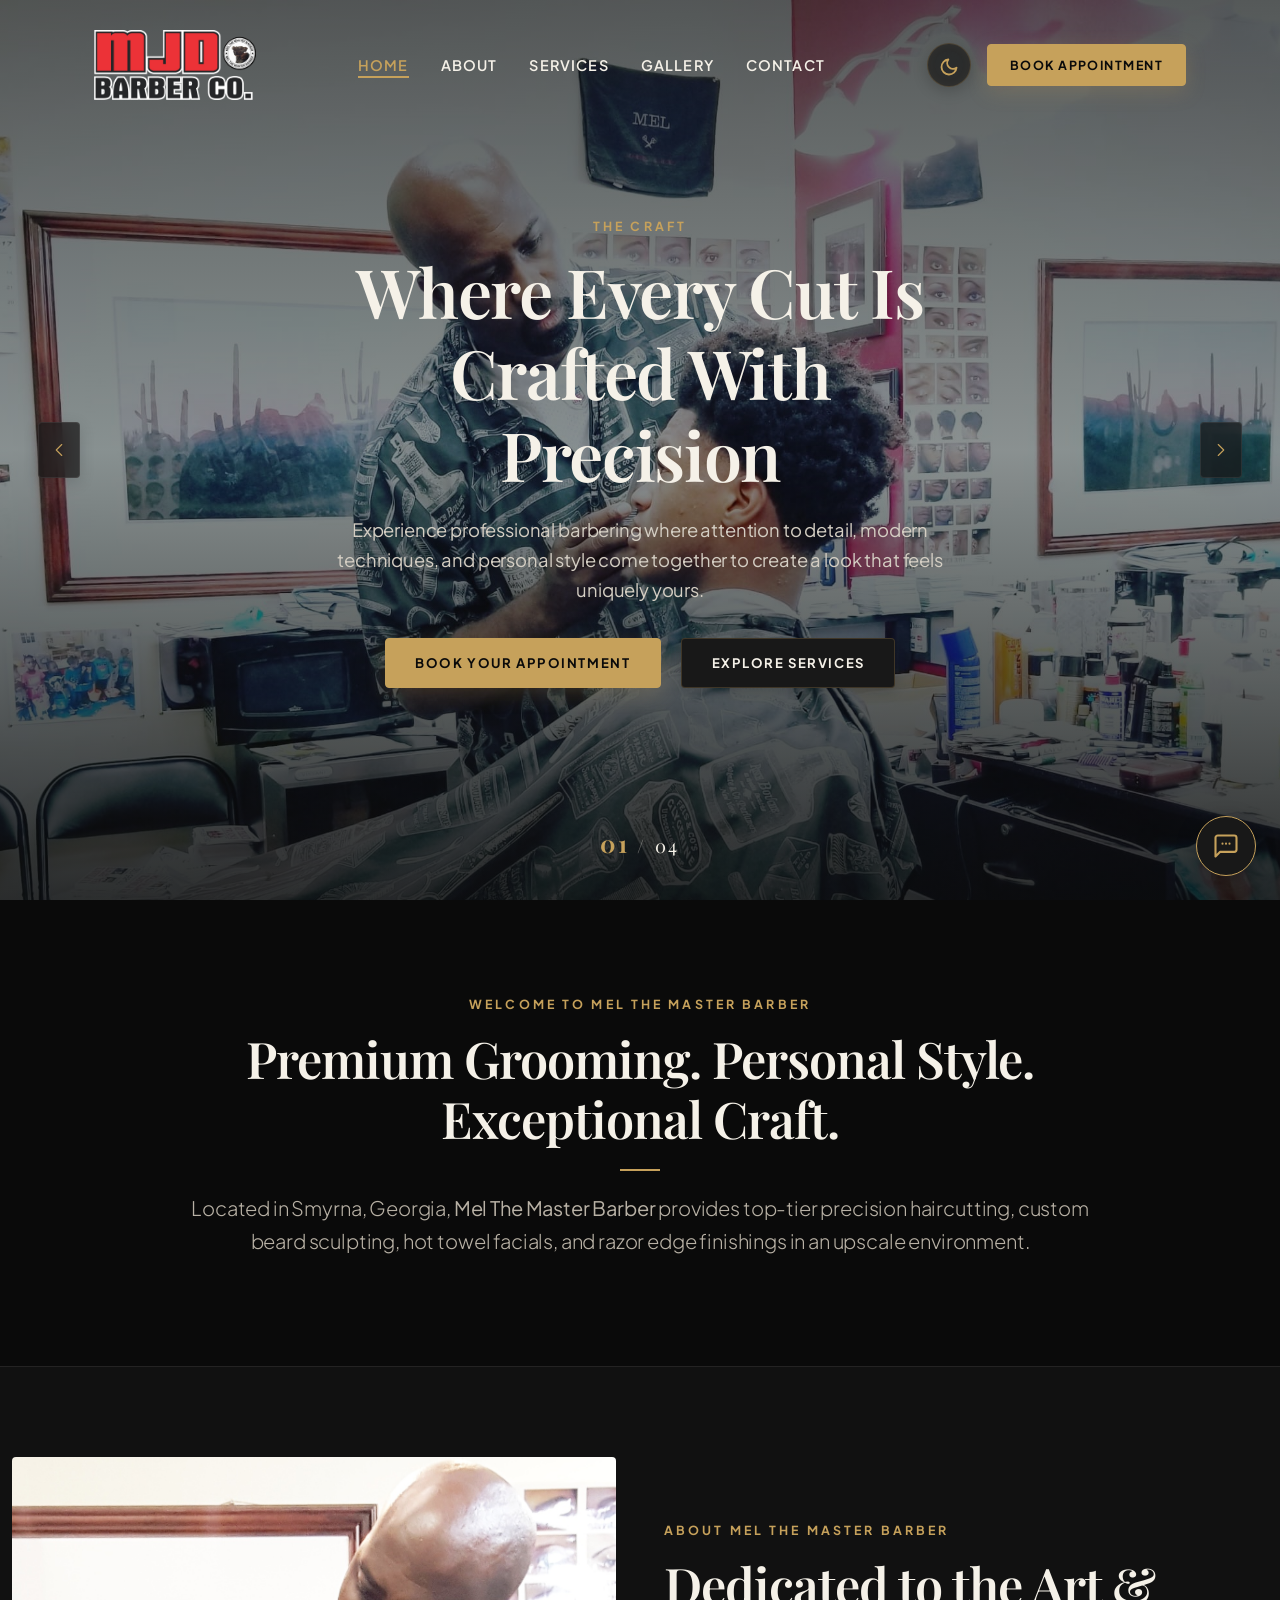
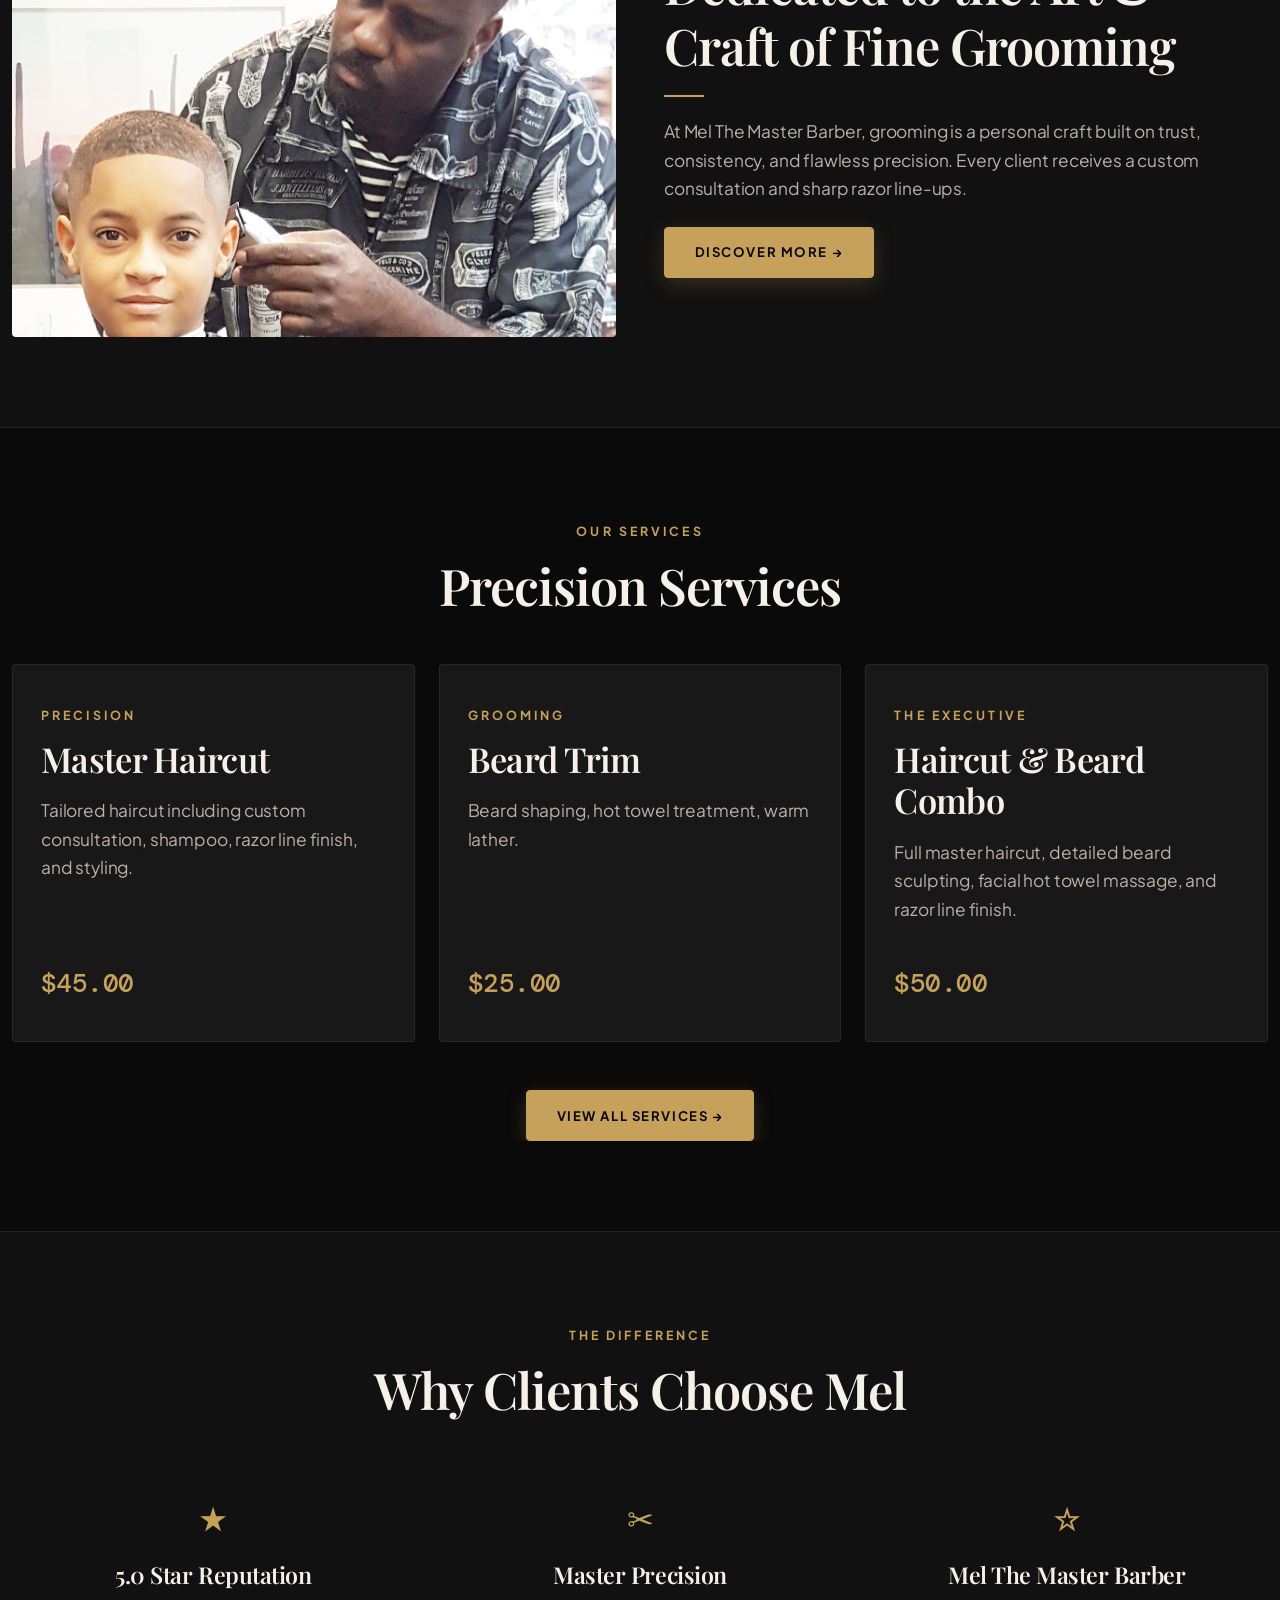
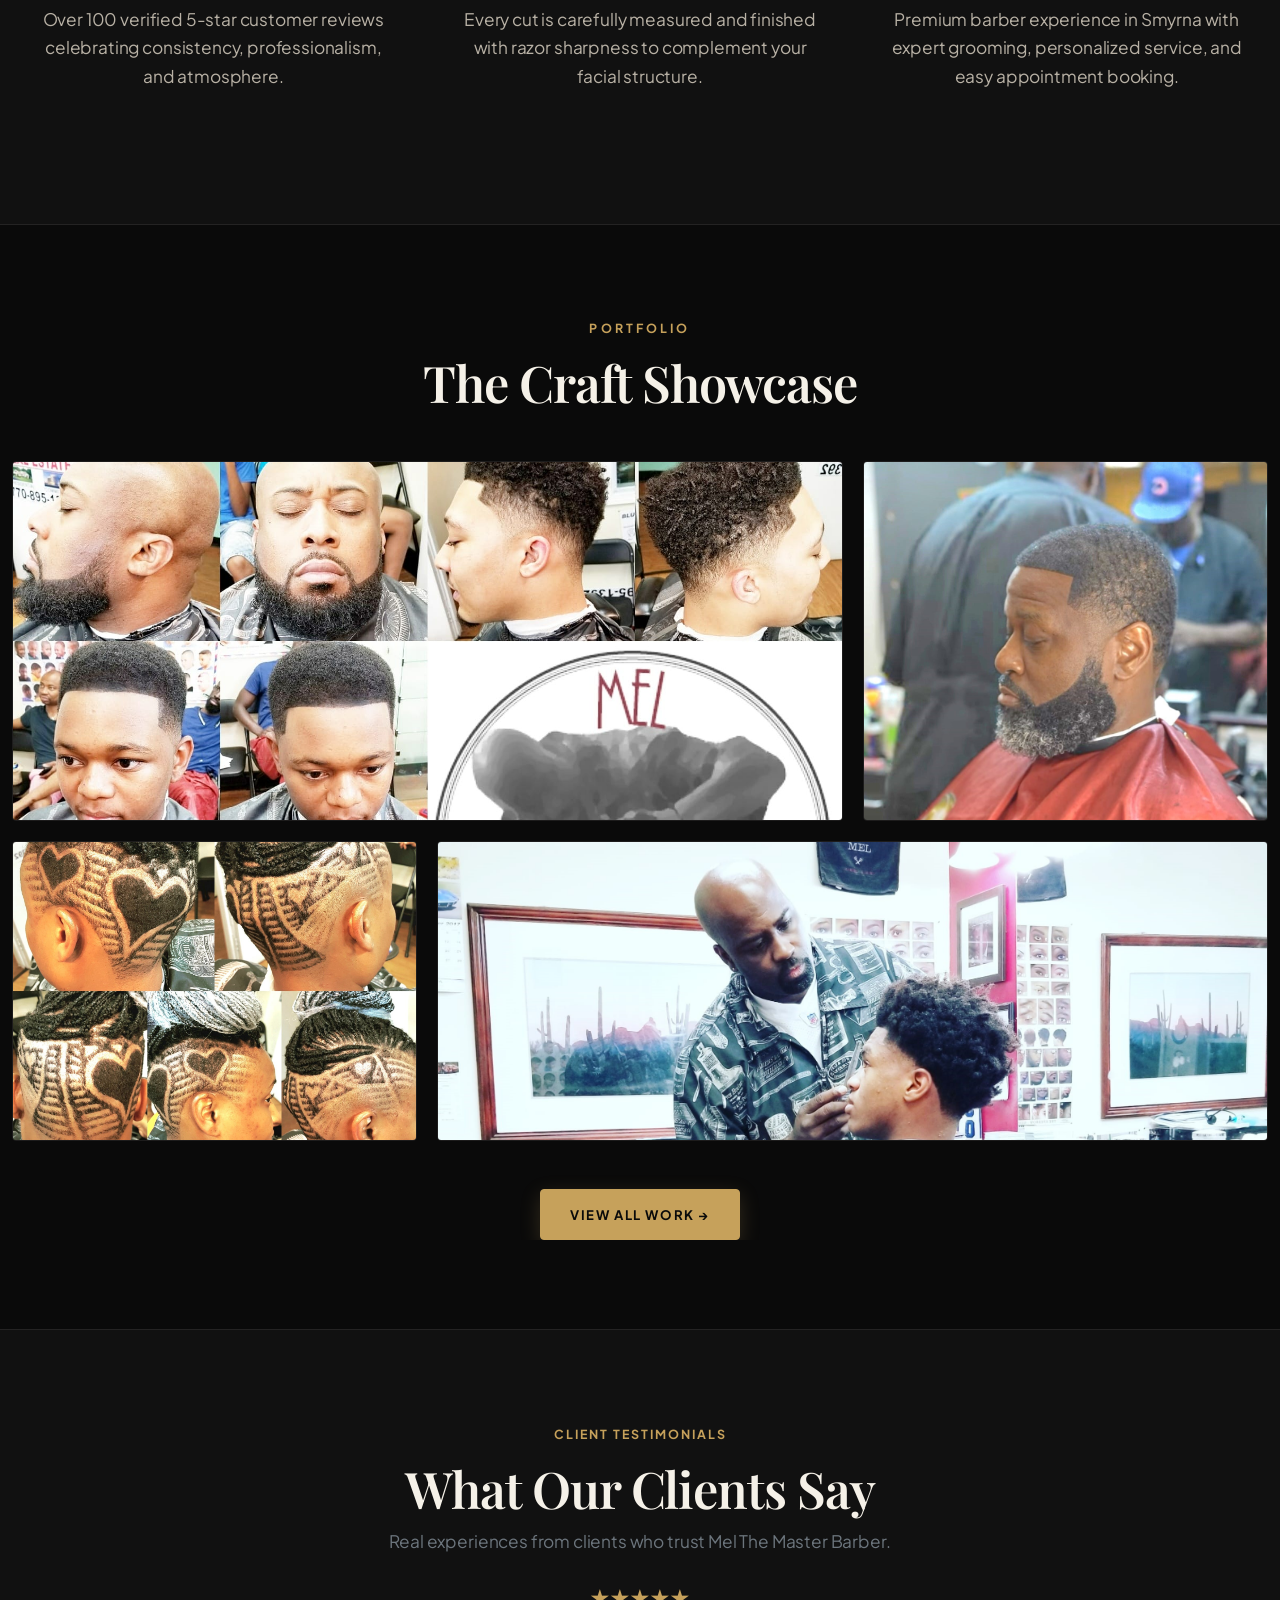
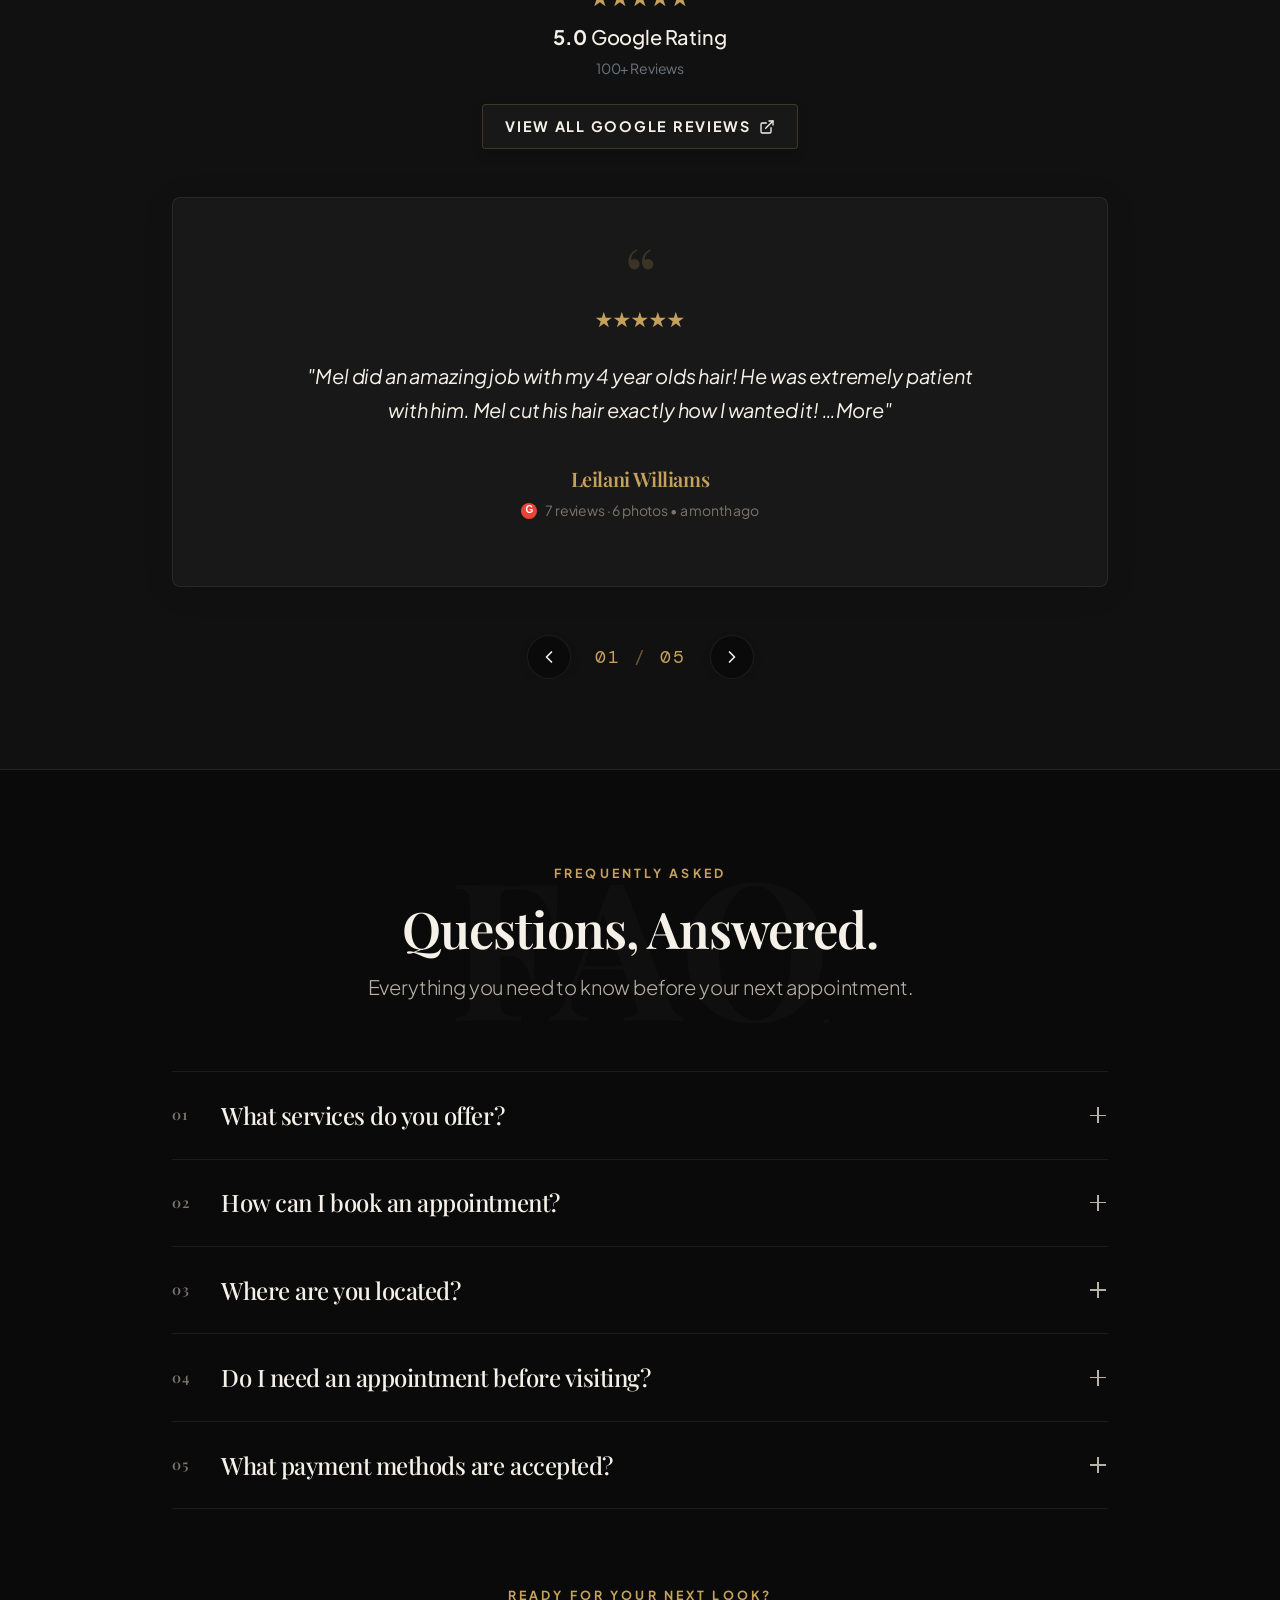
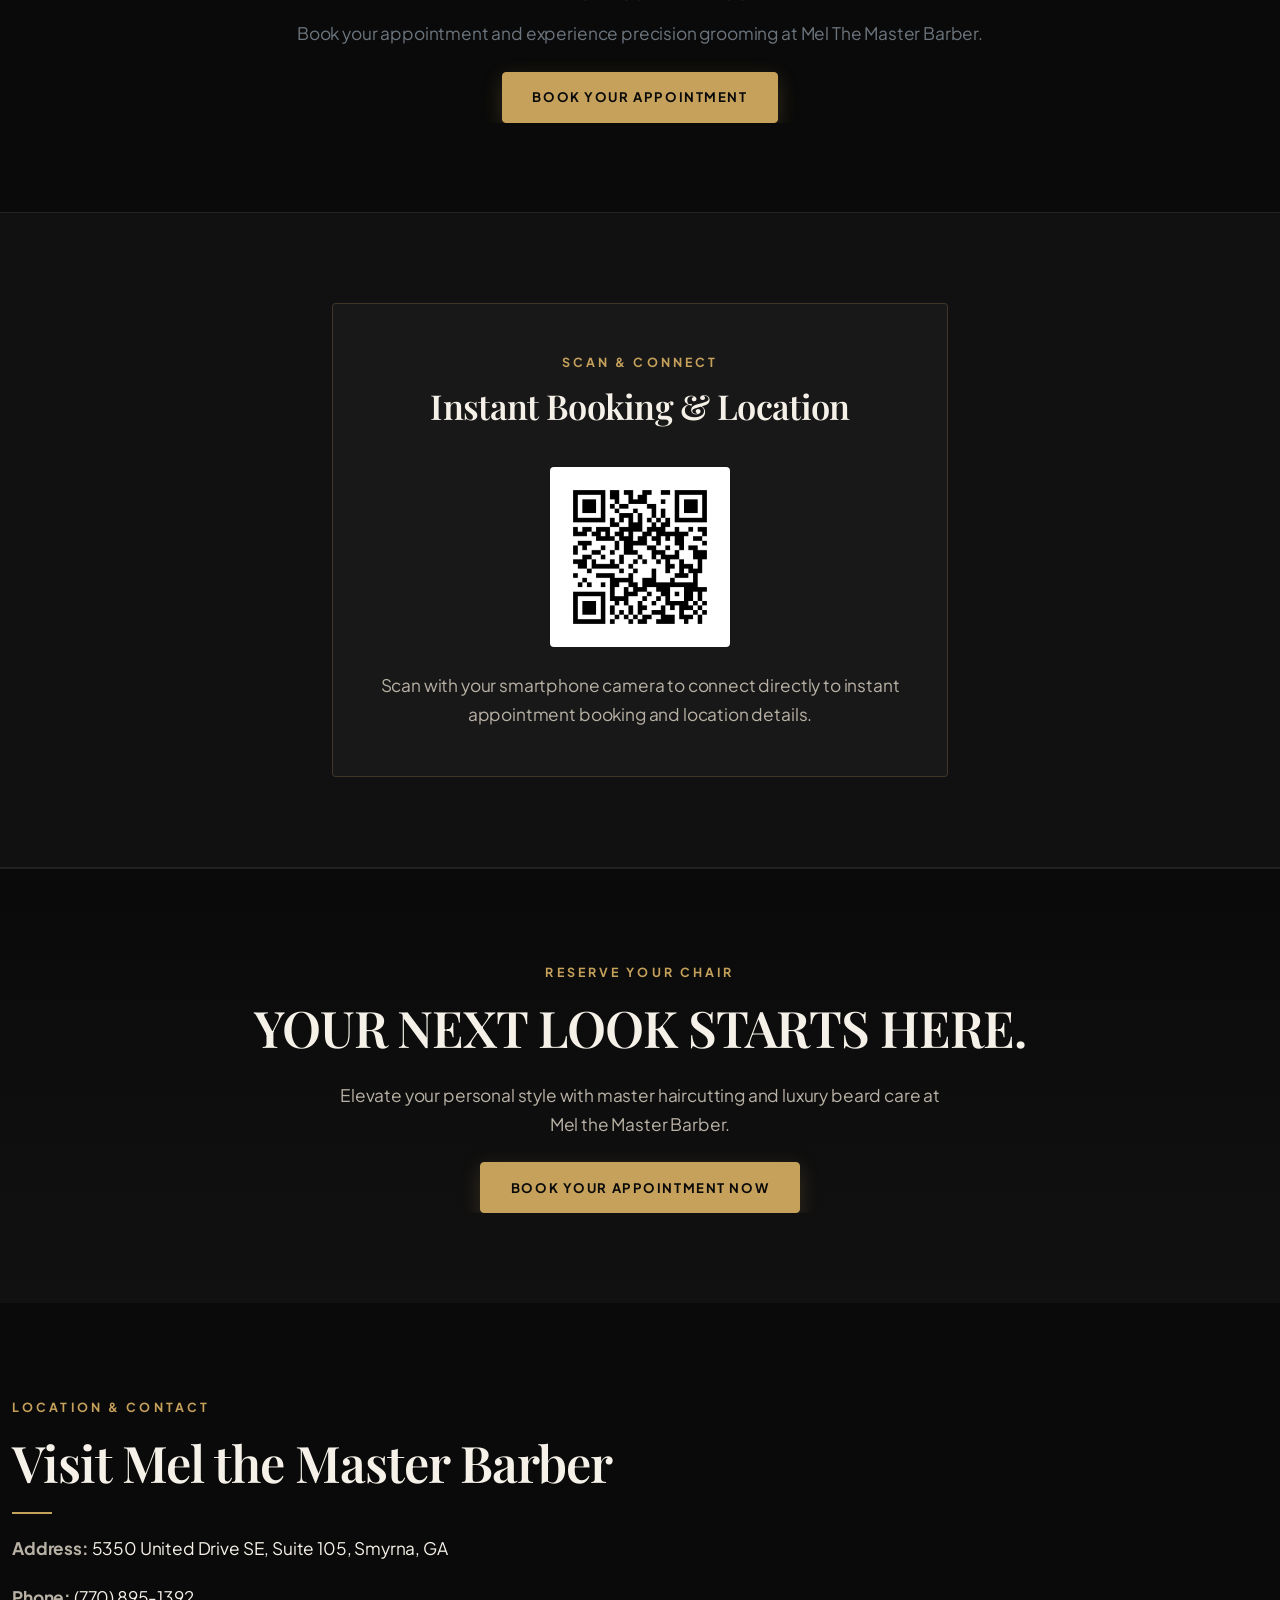
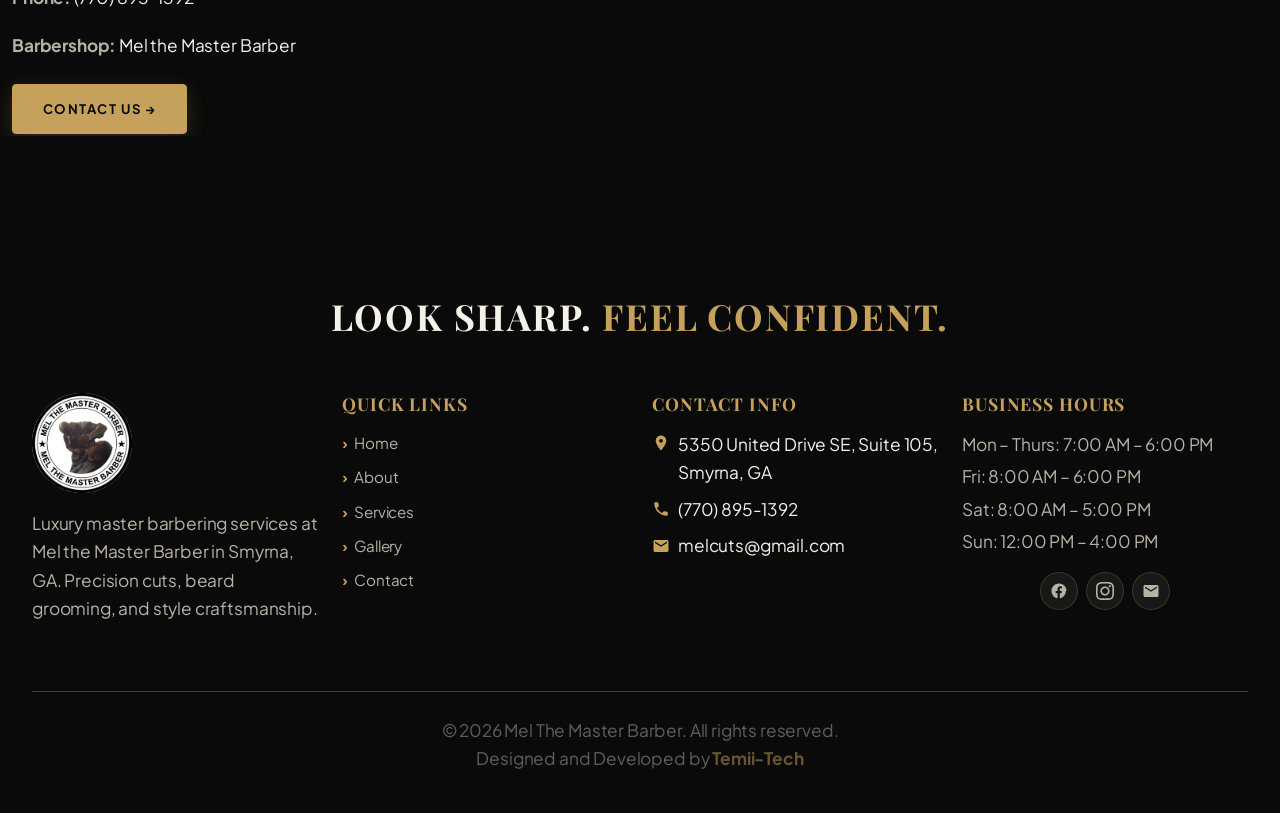
<file: index.html>
<!DOCTYPE html>
<html lang="en" data-theme="dark">
<head>
  <meta charset="UTF-8">
  <meta name="viewport" content="width=device-width, initial-scale=1.0, maximum-scale=5.0">
  <title>Mel The Master Barber | Premium Luxury Barbering in Smyrna, GA</title>
  <meta name="description" content="Experience master barbering by Mel at Mel the Master Barber, Smyrna GA. Precision haircuts, hot towel facial beard treatments, razor shaves & luxury style.">
  
  <!-- Bootstrap 5 CSS -->
  <link href="https://cdn.jsdelivr.net/npm/bootstrap@5.3.2/dist/css/bootstrap.min.css" rel="stylesheet">
  
  <!-- Google Fonts: Playfair Display & Plus Jakarta Sans -->
  <link rel="preconnect" href="https://fonts.googleapis.com">
  <link rel="preconnect" href="https://fonts.gstatic.com" crossorigin>
  <link href="https://fonts.googleapis.com/css2?family=Playfair+Display:ital,wght@0,500;0,600;0,700;1,400&family=Plus+Jakarta+Sans:wght@400;500;600;700&family=DM+Mono:wght@400;500&display=swap" rel="stylesheet">
  
  <!-- Custom CSS Design System & Responsive Rules -->
  <link rel="stylesheet" href="css/style.css">
  <link rel="stylesheet" href="css/responsive.css">
  <!-- Chatbot CSS -->
  <link rel="stylesheet" href="css/chatbot.css">
  <!-- Page-specific: Modern price numerals -->
  <style>
    .service-price {
      font-family: 'DM Mono', 'Courier New', monospace !important;
      font-weight: 500;
      letter-spacing: -0.02em;
    }
  </style>
</head>
<body>

  <!-- ==========================================
       PREMIUM FLOATING NAVBAR (DESKTOP 1-LINE: [LOGO] [NAV LINKS (14-15px)] [CTA BUTTON])
       ========================================== -->
  <div class="navbar-floating-wrapper" id="navbarWrapper">
    <div class="navbar-floating-container">
      
      <!-- 1. LOGO (LEFT) -->
        <a class="navbar-brand navbar-brand-custom" href="index.html">
          <img src="images/navbar/logo.jpeg" alt="Mel The Master Barber Logo" class="brand-logo-img">
        </a>

      <!-- 2. DESKTOP NAV LINKS (CENTER - EXACT 1-LINE 14.5px) -->
      <ul class="desktop-nav-links d-none d-lg-flex">
        <li><a class="nav-link-custom active" href="index.html">Home</a></li>
        <li><a class="nav-link-custom" href="about.html">About</a></li>
        <li><a class="nav-link-custom" href="services.html">Services</a></li>
        <li><a class="nav-link-custom" href="gallery.html">Gallery</a></li>
        <li><a class="nav-link-custom" href="contact.html">Contact</a></li>
      </ul>

      <!-- 3. CTA BUTTON & THEME TOGGLE (RIGHT) -->
      <div class="desktop-nav-actions d-none d-lg-flex">
        <button class="theme-toggle-btn" id="themeToggleBtnDesktop" aria-label="Toggle dark/light theme">
          <span class="themeIcon">
            <svg viewBox="0 0 24 24" width="18" height="18"><path fill="currentColor" d="M12.3 2c.43 0 .77.35.7.78-.47 2.87.41 5.84 2.45 7.88 2.04 2.04 5.01 2.92 7.88 2.45.43-.07.78.27.78.7 0 5.52-4.48 10-10 10S2 19.32 2 13.8 6.78 2 12.3 2z"/></svg>
          </span>
        </button>
        <a href="https://mel-the-master-barber.square.site/" target="_blank" rel="noopener" class="btn-gold-primary" style="padding: 0.6rem 1.35rem; font-size: 0.78rem;">Book Appointment</a>
      </div>

      <!-- MOBILE CONTROLS (MOBILE: [LOGO] [THEME TOGGLE] [HAMBURGER MENU]) -->
      <div class="mobile-nav-controls d-flex align-items-center gap-2 d-lg-none">
        <button class="theme-toggle-btn" id="themeToggleBtnMobile" aria-label="Toggle dark/light theme">
          <span class="themeIcon">
            <svg viewBox="0 0 24 24" width="18" height="18"><path fill="currentColor" d="M12.3 2c.43 0 .77.35.7.78-.47 2.87.41 5.84 2.45 7.88 2.04 2.04 5.01 2.92 7.88 2.45.43-.07.78.27.78.7 0 5.52-4.48 10-10 10S2 19.32 2 13.8 6.78 2 12.3 2z"/></svg>
          </span>
        </button>
        <!-- PREMIUM HAMBURGER -->
        <button class="mob-hamburger" type="button" id="mobileNavToggler" aria-label="Toggle navigation" aria-expanded="false">
          <span class="mob-ham-bar"></span>
          <span class="mob-ham-bar"></span>
          <span class="mob-ham-bar"></span>
        </button>
      </div>

    </div>
  </div>

  <!-- MOBILE FULL-SCREEN EDITORIAL MENU -->
  <div class="mob-menu-overlay d-lg-none" id="navbarCollapse" aria-hidden="true">
    <!-- Decorative editorial watermark -->
    <div class="mob-menu-watermark" aria-hidden="true">MEL</div>

    <!-- Close button -->
    <button class="mob-menu-close" id="mobileNavClose" aria-label="Close navigation">
      <svg viewBox="0 0 24 24" width="22" height="22" fill="none" stroke="currentColor" stroke-width="1.8" stroke-linecap="round"><line x1="18" y1="6" x2="6" y2="18"/><line x1="6" y1="6" x2="18" y2="18"/></svg>
    </button>

    <!-- Navigation List -->
    <nav class="mob-menu-nav" aria-label="Mobile navigation">
      <ul class="mob-nav-list">
        <li class="mob-nav-item" style="--i:0">
          <a class="mob-nav-link active" href="index.html">
            <span class="mob-nav-num">01</span>
            <span class="mob-nav-label">Home</span>
            <span class="mob-nav-arrow">&rarr;</span>
          </a>
        </li>
        <li class="mob-nav-item" style="--i:1">
          <a class="mob-nav-link" href="about.html">
            <span class="mob-nav-num">02</span>
            <span class="mob-nav-label">About</span>
            <span class="mob-nav-arrow">&rarr;</span>
          </a>
        </li>
        <li class="mob-nav-item" style="--i:2">
          <a class="mob-nav-link" href="services.html">
            <span class="mob-nav-num">03</span>
            <span class="mob-nav-label">Services</span>
            <span class="mob-nav-arrow">&rarr;</span>
          </a>
        </li>
        <li class="mob-nav-item" style="--i:3">
          <a class="mob-nav-link" href="gallery.html">
            <span class="mob-nav-num">04</span>
            <span class="mob-nav-label">Gallery</span>
            <span class="mob-nav-arrow">&rarr;</span>
          </a>
        </li>
        <li class="mob-nav-item" style="--i:4">
          <a class="mob-nav-link" href="index.html#reviews">
            <span class="mob-nav-num">05</span>
            <span class="mob-nav-label">Reviews</span>
            <span class="mob-nav-arrow">&rarr;</span>
          </a>
        </li>
        <li class="mob-nav-item" style="--i:5">
          <a class="mob-nav-link" href="index.html#faq">
            <span class="mob-nav-num">06</span>
            <span class="mob-nav-label">FAQ</span>
            <span class="mob-nav-arrow">&rarr;</span>
          </a>
        </li>
        <li class="mob-nav-item" style="--i:6">
          <a class="mob-nav-link" href="contact.html">
            <span class="mob-nav-num">07</span>
            <span class="mob-nav-label">Contact</span>
            <span class="mob-nav-arrow">&rarr;</span>
          </a>
        </li>
      </ul>
    </nav>

    <!-- Premium booking CTA -->
    <div class="mob-menu-cta">
      <p class="mob-cta-label">READY FOR YOUR NEXT LOOK?</p>
      <a href="https://mel-the-master-barber.square.site/" target="_blank" rel="noopener" class="mob-cta-btn">BOOK APPOINTMENT</a>
    </div>
  </div>

  <!-- ==========================================
       HERO SECTION — 4 CINEMATIC SLIDES
       ========================================== -->
  <section class="hero-slider-section">
    <!-- SLIDE 01: THE CRAFT -->
    <div class="hero-slide active">
      <div class="hero-slide-bg" style="background-image: url('images/hero/slide1.jpeg');"></div>
      <div class="hero-overlay"></div>
      <div class="container hero-content-wrapper">
        <div class="hero-text-box">
          <span class="eyebrow">THE CRAFT</span>
          <h1 class="hero-headline">Where Every Cut Is Crafted With Precision</h1>
          <p class="hero-description">
            Experience professional barbering where attention to detail, modern techniques, and personal style come together to create a look that feels uniquely yours.
          </p>
          <div class="hero-cta-group justify-content-center">
            <a href="https://mel-the-master-barber.square.site/" target="_blank" rel="noopener" class="btn-gold-primary">Book Your Appointment</a>
            <a href="services.html" class="btn-gold-secondary">Explore Services</a>
          </div>
        </div>
      </div>
    </div>

    <!-- SLIDE 02: THE EXPERIENCE -->
    <div class="hero-slide">
      <div class="hero-slide-bg" style="background-image: url('images/hero/slide2.jpeg');"></div>
      <div class="hero-overlay"></div>
      <div class="container hero-content-wrapper">
        <div class="hero-text-box">
          <span class="eyebrow">THE EXPERIENCE</span>
          <h1 class="hero-headline">More Than Just a Haircut — It’s Your Experience</h1>
          <p class="hero-description">
            Step into a comfortable and professional environment where every visit is designed around quality service, confidence, and a style you’ll be proud to wear.
          </p>
          <div class="hero-cta-group justify-content-center">
            <a href="https://mel-the-master-barber.square.site/" target="_blank" rel="noopener" class="btn-gold-primary">Book Your Appointment</a>
            <a href="about.html" class="btn-gold-secondary">Discover More</a>
          </div>
        </div>
      </div>
    </div>

    <!-- SLIDE 03: YOUR STYLE -->
    <div class="hero-slide">
      <div class="hero-slide-bg" style="background-image: url('images/hero/slide3.jpeg');"></div>
      <div class="hero-overlay"></div>
      <div class="container hero-content-wrapper">
        <div class="hero-text-box">
          <span class="eyebrow">YOUR STYLE</span>
          <h1 class="hero-headline">Your Style Deserves the Attention It Demands</h1>
          <p class="hero-description">
            From clean, classic cuts to modern styles and detailed grooming, every service is tailored to complement your look and bring out your best.
          </p>
          <div class="hero-cta-group justify-content-center">
            <a href="https://mel-the-master-barber.square.site/" target="_blank" rel="noopener" class="btn-gold-primary">Book Your Appointment</a>
            <a href="services.html" class="btn-gold-secondary">View Services</a>
          </div>
        </div>
      </div>
    </div>

    <!-- SLIDE 04: THE MASTER -->
    <div class="hero-slide">
      <div class="hero-slide-bg" style="background-image: url('images/hero/slide4.jpeg');"></div>
      <div class="hero-overlay"></div>
      <div class="container hero-content-wrapper">
        <div class="hero-text-box">
          <span class="eyebrow">THE MASTER</span>
          <h1 class="hero-headline">Mastering the Craft. Elevating Your Style.</h1>
          <p class="hero-description">
            With skill, passion, and a commitment to exceptional grooming, every detail is carefully finished to deliver the sharp, confident look you came in for.
          </p>
          <div class="hero-cta-group justify-content-center">
            <a href="https://mel-the-master-barber.square.site/" target="_blank" rel="noopener" class="btn-gold-primary">Book Your Appointment</a>
            <a href="about.html" class="btn-gold-secondary">Meet the Barber</a>
          </div>
        </div>
      </div>
    </div>

    <!-- SIDE NAVIGATION ARROWS (LEFT & RIGHT) -->
    <div class="hero-side-nav">
      <button class="hero-side-btn" id="heroPrevBtn" aria-label="Previous Slide">
        <svg viewBox="0 0 24 24" width="22" height="22" fill="none" stroke="currentColor" stroke-width="1.2" stroke-linecap="round" stroke-linejoin="round"><polyline points="15 18 9 12 15 6"></polyline></svg>
      </button>
      <button class="hero-side-btn" id="heroNextBtn" aria-label="Next Slide">
        <svg viewBox="0 0 24 24" width="22" height="22" fill="none" stroke="currentColor" stroke-width="1.2" stroke-linecap="round" stroke-linejoin="round"><polyline points="9 18 15 12 9 6"></polyline></svg>
      </button>
    </div>

    <!-- BOTTOM COUNTER -->
    <div class="hero-bottom-counter">
      <span class="current-num" id="heroCurrentSlideNum">01</span>
      <span style="opacity: 0.4;">/</span>
      <span>04</span>
    </div>
  </section>

  <!-- ==========================================
       SECTION 3: BRAND STATEMENT
       ========================================== -->
  <section class="section-padding">
    <div class="container">
      <div class="row justify-content-center text-center">
        <div class="col-lg-9">
          <span class="eyebrow">WELCOME TO MEL THE MASTER BARBER</span>
          <h2>Premium Grooming. Personal Style. Exceptional Craft.</h2>
          <div class="gold-divider mx-auto"></div>
          <p class="lead" style="color: var(--text-secondary);">
            Located in Smyrna, Georgia, <strong>Mel The Master Barber</strong> provides top-tier precision haircutting, custom beard sculpting, hot towel facials, and razor edge finishings in an upscale environment.
          </p>
        </div>
      </div>
    </div>
  </section>

  <!-- ==========================================
       SECTION 4: ABOUT PREVIEW (VISIBLE BUTTON)
       ========================================== -->
  <section class="section-padding bg-secondary-section">
    <div class="container">
      <div class="row align-items-center g-5">
        <div class="col-lg-6">
          <div class="image-frame">
            <img src="images/about/aboutnew.jpeg" alt="Mel The Master Barber" loading="lazy">
          </div>
        </div>
        <div class="col-lg-6">
          <span class="eyebrow">ABOUT MEL THE MASTER BARBER</span>
          <h2>Dedicated to the Art & Craft of Fine Grooming</h2>
          <div class="gold-divider"></div>
          <p>
            At Mel The Master Barber, grooming is a personal craft built on trust, consistency, and flawless precision. Every client receives a custom consultation and sharp razor line-ups.
          </p>
          <div class="mt-4">
            <a href="about.html" class="btn-gold-primary">Discover More &rarr;</a>
          </div>
        </div>
      </div>
    </div>
  </section>

  <!-- ==========================================
       SECTION 5: FEATURED SERVICES (VIP BUTTON BELOW CARDS)
       ========================================== -->
  <section class="section-padding">
    <div class="container">
      <div class="text-center mb-5">
        <span class="eyebrow">OUR SERVICES</span>
        <h2>Precision Services</h2>
      </div>

      <div class="row g-4 mb-5">
        <div class="col-md-6 col-lg-4">
          <div class="service-card">
            <div>
              <span class="eyebrow">PRECISION</span>
              <h3 class="mb-3">Master Haircut</h3>
              <p>Tailored haircut including custom consultation, shampoo, razor line finish, and styling.</p>
            </div>
            <div class="service-price">$45.00</div>
          </div>
        </div>

        <div class="col-md-6 col-lg-4">
          <div class="service-card">
            <div>
              <span class="eyebrow">GROOMING</span>
              <h3 class="mb-3">Beard Trim</h3>
              <p>Beard shaping, hot towel treatment, warm lather.</p>
            </div>
            <div class="service-price">$25.00</div>
          </div>
        </div>

        <div class="col-md-6 col-lg-4">
          <div class="service-card">
            <div>
              <span class="eyebrow">THE EXECUTIVE</span>
              <h3 class="mb-3">Haircut & Beard Combo</h3>
              <p>Full master haircut, detailed beard sculpting, facial hot towel massage, and razor line finish.</p>
            </div>
            <div class="service-price">$50.00</div>
          </div>
        </div>
      </div>

      <!-- CENTERED VIP CHAMPAGNE-GOLD BUTTON BELOW ALL SERVICE CARDS -->
      <div class="text-center">
        <a href="services.html" class="btn-gold-primary">View All Services &rarr;</a>
      </div>
    </div>
  </section>

  <!-- ==========================================
       SECTION 6: WHY CHOOSE US
       ========================================== -->
  <section class="section-padding bg-secondary-section">
    <div class="container">
      <div class="text-center max-width-700 mx-auto mb-5">
        <span class="eyebrow">THE DIFFERENCE</span>
        <h2>Why Clients Choose Mel</h2>
      </div>

      <div class="row g-4 text-center">
        <div class="col-md-4">
          <div style="padding: 1.5rem;">
            <div style="font-size: 2rem; color: var(--accent); margin-bottom: 1rem;">&#9733;</div>
            <h4 class="mb-3">5.0 Star Reputation</h4>
            <p>Over 100 verified 5-star customer reviews celebrating consistency, professionalism, and atmosphere.</p>
          </div>
        </div>

        <div class="col-md-4">
          <div style="padding: 1.5rem;">
            <div style="font-size: 2rem; color: var(--accent); margin-bottom: 1rem;">&#9986;</div>
            <h4 class="mb-3">Master Precision</h4>
            <p>Every cut is carefully measured and finished with razor sharpness to complement your facial structure.</p>
          </div>
        </div>

        <div class="col-md-4">
          <div style="padding: 1.5rem;">
            <div style="font-size: 2rem; color: var(--accent); margin-bottom: 1rem;">&#9734;</div>
            <h4 class="mb-3">Mel The Master Barber</h4>
            <p>Premium barber experience in Smyrna with expert grooming, personalized service, and easy appointment booking.</p>
          </div>
        </div>
      </div>
    </div>
  </section>

  <!-- ==========================================
       SECTION 7: GALLERY PREVIEW (BUTTON BELOW IMAGES)
       ========================================== -->
  <section class="section-padding">
    <div class="container">
      <div class="text-center mb-5">
        <span class="eyebrow">PORTFOLIO</span>
        <h2>The Craft Showcase</h2>
      </div>

      <div class="gallery-grid mb-5">
        <div class="gallery-item gallery-item-large" style="height: 360px;">
          <img src="images/hero/show 2 (2).jpeg" alt="Master Cut Precision" loading="lazy">
        </div>
        <div class="gallery-item gallery-item-small" style="height: 360px;">
          <img src="images/hero/portfolio1.jpeg" alt="Razor Line Up" loading="lazy">
        </div>
        <div class="gallery-item gallery-item-small" style="height: 300px;">
          <img src="images/hero/show 2 (4).jpeg" alt="Beard Treatment" loading="lazy">
        </div>
        <div class="gallery-item gallery-item-large" style="height: 300px;">
          <img src="images/hero/show 2 (1).jpeg" alt="Mel Master Barber" loading="lazy">
        </div>
      </div>

      <!-- CENTERED VIP CHAMPAGNE-GOLD BUTTON BELOW GALLERY -->
      <div class="text-center">
        <a href="gallery.html" class="btn-gold-primary">View All Work &rarr;</a>
      </div>
    </div>
  </section>

  <!-- ==========================================
       SECTION 8: VERIFIED REVIEWS CAROUSEL
       ========================================== -->
  <section class="section-padding bg-secondary-section" id="reviews">
    <div class="container">
      <div class="text-center mb-5">
        <span class="eyebrow" style="letter-spacing: 2px;">CLIENT TESTIMONIALS</span>
        <h2 class="mb-2">What Our Clients Say</h2>
        <p class="text-secondary mx-auto mb-4" style="max-width: 600px;">Real experiences from clients who trust Mel The Master Barber.</p>
        
        <!-- Google Reputation Block -->
        <div class="d-inline-flex flex-column align-items-center">
          <div class="mb-1" style="color: var(--accent); font-size: 1.4rem;">★★★★★</div>
          <div class="fs-5 fw-bold" style="color: var(--text-primary);">5.0 <span style="font-weight: 500;">Google Rating</span></div>
          <div class="small text-secondary mt-1 mb-4">100+ Reviews</div>
          
          <a href="https://www.google.com/maps/search/?api=1&query=Gold+Room+Grooming+Lounge+5350+United+Drive+SE+Suite+105+Smyrna+GA" target="_blank" rel="noopener" class="btn-gold-secondary d-inline-flex align-items-center gap-2" style="padding: 0.6rem 1.4rem; font-size: 0.9rem;">
            View All Google Reviews
            <svg viewBox="0 0 24 24" width="16" height="16" fill="none" stroke="currentColor" stroke-width="2" stroke-linecap="round" stroke-linejoin="round"><path d="M18 13v6a2 2 0 0 1-2 2H5a2 2 0 0 1-2-2V8a2 2 0 0 1 2-2h6"></path><polyline points="15 3 21 3 21 9"></polyline><line x1="10" y1="14" x2="21" y2="3"></line></svg>
          </a>
        </div>
      </div>

      <div class="row justify-content-center">
        <div class="col-lg-9 position-relative">
          
          <div class="testimonial-card text-center">
            
            <!-- Review 1 -->
            <div class="testimonial-slide active">
              <div class="quote-icon">“</div>
              <div class="mb-4" style="color: var(--accent); font-size: 1.25rem;">★★★★★</div>
              <p class="fs-5" style="color: var(--text-primary); font-style: italic; max-width: 700px; margin: 0 auto; line-height: 1.7;">
                "Mel did an amazing job with my 4 year olds hair! He was extremely patient with him. Mel cut his hair exactly how I wanted it! …More"
              </p>
              <div class="mt-4 pt-2 d-flex flex-column align-items-center">
                <a href="https://www.google.com/maps/contrib/117732703103866865864/reviews?hl=en-GB" target="_blank" rel="noopener" class="text-decoration-none customer-profile">
                  <h5 class="mb-1" style="color: var(--accent);">Leilani Williams</h5>
                  <div class="d-flex align-items-center justify-content-center gap-2 mt-1">
                    <span class="badge-google">G</span>
                    <small style="color: var(--text-muted);">7 reviews · 6 photos • a month ago</small>
                  </div>
                </a>
              </div>
            </div>

            <!-- Review 2 -->
            <div class="testimonial-slide">
              <div class="quote-icon">“</div>
              <div class="mb-4" style="color: var(--accent); font-size: 1.25rem;">★★★★★</div>
              <p class="fs-5" style="color: var(--text-primary); font-style: italic; max-width: 700px; margin: 0 auto; line-height: 1.7;">
                "I visited the from Cleveland, Ohio. From the moment I walked in, I knew I had found something special. The atmosphere was welcoming, clean, and full of positive energy. Everyone was professional, friendly, and made me feel comfortable from …More"
              </p>
              <div class="mt-4 pt-2 d-flex flex-column align-items-center">
                <a href="https://www.google.com/maps/contrib/104980841710980403532/reviews?hl=en-GB" target="_blank" rel="noopener" class="text-decoration-none customer-profile">
                  <h5 class="mb-1" style="color: var(--accent);">Sherjewel Clark</h5>
                  <div class="d-flex align-items-center justify-content-center gap-2 mt-1">
                    <span class="badge-google">G</span>
                    <small style="color: var(--text-muted);">Local Guide · 14 reviews · 54 photos • 2 months ago</small>
                  </div>
                </a>
              </div>
            </div>

            <!-- Review 3 -->
            <div class="testimonial-slide">
              <div class="quote-icon">“</div>
              <div class="mb-4" style="color: var(--accent); font-size: 1.25rem;">★★★★★</div>
              <p class="fs-5" style="color: var(--text-primary); font-style: italic; max-width: 700px; margin: 0 auto; line-height: 1.7;">
                "I booked an appointment about 4 months ago with Mel. I was honestly hesitant about trying a new barber, but Mel was great! Always takes his time and makes sure I always leave with the cut I want! The barber shop is a good and clean …More"
              </p>
              <div class="mt-4 pt-2 d-flex flex-column align-items-center">
                <a href="https://www.google.com/maps/contrib/104958326095210779792/reviews?hl=en-GB" target="_blank" rel="noopener" class="text-decoration-none customer-profile">
                  <h5 class="mb-1" style="color: var(--accent);">Axel Quintanar</h5>
                  <div class="d-flex align-items-center justify-content-center gap-2 mt-1">
                    <span class="badge-google">G</span>
                    <small style="color: var(--text-muted);">1 review • 4 months ago</small>
                  </div>
                </a>
              </div>
            </div>

            <!-- Review 4 -->
            <div class="testimonial-slide">
              <div class="quote-icon">“</div>
              <div class="mb-4" style="color: var(--accent); font-size: 1.25rem;">★★★★★</div>
              <p class="fs-5" style="color: var(--text-primary); font-style: italic; max-width: 700px; margin: 0 auto; line-height: 1.7;">
                "Mel the Master Barber is the real deal. Every time I sit in his chair, I leave sharper, cleaner, and more confident than when I walked in. His attention to detail is top tier — from the fade to the lineup, everything is precise and …More"
              </p>
              <div class="mt-4 pt-2 d-flex flex-column align-items-center">
                <a href="https://www.google.com/maps/contrib/114704883707063512150/reviews?hl=en-GB" target="_blank" rel="noopener" class="text-decoration-none customer-profile">
                  <h5 class="mb-1" style="color: var(--accent);">Akil Bey</h5>
                  <div class="d-flex align-items-center justify-content-center gap-2 mt-1">
                    <span class="badge-google">G</span>
                    <small style="color: var(--text-muted);">Local Guide · 19 reviews · 7 photos • 5 months ago</small>
                  </div>
                </a>
              </div>
            </div>

            <!-- Review 5 -->
            <div class="testimonial-slide">
              <div class="quote-icon">“</div>
              <div class="mb-4" style="color: var(--accent); font-size: 1.25rem;">★★★★★</div>
              <p class="fs-5" style="color: var(--text-primary); font-style: italic; max-width: 700px; margin: 0 auto; line-height: 1.7;">
                "I had a great experience getting both a haircut and beard trim. The attention to detail was outstanding. The fade was clean and blended perfectly, and my beard was shaped with sharp, precise lines. He took the time to understand exactly how …More"
              </p>
              <div class="mt-4 pt-2 d-flex flex-column align-items-center">
                <a href="https://www.google.com/maps/contrib/105436327409054891250/reviews?hl=en-GB" target="_blank" rel="noopener" class="text-decoration-none customer-profile">
                  <h5 class="mb-1" style="color: var(--accent);">Shawn Ross</h5>
                  <div class="d-flex align-items-center justify-content-center gap-2 mt-1">
                    <span class="badge-google">G</span>
                    <small style="color: var(--text-muted);">6 reviews · 2 photos • 6 months ago</small>
                  </div>
                </a>
              </div>
            </div>

          </div>

          <!-- Carousel Navigation -->
          <div class="d-flex justify-content-center align-items-center gap-4 mt-4 pt-4">
            <button class="nav-arrow-btn" id="reviewPrevBtn" aria-label="Previous Review">
              <svg viewBox="0 0 24 24" width="20" height="20" fill="none" stroke="currentColor" stroke-width="2" stroke-linecap="round" stroke-linejoin="round"><polyline points="15 18 9 12 15 6"></polyline></svg>
            </button>
            <div style="color: var(--accent); font-family: 'DM Mono', monospace; font-size: 1.1rem; letter-spacing: 2px;">
              <span id="reviewCurrentNum">01</span> <span style="opacity:0.5;">/</span> <span id="reviewTotalNum">05</span>
            </div>
            <button class="nav-arrow-btn" id="reviewNextBtn" aria-label="Next Review">
              <svg viewBox="0 0 24 24" width="20" height="20" fill="none" stroke="currentColor" stroke-width="2" stroke-linecap="round" stroke-linejoin="round"><polyline points="9 18 15 12 9 6"></polyline></svg>
            </button>
          </div>

        </div>
      </div>
    </div>
  </section>

  <!-- ==========================================
       SECTION 9: VIP FAQ ACCORDION (EDITORIAL SINGLE-OPEN CUSTOM)
       ========================================== -->
  <section class="section-padding">
    <div class="container text-center mb-5 position-relative">
      <!-- Subtle Decorative Element -->
      <div class="faq-bg-text">FAQ</div>

      <span class="eyebrow" style="position: relative; z-index: 2;">FREQUENTLY ASKED</span>
      <h2 style="position: relative; z-index: 2; margin-bottom: 0.75rem;">Questions, Answered.</h2>
      <p class="lead mx-auto" style="max-width: 600px; color: var(--text-secondary); position: relative; z-index: 2;">
        Everything you need to know before your next appointment.
      </p>
    </div>

    <!-- Centered FAQ Container -->
    <div class="container">
      <div class="row justify-content-center">
        <div class="col-lg-9 position-relative z-2">
          
          <div class="faq-accordion-custom">
            
            <!-- Item 1 -->
            <div class="faq-item-custom">
              <button class="faq-header-custom" type="button" aria-expanded="false" aria-controls="faq-body-01" id="faq-btn-01">
                <div class="faq-title-wrap">
                  <span class="faq-number">01</span>
                  <h3 class="faq-question">What services do you offer?</h3>
                </div>
                <div class="faq-icon-toggle"></div>
              </button>
              <div class="faq-body-custom" id="faq-body-01" role="region" aria-labelledby="faq-btn-01">
                <div class="faq-body-inner">
                  <div class="faq-answer-panel">
                    <span class="faq-answer-label">ANSWER</span>
                    <p>Mel offers master haircuts, precision fades, beard sculpting, hot towel facial beard treatments, razor shaves, and line-ups.</p>
                  </div>
                </div>
              </div>
            </div>

            <!-- Item 2 -->
            <div class="faq-item-custom">
              <button class="faq-header-custom" type="button" aria-expanded="false" aria-controls="faq-body-02" id="faq-btn-02">
                <div class="faq-title-wrap">
                  <span class="faq-number">02</span>
                  <h3 class="faq-question">How can I book an appointment?</h3>
                </div>
                <div class="faq-icon-toggle"></div>
              </button>
              <div class="faq-body-custom" id="faq-body-02" role="region" aria-labelledby="faq-btn-02">
                <div class="faq-body-inner">
                  <div class="faq-answer-panel">
                    <span class="faq-answer-label">ANSWER</span>
                    <p>Ready for your next look? Book your appointment online through our official booking page, or call <strong>(770) 895-1392</strong> for personalized assistance.</p>
                  </div>
                </div>
              </div>
            </div>

            <!-- Item 3 -->
            <div class="faq-item-custom">
              <button class="faq-header-custom" type="button" aria-expanded="false" aria-controls="faq-body-03" id="faq-btn-03">
                <div class="faq-title-wrap">
                  <span class="faq-number">03</span>
                  <h3 class="faq-question">Where are you located?</h3>
                </div>
                <div class="faq-icon-toggle"></div>
              </button>
              <div class="faq-body-custom" id="faq-body-03" role="region" aria-labelledby="faq-btn-03">
                <div class="faq-body-inner">
                  <div class="faq-answer-panel">
                    <span class="faq-answer-label">ANSWER</span>
                    <p>Located at <strong>5350 United Drive SE, Suite 105, Smyrna, GA</strong>.</p>
                  </div>
                </div>
              </div>
            </div>

            <!-- Item 4 -->
            <div class="faq-item-custom">
              <button class="faq-header-custom" type="button" aria-expanded="false" aria-controls="faq-body-04" id="faq-btn-04">
                <div class="faq-title-wrap">
                  <span class="faq-number">04</span>
                  <h3 class="faq-question">Do I need an appointment before visiting?</h3>
                </div>
                <div class="faq-icon-toggle"></div>
              </button>
              <div class="faq-body-custom" id="faq-body-04" role="region" aria-labelledby="faq-btn-04">
                <div class="faq-body-inner">
                  <div class="faq-answer-panel">
                    <span class="faq-answer-label">ANSWER</span>
                    <p>Appointments are strongly encouraged to secure your preferred time without waiting, though walk-ins are accommodated when open.</p>
                  </div>
                </div>
              </div>
            </div>

            <!-- Item 5 -->
            <div class="faq-item-custom">
              <button class="faq-header-custom" type="button" aria-expanded="false" aria-controls="faq-body-05" id="faq-btn-05">
                <div class="faq-title-wrap">
                  <span class="faq-number">05</span>
                  <h3 class="faq-question">What payment methods are accepted?</h3>
                </div>
                <div class="faq-icon-toggle"></div>
              </button>
              <div class="faq-body-custom" id="faq-body-05" role="region" aria-labelledby="faq-btn-05">
                <div class="faq-body-inner">
                  <div class="faq-answer-panel">
                    <span class="faq-answer-label">ANSWER</span>
                    <p>Major credit cards, debit, mobile payments, and cash are accepted at Mel The Master Barber shop.</p>
                  </div>
                </div>
              </div>
            </div>

          </div>

          <!-- OPTIONAL CTA -->
          <div class="text-center mt-5 pt-4">
            <span class="eyebrow">READY FOR YOUR NEXT LOOK?</span>
            <p class="mb-4 text-secondary">Book your appointment and experience precision grooming at Mel The Master Barber.</p>
            <a href="https://mel-the-master-barber.square.site/" target="_blank" rel="noopener" class="btn-gold-primary">BOOK YOUR APPOINTMENT</a>
          </div>

        </div>
      </div>
    </div>
  </section>

  <!-- ==========================================
       SECTION 10: QR CODE FEATURE ("SCAN & CONNECT")
       ========================================== -->
  <section class="section-padding bg-secondary-section">
    <div class="container">
      <div class="row justify-content-center">
        <div class="col-md-8 col-lg-6">
          <div class="qr-card">
            <span class="eyebrow">SCAN & CONNECT</span>
            <h3 class="mb-3">Instant Booking & Location</h3>
            <div class="qr-image-wrapper">
              <img src="images/navbar/qr-code (1).jpeg" alt="Mel The Master Barber QR Code">
            </div>
            <p class="mb-0">Scan with your smartphone camera to connect directly to instant appointment booking and location details.</p>
          </div>
        </div>
      </div>
    </div>
  </section>

  <!-- ==========================================
       SECTION 11: BOOKING CTA
       ========================================== -->
  <section class="section-padding text-center" style="background: linear-gradient(180deg, var(--bg-primary) 0%, var(--bg-secondary) 100%); border-top: 1px solid var(--border-subtle);">
    <div class="container">
      <span class="eyebrow">RESERVE YOUR CHAIR</span>
      <h2 class="mb-4">YOUR NEXT LOOK STARTS HERE.</h2>
      <p class="mx-auto mb-4" style="max-width: 600px;">
        Elevate your personal style with master haircutting and luxury beard care at Mel the Master Barber.
      </p>
      <a href="https://mel-the-master-barber.square.site/" target="_blank" rel="noopener" class="btn-gold-primary">BOOK YOUR APPOINTMENT NOW</a>
    </div>
  </section>

  <!-- ==========================================
       SECTION 12: CONTACT & LOCATION PREVIEW
       ========================================== -->
  <section class="section-padding">
    <div class="container">
      <div class="row g-5 align-items-center">
        <div class="col-lg-6">
          <span class="eyebrow">LOCATION & CONTACT</span>
          <h2>Visit Mel the Master Barber</h2>
          <div class="gold-divider"></div>
          <p><strong>Address:</strong> <a href="https://www.google.com/maps/search/?api=1&query=Gold+Room+Grooming+Lounge+5350+United+Drive+SE+Suite+105+Smyrna+GA" target="_blank" rel="noopener" class="interactive-contact-link">5350 United Drive SE, Suite 105, Smyrna, GA</a></p>
          <p><strong>Phone:</strong> <a href="tel:7708951392" class="interactive-contact-link">(770) 895-1392</a></p>
          <p><strong>Barbershop:</strong> <a href="https://www.google.com/maps/search/?api=1&query=Gold+Room+Grooming+Lounge+5350+United+Drive+SE+Suite+105+Smyrna+GA" target="_blank" rel="noopener" class="interactive-contact-link">Mel the Master Barber</a></p>
          <div class="mt-4">
            <a href="contact.html" class="btn-gold-primary">Contact Us &rarr;</a>
          </div>
        </div>
        <div class="col-lg-6">
          <!-- EMBEDDED INTERACTIVE GOOGLE MAP SHOWING EXACT VERIFIED LOCATION -->
          <div class="location-map-wrapper position-relative">
            <iframe 
              src="https://www.google.com/maps/embed?pb=!1m18!1m12!1m3!1d3312.378715873919!2d-84.5097486234673!3d33.88000492745778!2m3!1f0!2f0!3f0!3m2!1i1024!2i768!4f13.1!3m3!1m2!1s0x88f5173167eb28ab%3A0xb3e64c2bf634b3f8!2s5350%20United%20Dr%20SE%20%23105%2C%20Smyrna%2C%20GA%2030080!5e0!3m2!1sen!2sus!4v1700000000000!5m2!1sen!2sus" 
              width="100%" 
              height="320" 
              style="border:0; border-radius: var(--radius-md); filter: var(--map-filter, none);" 
              allowfullscreen="" 
              loading="lazy" 
              referrerpolicy="no-referrer-when-downgrade"
              title="Gold Room Grooming Lounge Location Map">
            </iframe>
            <div class="mt-3 text-end">            </div>
          </div>
        </div>
      </div>
    </div>
  </section>

  <!-- ==========================================
       SECTION 13: BRANDED FOOTER (WITH VIP ARROWS: › HOME)
       ========================================== -->
  <footer class="footer-custom">
    <div class="container">
      
      <div class="footer-brand-statement">
        LOOK SHARP. <span>FEEL CONFIDENT.</span>
      </div>

      <div class="row g-4 pt-3">
        <div class="col-lg-3 col-md-6">
          <div class="mb-3">
            <img src="images/navbar/footer-logo.jpeg" alt="Mel The Master Barber Logo" class="footer-logo-img rounded-circle">
          </div>
          <p>Luxury master barbering services at Mel the Master Barber in Smyrna, GA. Precision cuts, beard grooming, and style craftsmanship.</p>
          
          <!-- OFFICIAL VERIFIED SOCIAL LINKS -->
          
        </div>
        
        <!-- QUICK LINKS WITH VIP ARROWS -->
        <div class="col-lg-3 col-md-6">
          <h5 class="mb-3" style="color: var(--accent);">Quick Links</h5>
          <ul class="list-unstyled d-flex flex-column gap-2">
            <li><a href="index.html" class="footer-vip-link"><span class="arrow">&rsaquo;</span> Home</a></li>
            <li><a href="about.html" class="footer-vip-link"><span class="arrow">&rsaquo;</span> About</a></li>
            <li><a href="services.html" class="footer-vip-link"><span class="arrow">&rsaquo;</span> Services</a></li>
            <li><a href="gallery.html" class="footer-vip-link"><span class="arrow">&rsaquo;</span> Gallery</a></li>
            <li><a href="contact.html" class="footer-vip-link"><span class="arrow">&rsaquo;</span> Contact</a></li>
          </ul>
        </div>

        <!-- CONTACT INFORMATION COLUMN WITH ICONS -->
        <div class="col-lg-3 col-md-6">
          <h5 class="mb-3" style="color: var(--accent);">Contact Info</h5>
          <p class="mb-2 d-flex align-items-start gap-2">
            <svg viewBox="0 0 24 24" width="18" height="18" class="mt-1" style="color: var(--accent); flex-shrink: 0;"><path fill="currentColor" d="M12 2C8.13 2 5 5.13 5 9c0 5.25 7 13 7 13s7-7.75 7-13c0-3.87-3.13-7-7-7zm0 9.5c-1.38 0-2.5-1.12-2.5-2.5s1.12-2.5 2.5-2.5 2.5 1.12 2.5 2.5-1.12 2.5-2.5 2.5z"/></svg>
            <span><a href="https://www.google.com/maps/search/?api=1&query=Gold+Room+Grooming+Lounge+5350+United+Drive+SE+Suite+105+Smyrna+GA" target="_blank" rel="noopener" class="interactive-contact-link">5350 United Drive SE, Suite 105, Smyrna, GA</a></span>
          </p>
          <p class="mb-2 d-flex align-items-center gap-2">
            <svg viewBox="0 0 24 24" width="18" height="18" style="color: var(--accent); flex-shrink: 0;"><path fill="currentColor" d="M6.62 10.79c1.44 2.83 3.76 5.14 6.59 6.59l2.2-2.2c.27-.27.67-.36 1.02-.24 1.12.37 2.33.57 3.57.57.55 0 1 .45 1 1V20c0 .55-.45 1-1 1-9.39 0-17-7.61-17-17 0-.55.45-1 1-1h3.5c.55 0 1 .45 1 1 0 1.25.2 2.45.57 3.57.11.35.03.74-.25 1.02l-2.2 2.2z"/></svg>
            <span><a href="tel:7708951392" class="interactive-contact-link">(770) 895-1392</a></span>
          </p>
          <p class="mb-2 d-flex align-items-center gap-2">
            <svg viewBox="0 0 24 24" width="18" height="18" style="color: var(--accent); flex-shrink: 0;"><path fill="currentColor" d="M20 4H4c-1.1 0-1.99.9-1.99 2L2 18c0 1.1.9 2 2 2h16c1.1 0 2-.9 2-2V6c0-1.1-.9-2-2-2zm0 4l-8 5-8-5V6l8 5 8-5v2z"/></svg>
            <span><a href="mailto:melcuts@gmail.com" class="interactive-contact-link">melcuts@gmail.com</a></span>
          </p>
        </div>

        <div class="col-lg-3 col-md-6">
          <h5 class="mb-3" style="color: var(--accent);">Business Hours</h5>
          <p class="mb-1">Mon &ndash; Thurs: 7:00 AM &ndash; 6:00 PM</p>
          <p class="mb-1">Fri: 8:00 AM &ndash; 6:00 PM</p>
          <p class="mb-1">Sat: 8:00 AM &ndash; 5:00 PM</p>
          <p class="mb-1">Sun: 12:00 PM &ndash; 4:00 PM</p>
          
          <!-- OFFICIAL 3 SOCIAL ICONS (FB, IG, GMAIL) DIRECTLY BELOW BUSINESS HOURS -->
          <div class="footer-social-links d-flex align-items-center gap-2 mt-3 text-center justify-content-center">
            <!-- Facebook -->
            <a href="https://www.facebook.com/melthemasterbarber" target="_blank" rel="noopener" class="footer-social-icon" aria-label="Facebook Profile" title="Facebook">
              <svg viewBox="0 0 24 24" width="18" height="18"><path fill="currentColor" d="M22 12c0-5.52-4.48-10-10-10S2 6.48 2 12c0 4.84 3.44 8.87 8 9.8V15H7.5v-3H10V9.5C10 7.01 11.49 5.65 13.75 5.65c1.08 0 2.21.19 2.21.19v2.43h-1.25c-1.23 0-1.61.77-1.61 1.56V12h2.74l-.44 3h-2.3v6.8c4.56-.93 8-4.96 8-9.8z"/></svg>
            </a>
            <!-- Instagram -->
            <a href="https://www.instagram.com/melthemasterbarber/" target="_blank" rel="noopener" class="footer-social-icon" aria-label="Instagram Profile" title="Instagram">
              <svg viewBox="0 0 24 24" width="18" height="18"><path fill="currentColor" d="M12 2.163c3.204 0 3.584.012 4.85.07 3.252.148 4.771 1.691 4.919 4.919.058 1.265.069 1.645.069 4.849 0 3.205-.012 3.584-.069 4.849-.149 3.225-1.664 4.771-4.919 4.919-1.266.058-1.644.07-4.85.07-3.204 0-3.584-.012-4.849-.07-3.26-.149-4.771-1.699-4.919-4.92-.058-1.265-.07-1.644-.07-4.849 0-3.204.013-3.583.07-4.849.149-3.227 1.664-4.771 4.919-4.919 1.266-.057 1.645-.069 4.849-.069zm0-2.163c-3.259 0-3.667.014-4.947.072-4.358.2-6.78 2.618-6.98 6.98-.059 1.281-.073 1.689-.073 4.948 0 3.259.014 3.668.072 4.948.2 4.358 2.618 6.78 6.98 6.98 1.281.058 1.689.072 4.948.072 3.259 0 3.668-.014 4.948-.072 4.354-.2 6.782-2.618 6.979-6.98.059-1.28.073-1.689.073-4.948 0-3.259-.014-3.667-.072-4.947-.196-4.354-2.617-6.78-6.979-6.98-1.281-.059-1.69-.073-4.949-.073zm0 5.838c-3.403 0-6.162 2.759-6.162 6.162s2.759 6.163 6.162 6.163 6.162-2.759 6.162-6.163c0-3.403-2.759-6.162-6.162-6.162zm0 10.162c-2.209 0-4-1.79-4-4 0-2.209 1.791-4 4-4s4 1.791 4 4c0 2.21-1.791 4-4 4zm6.406-11.845c-.796 0-1.441.645-1.441 1.44s.645 1.44 1.441 1.44c.795 0 1.439-.645 1.439-1.44s-.644-1.44-1.439-1.44z"/></svg>
            </a>
            <!-- Gmail -->
            <a href="mailto:info@themelmasterbarber.com" class="footer-social-icon" aria-label="Send Email via Gmail" title="Gmail">
              <svg viewBox="0 0 24 24" width="18" height="18"><path fill="currentColor" d="M20 4H4c-1.1 0-1.99.9-1.99 2L2 18c0 1.1.9 2 2 2h16c1.1 0 2-.9 2-2V6c0-1.1-.9-2-2-2zm0 4l-8 5-8-5V6l8 5 8-5v2z"/></svg>
            </a>
          </div>
        </div>
      </div>

      <div class="text-center pt-4 mt-5 border-top border-secondary opacity-50">
        <p class="meduim mb-0">&copy; 2026 Mel The Master Barber. All rights reserved.</p>
        <p class="meduim mb-0">Designed and Developed by <a href="developer.html" target="_blank" rel="noopener noreferrer" class="fw-bold">Temii-Tech</a></p>
      </div>

    </div>
  </footer>

  <!-- Bootstrap 5 JS Bundle -->
  <script src="https://cdn.jsdelivr.net/npm/bootstrap@5.3.2/dist/css/bootstrap.min.css"></script>
  <script src="https://cdn.jsdelivr.net/npm/bootstrap@5.3.2/dist/js/bootstrap.bundle.min.js"></script>
  <!-- Custom JS Controller -->
  <script src="js/main.js"></script>
  <!-- AI Chatbot Logic -->
  <script src="js/chatbot.js"></script>
</body>
</html>
</file>
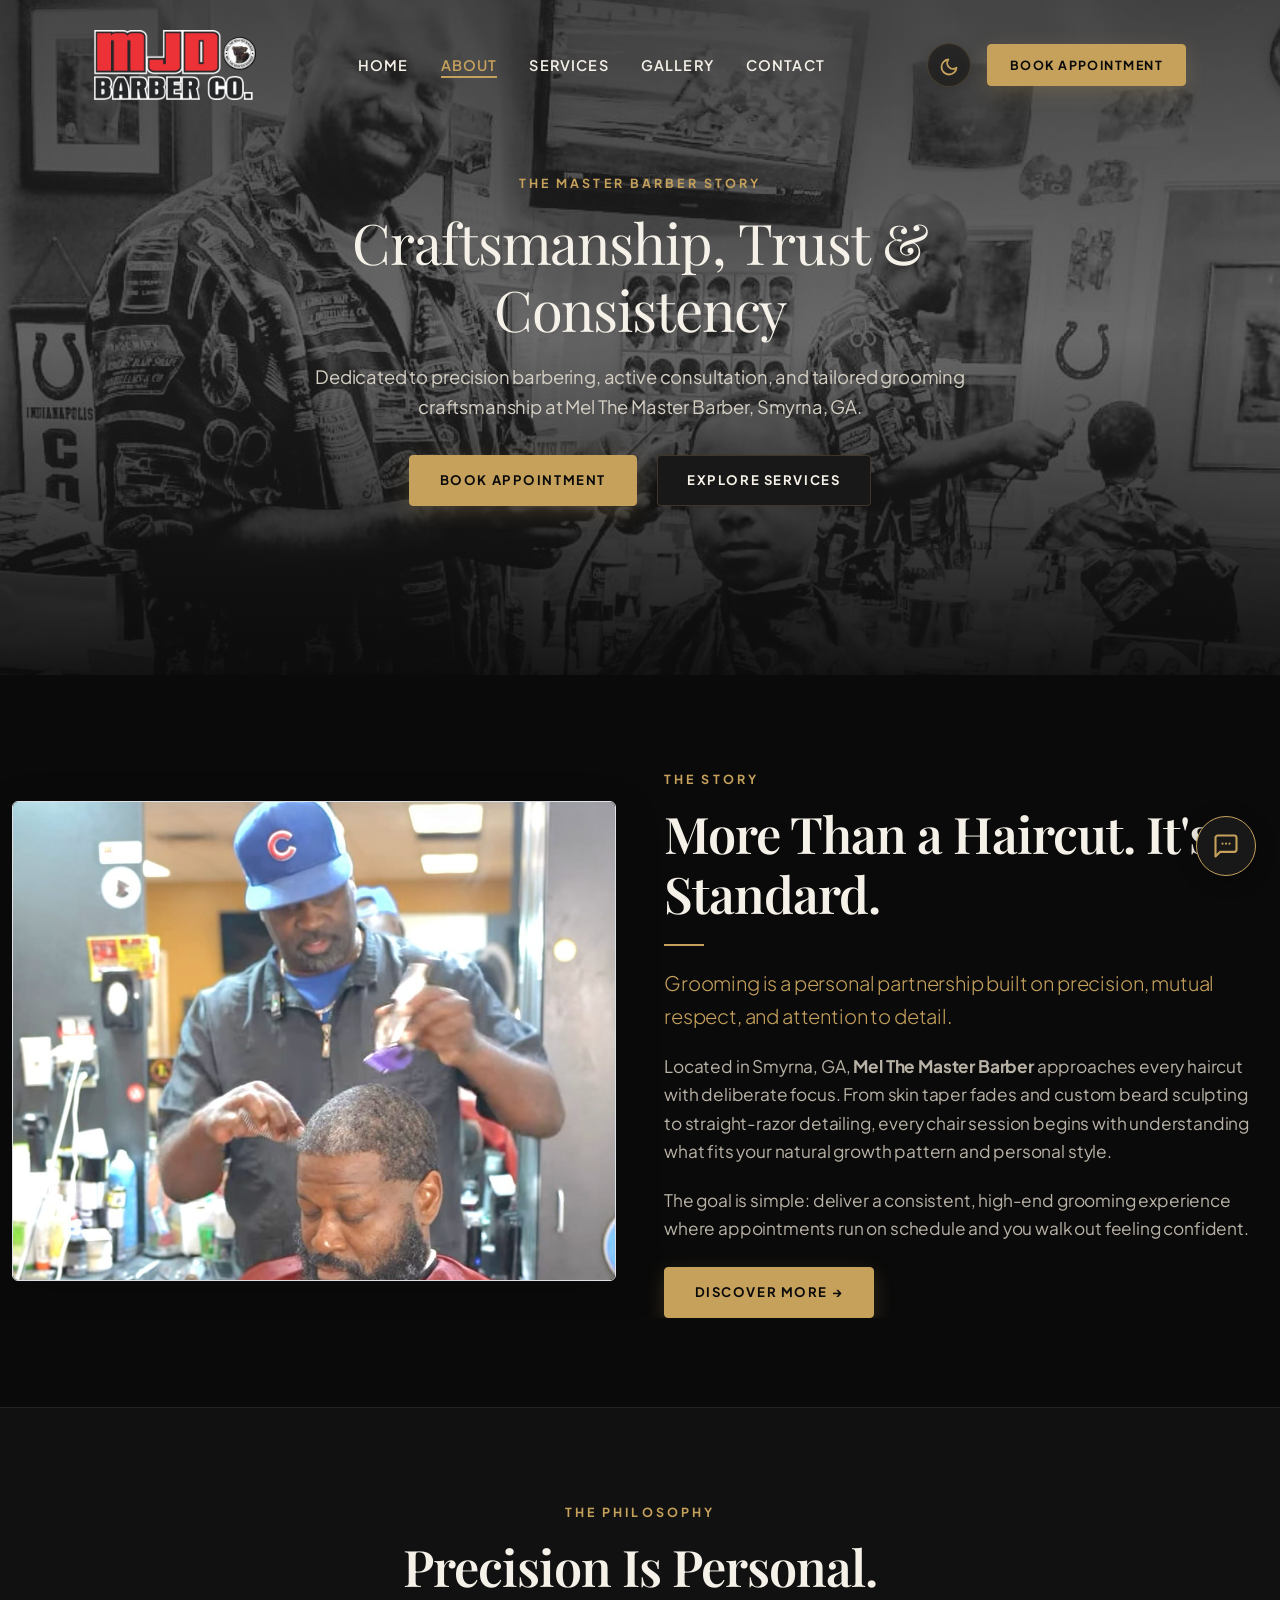
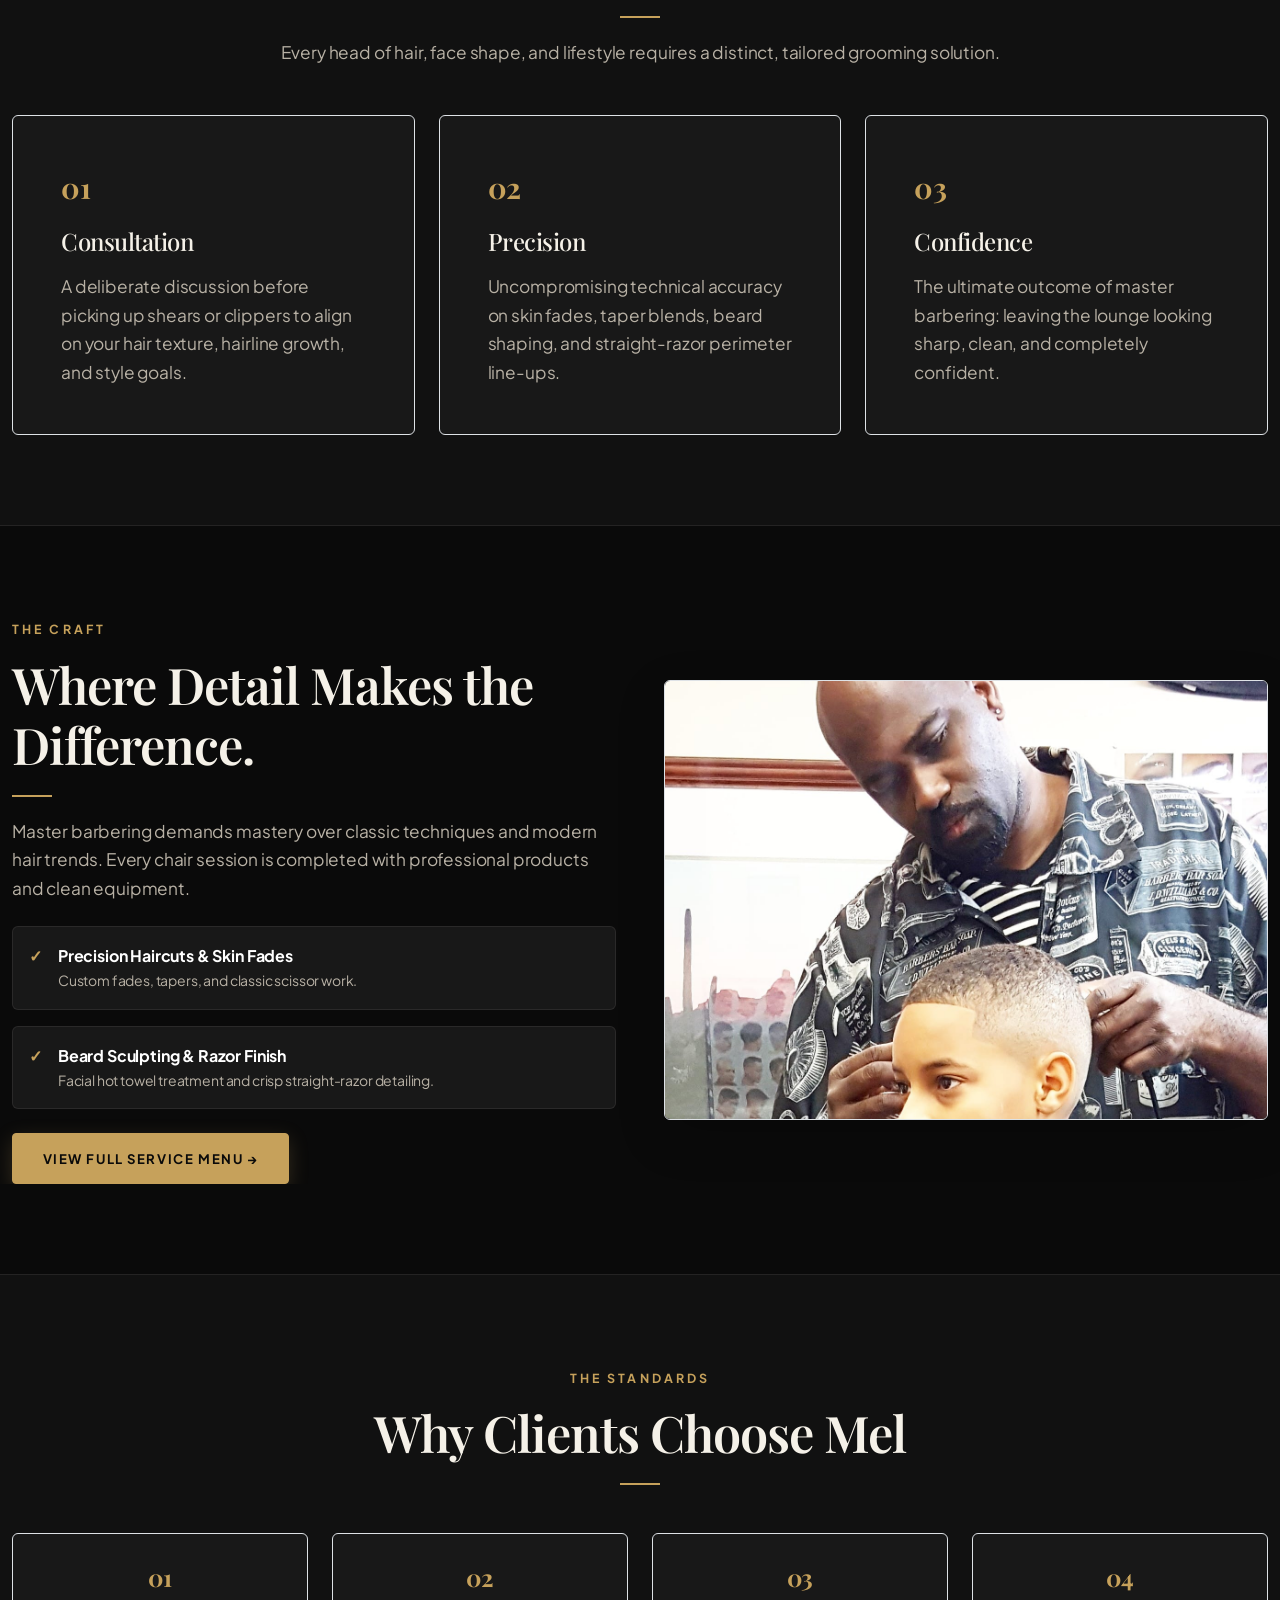
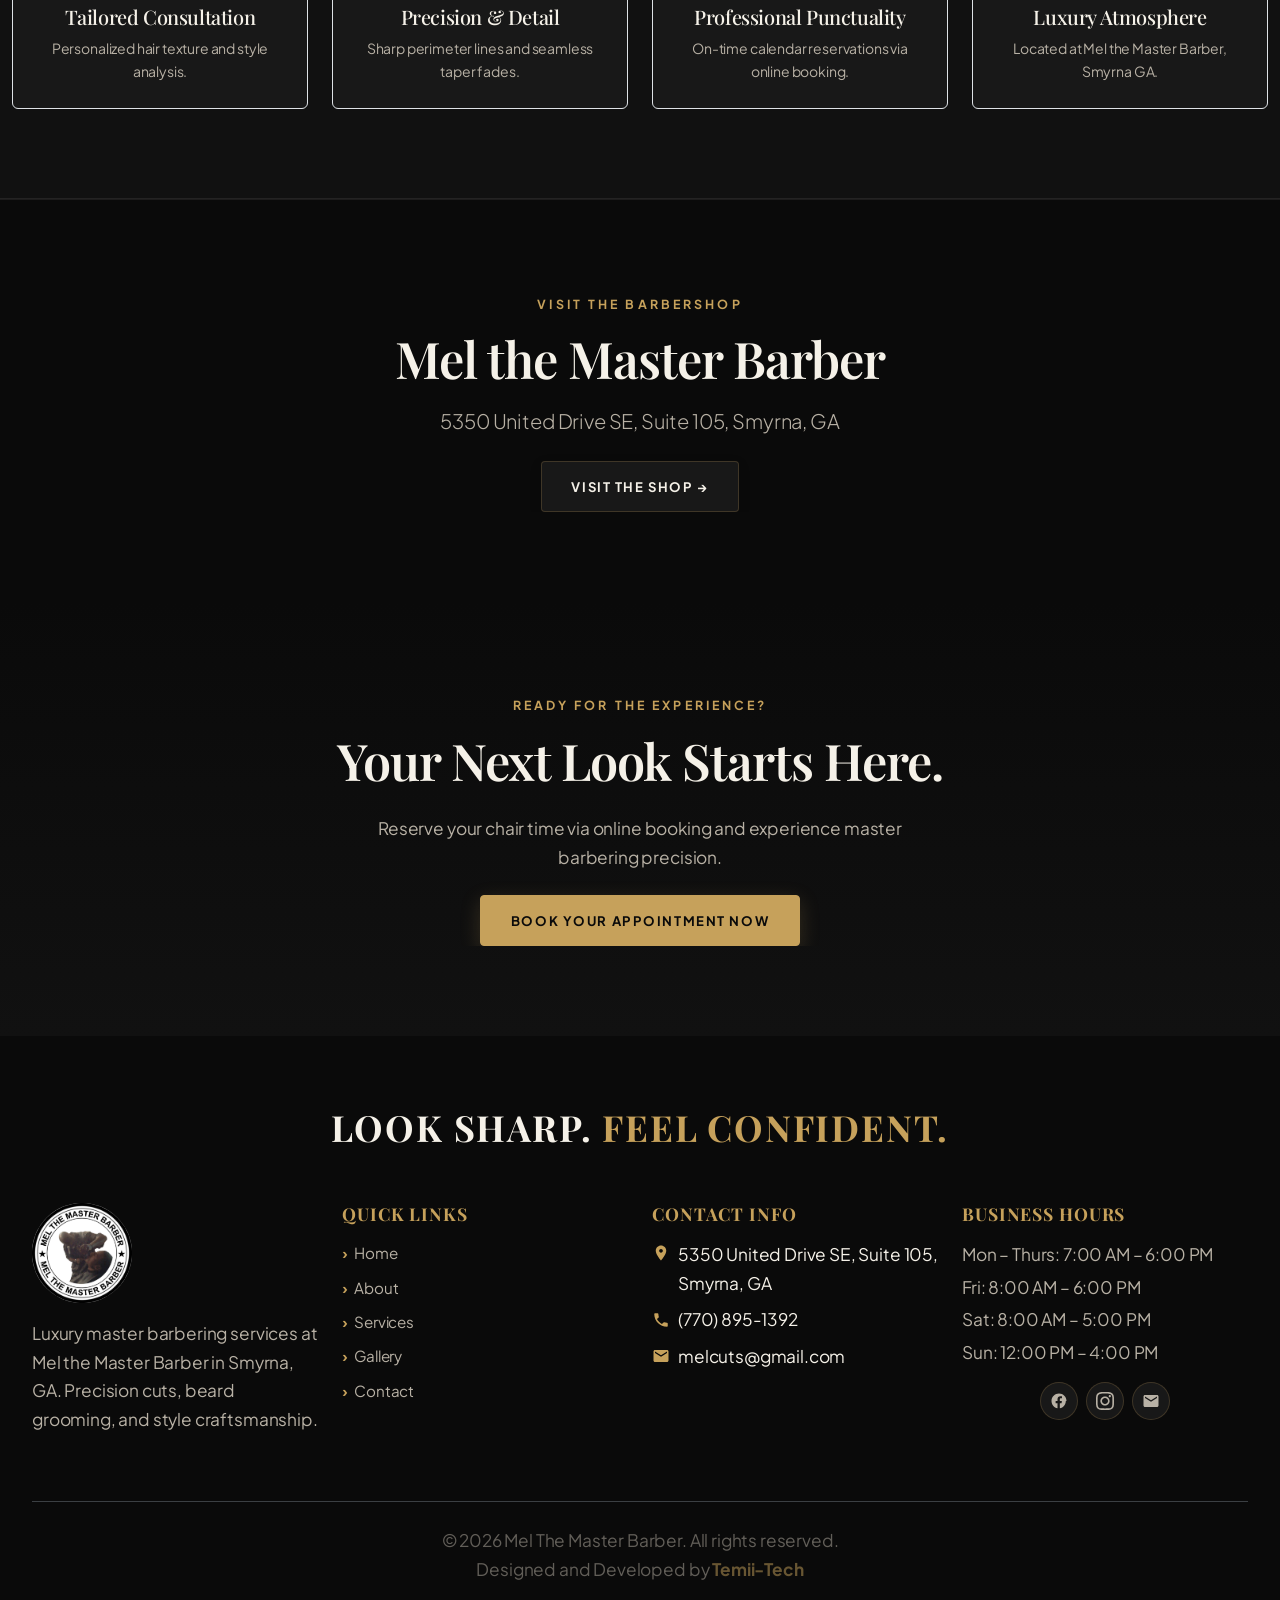
<file: about.html>
<!DOCTYPE html>
<html lang="en" data-theme="dark">
<head>
  <meta charset="UTF-8">
  <meta name="viewport" content="width=device-width, initial-scale=1.0">
  <title>About Mel The Master Barber | Craftsmanship, Trust & Consistency in Smyrna, GA</title>
  <meta name="description" content="Learn about Mel The Master Barber at Mel the Master Barber in Smyrna, GA. Dedicated to precision haircuts, custom beard sculpting, and tailored client consultations.">
  
  <!-- Bootstrap 5 CSS -->
  <link href="https://cdn.jsdelivr.net/npm/bootstrap@5.3.2/dist/css/bootstrap.min.css" rel="stylesheet">
  
  <!-- Google Fonts: Playfair Display & Plus Jakarta Sans -->
  <link rel="preconnect" href="https://fonts.googleapis.com">
  <link rel="preconnect" href="https://fonts.gstatic.com" crossorigin>
  <link href="https://fonts.googleapis.com/css2?family=Playfair+Display:ital,wght@0,500;0,600;0,700;1,400&family=Plus+Jakarta+Sans:wght@400;500;600;700&display=swap" rel="stylesheet">
  
  <!-- Custom CSS Design System & Responsive Rules -->
  <link rel="stylesheet" href="css/style.css">
  <link rel="stylesheet" href="css/responsive.css">
  <!-- Chatbot CSS -->
  <link rel="stylesheet" href="css/chatbot.css">
</head>
<body>

  <!-- ==========================================
       PREMIUM FLOATING NAVBAR (EXACT HOME PAGE MARKUP)
       ========================================== -->
  <div class="navbar-floating-wrapper" id="navbarWrapper">
    <div class="navbar-floating-container">
      
      <!-- 1. LOGO (LEFT) -->
      <a class="navbar-brand navbar-brand-custom" href="index.html">
        <img src="images/navbar/logo.jpeg" alt="Mel The Master Barber Logo" class="brand-logo-img">
      </a>

      <!-- 2. DESKTOP NAV LINKS (CENTER - EXACT 1-LINE 14.5px) -->
      <ul class="desktop-nav-links d-none d-lg-flex">
        <li><a class="nav-link-custom" href="index.html">Home</a></li>
        <li><a class="nav-link-custom active" href="about.html">About</a></li>
        <li><a class="nav-link-custom" href="services.html">Services</a></li>
        <li><a class="nav-link-custom" href="gallery.html">Gallery</a></li>
        <li><a class="nav-link-custom" href="contact.html">Contact</a></li>
      </ul>

      <!-- 3. CTA BUTTON & THEME TOGGLE (RIGHT) -->
      <div class="desktop-nav-actions d-none d-lg-flex">
        <button class="theme-toggle-btn" id="themeToggleBtnDesktop" aria-label="Toggle dark/light theme">
          <span class="themeIcon">
            <svg viewBox="0 0 24 24" width="18" height="18"><path fill="currentColor" d="M12.3 2c.43 0 .77.35.7.78-.47 2.87.41 5.84 2.45 7.88 2.04 2.04 5.01 2.92 7.88 2.45.43-.07.78.27.78.7 0 5.52-4.48 10-10 10S2 19.32 2 13.8 6.78 2 12.3 2z"/></svg>
          </span>
        </button>
        <a href="https://mel-the-master-barber.square.site/" target="_blank" rel="noopener" class="btn-gold-primary" style="padding: 0.6rem 1.35rem; font-size: 0.78rem;">Book Appointment</a>
      </div>

      <!-- MOBILE CONTROLS (MOBILE: [LOGO] [THEME TOGGLE] [HAMBURGER MENU]) -->
      <div class="mobile-nav-controls d-flex align-items-center gap-2 d-lg-none">
        <button class="theme-toggle-btn" id="themeToggleBtnMobile" aria-label="Toggle dark/light theme">
          <span class="themeIcon">
            <svg viewBox="0 0 24 24" width="18" height="18"><path fill="currentColor" d="M12.3 2c.43 0 .77.35.7.78-.47 2.87.41 5.84 2.45 7.88 2.04 2.04 5.01 2.92 7.88 2.45.43-.07.78.27.78.7 0 5.52-4.48 10-10 10S2 19.32 2 13.8 6.78 2 12.3 2z"/></svg>
          </span>
        </button>
        <!-- PREMIUM HAMBURGER -->
        <button class="mob-hamburger" type="button" id="mobileNavToggler" aria-label="Toggle navigation" aria-expanded="false">
          <span class="mob-ham-bar"></span>
          <span class="mob-ham-bar"></span>
          <span class="mob-ham-bar"></span>
        </button>
      </div>

    </div>
  </div>

  <!-- MOBILE FULL-SCREEN EDITORIAL MENU -->
  <div class="mob-menu-overlay d-lg-none" id="navbarCollapse" aria-hidden="true">
    <!-- Decorative editorial watermark -->
    <div class="mob-menu-watermark" aria-hidden="true">MEL</div>

    <!-- Close button -->
    <button class="mob-menu-close" id="mobileNavClose" aria-label="Close navigation">
      <svg viewBox="0 0 24 24" width="22" height="22" fill="none" stroke="currentColor" stroke-width="1.8" stroke-linecap="round"><line x1="18" y1="6" x2="6" y2="18"/><line x1="6" y1="6" x2="18" y2="18"/></svg>
    </button>

    <!-- Navigation List -->
    <nav class="mob-menu-nav" aria-label="Mobile navigation">
      <ul class="mob-nav-list">
        <li class="mob-nav-item" style="--i:0">
          <a class="mob-nav-link" href="index.html">
            <span class="mob-nav-num">01</span>
            <span class="mob-nav-label">Home</span>
            <span class="mob-nav-arrow">&rarr;</span>
          </a>
        </li>
        <li class="mob-nav-item" style="--i:1">
          <a class="mob-nav-link active" href="about.html">
            <span class="mob-nav-num">02</span>
            <span class="mob-nav-label">About</span>
            <span class="mob-nav-arrow">&rarr;</span>
          </a>
        </li>
        <li class="mob-nav-item" style="--i:2">
          <a class="mob-nav-link" href="services.html">
            <span class="mob-nav-num">03</span>
            <span class="mob-nav-label">Services</span>
            <span class="mob-nav-arrow">&rarr;</span>
          </a>
        </li>
        <li class="mob-nav-item" style="--i:3">
          <a class="mob-nav-link" href="gallery.html">
            <span class="mob-nav-num">04</span>
            <span class="mob-nav-label">Gallery</span>
            <span class="mob-nav-arrow">&rarr;</span>
          </a>
        </li>
        <li class="mob-nav-item" style="--i:4">
          <a class="mob-nav-link" href="index.html#reviews">
            <span class="mob-nav-num">05</span>
            <span class="mob-nav-label">Reviews</span>
            <span class="mob-nav-arrow">&rarr;</span>
          </a>
        </li>
        <li class="mob-nav-item" style="--i:5">
          <a class="mob-nav-link" href="index.html#faq">
            <span class="mob-nav-num">06</span>
            <span class="mob-nav-label">FAQ</span>
            <span class="mob-nav-arrow">&rarr;</span>
          </a>
        </li>
        <li class="mob-nav-item" style="--i:6">
          <a class="mob-nav-link" href="contact.html">
            <span class="mob-nav-num">07</span>
            <span class="mob-nav-label">Contact</span>
            <span class="mob-nav-arrow">&rarr;</span>
          </a>
        </li>
      </ul>
    </nav>

    <!-- Premium booking CTA -->
    <div class="mob-menu-cta">
      <p class="mob-cta-label">READY FOR YOUR NEXT LOOK?</p>
      <a href="https://mel-the-master-barber.square.site/" target="_blank" rel="noopener" class="mob-cta-btn">BOOK APPOINTMENT</a>
    </div>
  </div>

  <!-- ==========================================
       SECTION 1: CINEMATIC ABOUT HERO
       ========================================== -->
  <section class="hero-slider-section position-relative" style="height: 75vh; min-height: 520px;">
    <div class="hero-slide active">
      <div class="hero-slide-bg" style="background-image: url('images/about/about1.jpeg'); background-position: center 30%;"></div>
      <div class="hero-overlay" style="background: linear-gradient(180deg, rgba(10, 10, 10, 0.75) 0%, rgba(10, 10, 10, 0.6) 50%, rgba(10, 10, 10, 0.95) 100%);"></div>
      <div class="container hero-content-wrapper">
        <div class="hero-text-box">
          <span class="eyebrow">THE MASTER BARBER STORY</span>
          <h1 class="hero-headline display-4">Craftsmanship, Trust &amp; Consistency</h1>
          <p class="hero-description">
            Dedicated to precision barbering, active consultation, and tailored grooming craftsmanship at Mel The Master Barber, Smyrna, GA.
          </p>
          <div class="hero-cta-group justify-content-center">
            <a href="https://mel-the-master-barber.square.site/" target="_blank" rel="noopener" class="btn-gold-primary">Book Appointment</a>
            <a href="services.html" class="btn-gold-secondary">Explore Services</a>
          </div>
        </div>
      </div>
    </div>
  </section>

  <!-- ==========================================
       SECTION 2: ABOUT STORY & CRAFT
       ========================================== -->
  <section class="section-padding">
    <div class="container">
      <div class="row align-items-center g-5">
        <div class="col-lg-6">
          <div class="position-relative rounded overflow-hidden shadow-lg border border-subtle" style="height: 480px;">
            <img src="images/about/about2.jpeg" alt="Mel The Master Barber Crafting a Haircut" class="w-100 h-100 object-fit-cover">
          </div>
        </div>
        <div class="col-lg-6">
          <span class="eyebrow">THE STORY</span>
          <h2>More Than a Haircut. It's a Standard.</h2>
          <div class="gold-divider"></div>
          <p class="lead" style="color: var(--accent);">
            Grooming is a personal partnership built on precision, mutual respect, and attention to detail.
          </p>
          <p>
            Located in Smyrna, GA, <strong>Mel The Master Barber</strong> approaches every haircut with deliberate focus. From skin taper fades and custom beard sculpting to straight-razor detailing, every chair session begins with understanding what fits your natural growth pattern and personal style.
          </p>
          <p>
            The goal is simple: deliver a consistent, high-end grooming experience where appointments run on schedule and you walk out feeling confident.
          </p>
          <div class="mt-4">
            <a href="services.html" class="btn-gold-primary">Discover More &rarr;</a>
          </div>
        </div>
      </div>
    </div>
  </section>

  <!-- ==========================================
       SECTION 3: PHILOSOPHY SECTION
       ========================================== -->
  <section class="section-padding bg-secondary-section">
    <div class="container">
      <div class="text-center max-width-700 mx-auto mb-5">
        <span class="eyebrow">THE PHILOSOPHY</span>
        <h2>Precision Is Personal.</h2>
        <div class="gold-divider mx-auto"></div>
        <p>Every head of hair, face shape, and lifestyle requires a distinct, tailored grooming solution.</p>
      </div>

      <div class="row g-4">
        <!-- CARD 01 -->
        <div class="col-md-4">
          <div class="p-4 p-md-5 rounded h-100 border border-subtle" style="background-color: var(--bg-card);">
            <div class="mb-3" style="font-family: var(--font-heading); font-size: 1.8rem; font-weight: 700; color: var(--accent);">01</div>
            <h3 class="h4 mb-3">Consultation</h3>
            <p class="mb-0">A deliberate discussion before picking up shears or clippers to align on your hair texture, hairline growth, and style goals.</p>
          </div>
        </div>

        <!-- CARD 02 -->
        <div class="col-md-4">
          <div class="p-4 p-md-5 rounded h-100 border border-subtle" style="background-color: var(--bg-card);">
            <div class="mb-3" style="font-family: var(--font-heading); font-size: 1.8rem; font-weight: 700; color: var(--accent);">02</div>
            <h3 class="h4 mb-3">Precision</h3>
            <p class="mb-0">Uncompromising technical accuracy on skin fades, taper blends, beard shaping, and straight-razor perimeter line-ups.</p>
          </div>
        </div>

        <!-- CARD 03 -->
        <div class="col-md-4">
          <div class="p-4 p-md-5 rounded h-100 border border-subtle" style="background-color: var(--bg-card);">
            <div class="mb-3" style="font-family: var(--font-heading); font-size: 1.8rem; font-weight: 700; color: var(--accent);">03</div>
            <h3 class="h4 mb-3">Confidence</h3>
            <p class="mb-0">The ultimate outcome of master barbering: leaving the lounge looking sharp, clean, and completely confident.</p>
          </div>
        </div>
      </div>
    </div>
  </section>

  <!-- ==========================================
       SECTION 4: THE CRAFT & SERVICES SPOTLIGHT
       ========================================== -->
  <section class="section-padding">
    <div class="container">
      <div class="row align-items-center g-5">
        <div class="col-lg-6 order-lg-2">
          <div class="position-relative rounded overflow-hidden shadow-lg border border-subtle" style="height: 440px;">
            <img src="images/about/about3.jpeg" alt="Barber Craftsmanship & Razor Detail" class="w-100 h-100 object-fit-cover">
          </div>
        </div>
        <div class="col-lg-6 order-lg-1">
          <span class="eyebrow">THE CRAFT</span>
          <h2>Where Detail Makes the Difference.</h2>
          <div class="gold-divider"></div>
          <p class="mb-4">
            Master barbering demands mastery over classic techniques and modern hair trends. Every chair session is completed with professional products and clean equipment.
          </p>

          <div class="d-flex flex-column gap-3 mb-4">
            <div class="d-flex align-items-start gap-3 p-3 rounded" style="background: var(--bg-card); border: 1px solid var(--border-subtle);">
              <span style="color: var(--accent); font-weight: 700;">&#10003;</span>
              <div>
                <strong class="text-white">Precision Haircuts &amp; Skin Fades</strong>
                <div class="small" style="color: var(--text-secondary);">Custom fades, tapers, and classic scissor work.</div>
              </div>
            </div>
            <div class="d-flex align-items-start gap-3 p-3 rounded" style="background: var(--bg-card); border: 1px solid var(--border-subtle);">
              <span style="color: var(--accent); font-weight: 700;">&#10003;</span>
              <div>
                <strong class="text-white">Beard Sculpting &amp; Razor Finish</strong>
                <div class="small" style="color: var(--text-secondary);">Facial hot towel treatment and crisp straight-razor detailing.</div>
              </div>
            </div>
          </div>

          <a href="services.html" class="btn-gold-primary">View Full Service Menu &rarr;</a>
        </div>
      </div>
    </div>
  </section>

  <!-- ==========================================
       SECTION 5: WHY CLIENTS CHOOSE MEL
       ========================================== -->
  <section class="section-padding bg-secondary-section">
    <div class="container">
      <div class="text-center max-width-700 mx-auto mb-5">
        <span class="eyebrow">THE STANDARDS</span>
        <h2>Why Clients Choose Mel</h2>
        <div class="gold-divider mx-auto"></div>
      </div>

      <div class="row g-4 text-center">
        <div class="col-md-3 col-sm-6">
          <div class="p-4 rounded border border-subtle h-100" style="background: var(--bg-card);">
            <div class="mb-2" style="font-family: var(--font-heading); font-size: 1.5rem; color: var(--accent); font-weight: 700;">01</div>
            <h4 class="h5 mb-2">Tailored Consultation</h4>
            <p class="small mb-0" style="color: var(--text-secondary);">Personalized hair texture and style analysis.</p>
          </div>
        </div>

        <div class="col-md-3 col-sm-6">
          <div class="p-4 rounded border border-subtle h-100" style="background: var(--bg-card);">
            <div class="mb-2" style="font-family: var(--font-heading); font-size: 1.5rem; color: var(--accent); font-weight: 700;">02</div>
            <h4 class="h5 mb-2">Precision &amp; Detail</h4>
            <p class="small mb-0" style="color: var(--text-secondary);">Sharp perimeter lines and seamless taper fades.</p>
          </div>
        </div>

        <div class="col-md-3 col-sm-6">
          <div class="p-4 rounded border border-subtle h-100" style="background: var(--bg-card);">
            <div class="mb-2" style="font-family: var(--font-heading); font-size: 1.5rem; color: var(--accent); font-weight: 700;">03</div>
            <h4 class="h5 mb-2">Professional Punctuality</h4>
            <p class="small mb-0" style="color: var(--text-secondary);">On-time calendar reservations via online booking.</p>
          </div>
        </div>

        <div class="col-md-3 col-sm-6">
          <div class="p-4 rounded border border-subtle h-100" style="background: var(--bg-card);">
            <div class="mb-2" style="font-family: var(--font-heading); font-size: 1.5rem; color: var(--accent); font-weight: 700;">04</div>
            <h4 class="h5 mb-2">Luxury Atmosphere</h4>
            <p class="small mb-0" style="color: var(--text-secondary);">Located at Mel the Master Barber, Smyrna GA.</p>
          </div>
        </div>
      </div>
    </div>
  </section>

  <!-- ==========================================
       SECTION 6: LOCATION STRIP
       ========================================== -->
  <section class="section-padding text-center" style="background-color: var(--bg-primary); border-top: 1px solid var(--border-subtle);">
    <div class="container mx-auto" style="max-width: 700px;">
      <span class="eyebrow">VISIT THE BARBERSHOP</span>
      <h2 class="mb-3">Mel the Master Barber</h2>
      <p class="lead mb-4" style="color: var(--text-secondary);">
        5350 United Drive SE, Suite 105, Smyrna, GA
      </p>
      <a href="contact.html" class="btn-gold-secondary">Visit The Shop &rarr;</a>
    </div>
  </section>

  <!-- ==========================================
       SECTION 7: FINAL BOOKING CTA
       ========================================== -->
  <section class="section-padding text-center" style="background: linear-gradient(180deg, var(--bg-primary) 0%, var(--bg-secondary) 100%); border-top: 1px solid var(--border-gold);">
    <div class="container">
      <span class="eyebrow">READY FOR THE EXPERIENCE?</span>
      <h2 class="mb-4">Your Next Look Starts Here.</h2>
      <p class="mx-auto mb-4" style="max-width: 600px; color: var(--text-secondary);">
        Reserve your chair time via online booking and experience master barbering precision.
      </p>
      <a href="https://mel-the-master-barber.square.site/" target="_blank" rel="noopener" class="btn-gold-primary">BOOK YOUR APPOINTMENT NOW</a>
    </div>
  </section>

  <!-- ==========================================
       SECTION 8: BRANDED FOOTER (EXACT HOME PAGE FOOTER)
       ========================================== -->
  <footer class="footer-custom">
    <div class="container">
      
      <div class="footer-brand-statement">
        LOOK SHARP. <span>FEEL CONFIDENT.</span>
      </div>

      <div class="row g-4 pt-3">
        <div class="col-lg-3 col-md-6">
          <div class="mb-3">
            <img src="images/navbar/footer-logo.jpeg" alt="Mel The Master Barber Logo" class="footer-logo-img rounded-circle">
          </div>
          <p>Luxury master barbering services at Mel the Master Barber in Smyrna, GA. Precision cuts, beard grooming, and style craftsmanship.</p>
          
          <!-- OFFICIAL VERIFIED SOCIAL LINKS -->
          
        </div>
        
        <!-- QUICK LINKS WITH VIP ARROWS -->
        <div class="col-lg-3 col-md-6">
          <h5 class="mb-3" style="color: var(--accent);">Quick Links</h5>
          <ul class="list-unstyled d-flex flex-column gap-2">
            <li><a href="index.html" class="footer-vip-link"><span class="arrow">&rsaquo;</span> Home</a></li>
            <li><a href="about.html" class="footer-vip-link"><span class="arrow">&rsaquo;</span> About</a></li>
            <li><a href="services.html" class="footer-vip-link"><span class="arrow">&rsaquo;</span> Services</a></li>
            <li><a href="gallery.html" class="footer-vip-link"><span class="arrow">&rsaquo;</span> Gallery</a></li>
            <li><a href="contact.html" class="footer-vip-link"><span class="arrow">&rsaquo;</span> Contact</a></li>
          </ul>
        </div>

        <!-- CONTACT INFORMATION COLUMN WITH ICONS -->
        <div class="col-lg-3 col-md-6">
          <h5 class="mb-3" style="color: var(--accent);">Contact Info</h5>
          <p class="mb-2 d-flex align-items-start gap-2">
            <svg viewBox="0 0 24 24" width="18" height="18" class="mt-1" style="color: var(--accent); flex-shrink: 0;"><path fill="currentColor" d="M12 2C8.13 2 5 5.13 5 9c0 5.25 7 13 7 13s7-7.75 7-13c0-3.87-3.13-7-7-7zm0 9.5c-1.38 0-2.5-1.12-2.5-2.5s1.12-2.5 2.5-2.5 2.5 1.12 2.5 2.5-1.12 2.5-2.5 2.5z"/></svg>
            <span><a href="https://www.google.com/maps/search/?api=1&query=Gold+Room+Grooming+Lounge+5350+United+Drive+SE+Suite+105+Smyrna+GA" target="_blank" rel="noopener" class="interactive-contact-link">5350 United Drive SE, Suite 105, Smyrna, GA</a></span>
          </p>
          <p class="mb-2 d-flex align-items-center gap-2">
            <svg viewBox="0 0 24 24" width="18" height="18" style="color: var(--accent); flex-shrink: 0;"><path fill="currentColor" d="M6.62 10.79c1.44 2.83 3.76 5.14 6.59 6.59l2.2-2.2c.27-.27.67-.36 1.02-.24 1.12.37 2.33.57 3.57.57.55 0 1 .45 1 1V20c0 .55-.45 1-1 1-9.39 0-17-7.61-17-17 0-.55.45-1 1-1h3.5c.55 0 1 .45 1 1 0 1.25.2 2.45.57 3.57.11.35.03.74-.25 1.02l-2.2 2.2z"/></svg>
            <span><a href="tel:7708951392" class="interactive-contact-link">(770) 895-1392</a></span>
          </p>
          <p class="mb-2 d-flex align-items-center gap-2">
            <svg viewBox="0 0 24 24" width="18" height="18" style="color: var(--accent); flex-shrink: 0;"><path fill="currentColor" d="M20 4H4c-1.1 0-1.99.9-1.99 2L2 18c0 1.1.9 2 2 2h16c1.1 0 2-.9 2-2V6c0-1.1-.9-2-2-2zm0 4l-8 5-8-5V6l8 5 8-5v2z"/></svg>
            <span><a href="mailto:melcuts@gmail.com" class="interactive-contact-link">melcuts@gmail.com</a></span>
          </p>
        </div>

        <div class="col-lg-3 col-md-6">
          <h5 class="mb-3" style="color: var(--accent);">Business Hours</h5>
          <p class="mb-1">Mon &ndash; Thurs: 7:00 AM &ndash; 6:00 PM</p>
          <p class="mb-1">Fri: 8:00 AM &ndash; 6:00 PM</p>
          <p class="mb-1">Sat: 8:00 AM &ndash; 5:00 PM</p>
          <p class="mb-1">Sun: 12:00 PM &ndash; 4:00 PM</p>
          
          <!-- OFFICIAL 3 SOCIAL ICONS (FB, IG, GMAIL) DIRECTLY BELOW BUSINESS HOURS -->
          <div class="footer-social-links d-flex align-items-center gap-2 mt-3 text-center justify-content-center">
            <!-- Facebook -->
            <a href="https://www.facebook.com/melthemasterbarber" target="_blank" rel="noopener" class="footer-social-icon" aria-label="Facebook Profile" title="Facebook">
              <svg viewBox="0 0 24 24" width="18" height="18"><path fill="currentColor" d="M22 12c0-5.52-4.48-10-10-10S2 6.48 2 12c0 4.84 3.44 8.87 8 9.8V15H7.5v-3H10V9.5C10 7.01 11.49 5.65 13.75 5.65c1.08 0 2.21.19 2.21.19v2.43h-1.25c-1.23 0-1.61.77-1.61 1.56V12h2.74l-.44 3h-2.3v6.8c4.56-.93 8-4.96 8-9.8z"/></svg>
            </a>
            <!-- Instagram -->
            <a href="https://www.instagram.com/melthemasterbarber/" target="_blank" rel="noopener" class="footer-social-icon" aria-label="Instagram Profile" title="Instagram">
              <svg viewBox="0 0 24 24" width="18" height="18"><path fill="currentColor" d="M12 2.163c3.204 0 3.584.012 4.85.07 3.252.148 4.771 1.691 4.919 4.919.058 1.265.069 1.645.069 4.849 0 3.205-.012 3.584-.069 4.849-.149 3.225-1.664 4.771-4.919 4.919-1.266.058-1.644.07-4.85.07-3.204 0-3.584-.012-4.849-.07-3.26-.149-4.771-1.699-4.919-4.92-.058-1.265-.07-1.644-.07-4.849 0-3.204.013-3.583.07-4.849.149-3.227 1.664-4.771 4.919-4.919 1.266-.057 1.645-.069 4.849-.069zm0-2.163c-3.259 0-3.667.014-4.947.072-4.358.2-6.78 2.618-6.98 6.98-.059 1.281-.073 1.689-.073 4.948 0 3.259.014 3.668.072 4.948.2 4.358 2.618 6.78 6.98 6.98 1.281.058 1.689.072 4.948.072 3.259 0 3.668-.014 4.948-.072 4.354-.2 6.782-2.618 6.979-6.98.059-1.28.073-1.689.073-4.948 0-3.259-.014-3.667-.072-4.947-.196-4.354-2.617-6.78-6.979-6.98-1.281-.059-1.69-.073-4.949-.073zm0 5.838c-3.403 0-6.162 2.759-6.162 6.162s2.759 6.163 6.162 6.163 6.162-2.759 6.162-6.163c0-3.403-2.759-6.162-6.162-6.162zm0 10.162c-2.209 0-4-1.79-4-4 0-2.209 1.791-4 4-4s4 1.791 4 4c0 2.21-1.791 4-4 4zm6.406-11.845c-.796 0-1.441.645-1.441 1.44s.645 1.44 1.441 1.44c.795 0 1.439-.645 1.439-1.44s-.644-1.44-1.439-1.44z"/></svg>
            </a>
            <!-- Gmail -->
            <a href="mailto:info@themelmasterbarber.com" class="footer-social-icon" aria-label="Send Email via Gmail" title="Gmail">
              <svg viewBox="0 0 24 24" width="18" height="18"><path fill="currentColor" d="M20 4H4c-1.1 0-1.99.9-1.99 2L2 18c0 1.1.9 2 2 2h16c1.1 0 2-.9 2-2V6c0-1.1-.9-2-2-2zm0 4l-8 5-8-5V6l8 5 8-5v2z"/></svg>
            </a>
          </div>
        </div>
      </div>

      <div class="text-center pt-4 mt-5 border-top border-secondary opacity-50">
        <p class="meduim mb-0">&copy; 2026 Mel The Master Barber. All rights reserved.</p>
        <p class="meduim mb-0">Designed and Developed by <a href="developer.html" target="_blank" rel="noopener noreferrer" class="fw-bold">Temii-Tech</a></p>
      </div>

    </div>
  </footer>

  <!-- Bootstrap 5 JS Bundle -->
  <script src="https://cdn.jsdelivr.net/npm/bootstrap@5.3.2/dist/js/bootstrap.bundle.min.js"></script>
  <!-- Custom JS Controller -->
  <script src="js/main.js"></script>
  <!-- AI Chatbot Logic -->
  <script src="js/chatbot.js"></script>
</body>
</html>
</file>
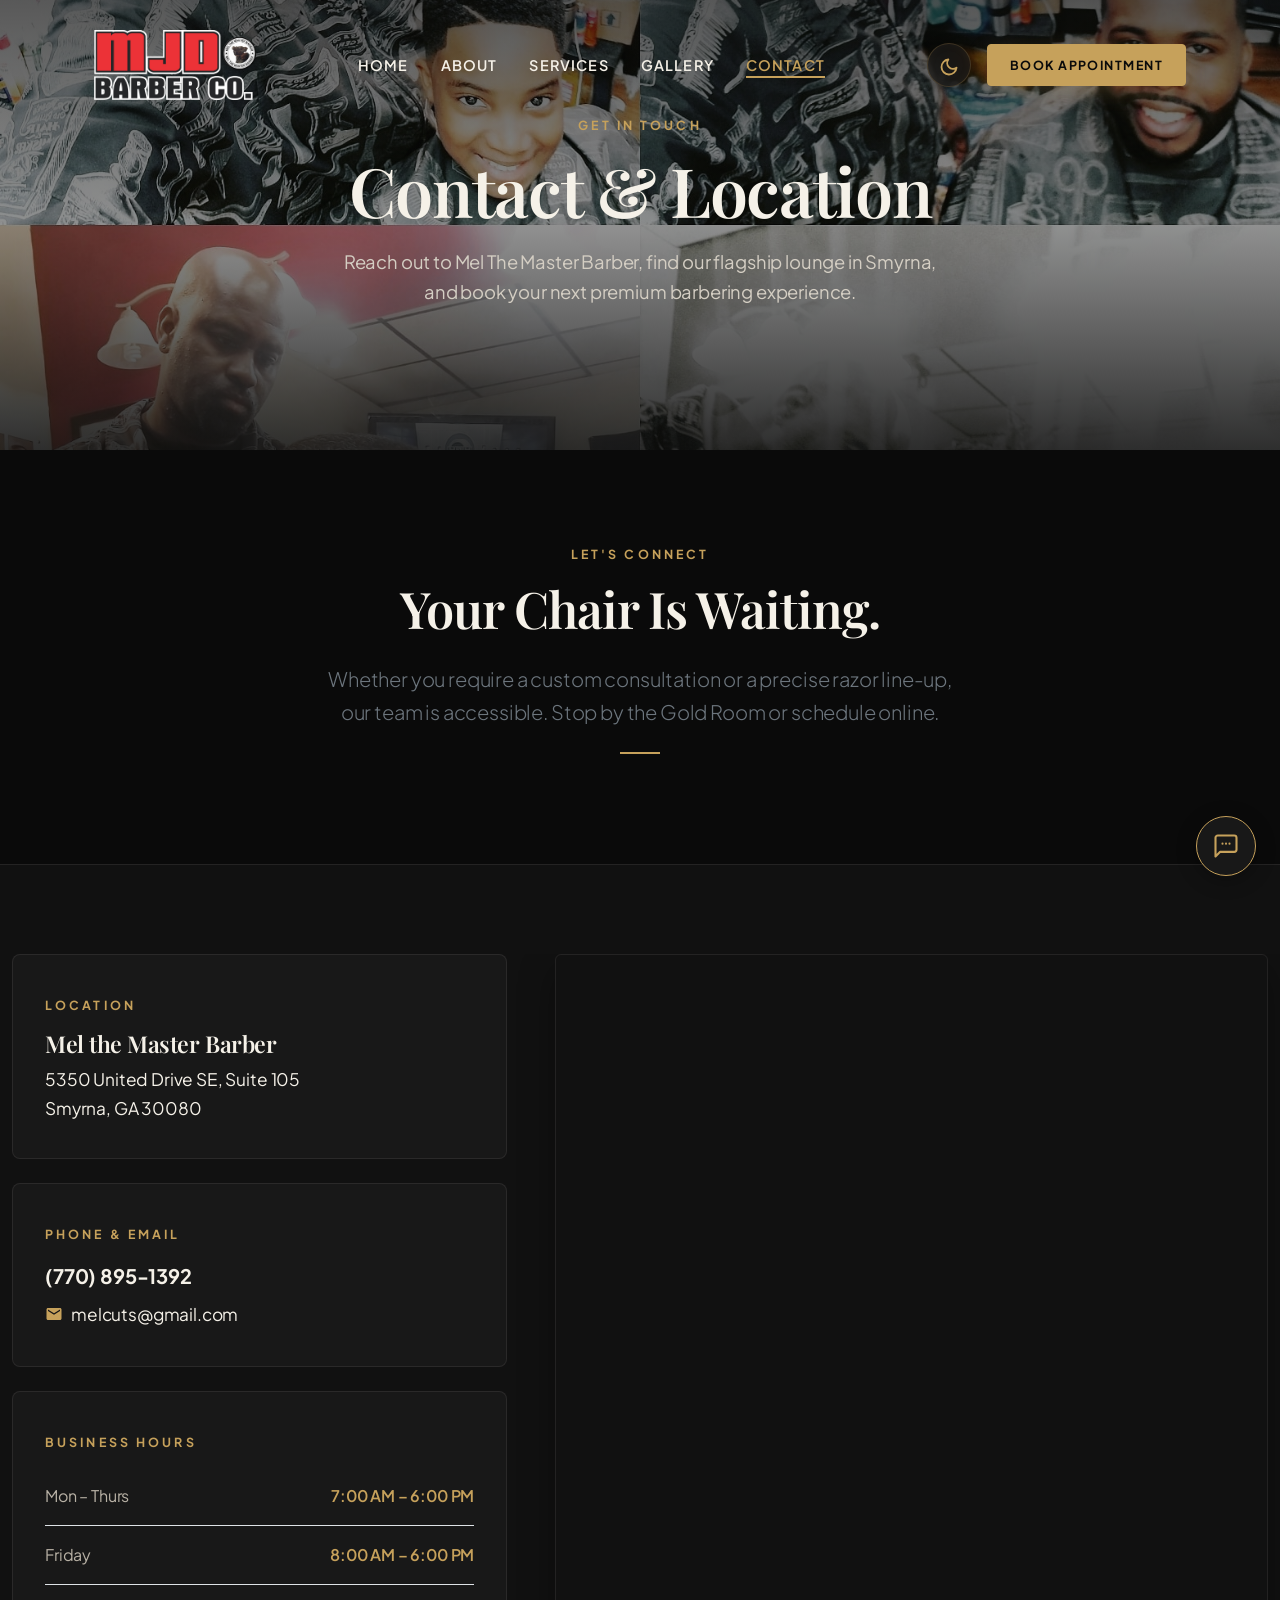
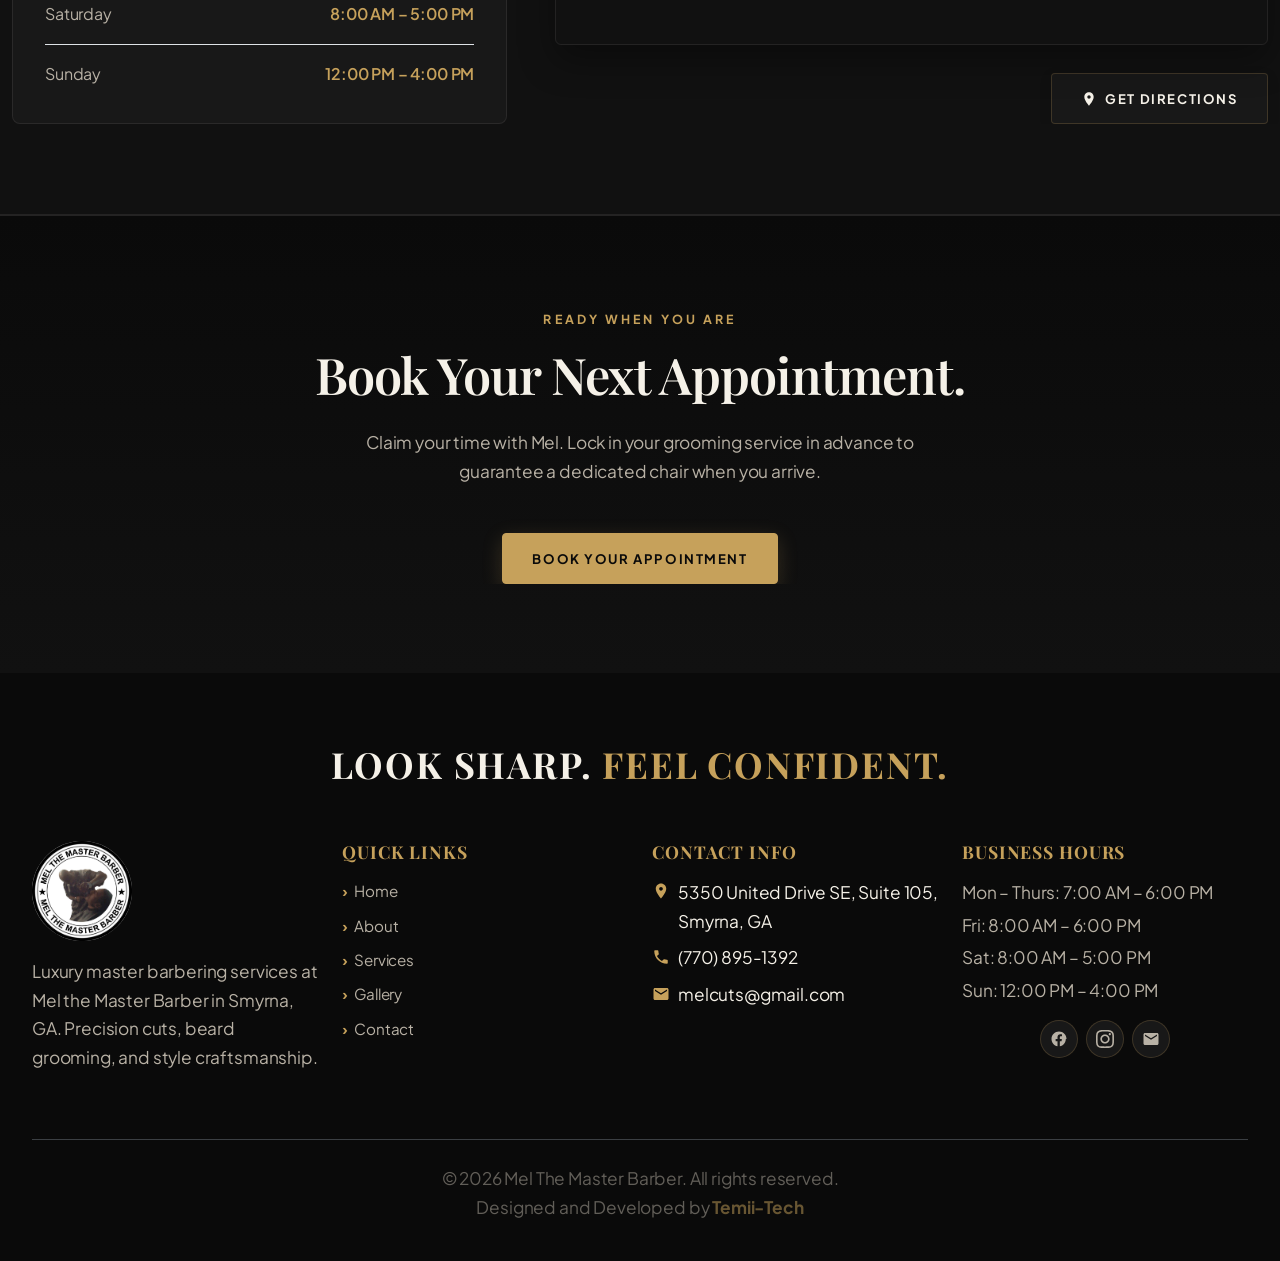
<file: contact.html>
<!DOCTYPE html>
<html lang="en" data-theme="dark">
<head>
  <meta charset="UTF-8">
  <meta name="viewport" content="width=device-width, initial-scale=1.0, maximum-scale=5.0">
  <title>Contact & Location | Mel The Master Barber</title>
  <meta name="description" content="Contact Mel The Master Barber. Located at Mel the Master Barber, 5350 United Drive SE, Suite 105, Smyrna, GA. Book your premium chair today.">
  
  <link rel="preconnect" href="https://fonts.googleapis.com">
  <link rel="preconnect" href="https://fonts.gstatic.com" crossorigin>
  <link href="https://fonts.googleapis.com/css2?family=Playfair+Display:ital,wght@0,500;0,600;0,700;1,400&family=Plus+Jakarta+Sans:wght@400;500;600;700&display=swap" rel="stylesheet">
  <link href="https://cdn.jsdelivr.net/npm/bootstrap@5.3.2/dist/css/bootstrap.min.css" rel="stylesheet">
  
  <link rel="stylesheet" href="css/style.css">
  <link rel="stylesheet" href="css/responsive.css">
  <!-- Chatbot CSS -->
  <link rel="stylesheet" href="css/chatbot.css">
</head>
<body>

  <!-- ==========================================
       PREMIUM FLOATING NAVBAR
       ========================================== -->
  <div class="navbar-floating-wrapper" id="navbarWrapper">
    <div class="navbar-floating-container">
      
      <!-- 1. LOGO -->
        <a class="navbar-brand navbar-brand-custom" href="index.html">
          <img src="images/navbar/logo.jpeg" alt="Mel The Master Barber Logo" class="brand-logo-img">
        </a>

      <!-- 2. DESKTOP NAV LINKS -->
      <ul class="desktop-nav-links d-none d-lg-flex">
        <li><a class="nav-link-custom" href="index.html">Home</a></li>
        <li><a class="nav-link-custom" href="about.html">About</a></li>
        <li><a class="nav-link-custom" href="services.html">Services</a></li>
        <li><a class="nav-link-custom" href="gallery.html">Gallery</a></li>
        <li><a class="nav-link-custom active" href="contact.html">Contact</a></li>
      </ul>

      <!-- 3. CTA BUTTON & THEME TOGGLE (RIGHT) -->
      <div class="desktop-nav-actions d-none d-lg-flex">
        <button class="theme-toggle-btn" id="themeToggleBtnDesktop" aria-label="Toggle dark/light theme">
          <span class="themeIcon">
            <svg viewBox="0 0 24 24" width="18" height="18"><path fill="currentColor" d="M12.3 2c.43 0 .77.35.7.78-.47 2.87.41 5.84 2.45 7.88 2.04 2.04 5.01 2.92 7.88 2.45.43-.07.78.27.78.7 0 5.52-4.48 10-10 10S2 19.32 2 13.8 6.78 2 12.3 2z"/></svg>
          </span>
        </button>
        <a href="https://mel-the-master-barber.square.site/" target="_blank" rel="noopener" class="btn-gold-primary" style="padding: 0.6rem 1.35rem; font-size: 0.78rem;">Book Appointment</a>
      </div>

      <!-- MOBILE CONTROLS -->
      <div class="mobile-nav-controls d-flex align-items-center gap-2 d-lg-none">
        <button class="theme-toggle-btn" id="themeToggleBtnMobile" aria-label="Toggle dark/light theme">
          <span class="themeIcon">
            <svg viewBox="0 0 24 24" width="18" height="18"><path fill="currentColor" d="M12.3 2c.43 0 .77.35.7.78-.47 2.87.41 5.84 2.45 7.88 2.04 2.04 5.01 2.92 7.88 2.45.43-.07.78.27.78.7 0 5.52-4.48 10-10 10S2 19.32 2 13.8 6.78 2 12.3 2z"/></svg>
          </span>
        </button>
        <!-- PREMIUM HAMBURGER -->
        <button class="mob-hamburger" type="button" id="mobileNavToggler" aria-label="Toggle navigation" aria-expanded="false">
          <span class="mob-ham-bar"></span>
          <span class="mob-ham-bar"></span>
          <span class="mob-ham-bar"></span>
        </button>
      </div>

    </div>
  </div>

  <!-- MOBILE FULL-SCREEN EDITORIAL MENU -->
  <div class="mob-menu-overlay d-lg-none" id="navbarCollapse" aria-hidden="true">
    <!-- Decorative editorial watermark -->
    <div class="mob-menu-watermark" aria-hidden="true">MEL</div>

    <!-- Close button -->
    <button class="mob-menu-close" id="mobileNavClose" aria-label="Close navigation">
      <svg viewBox="0 0 24 24" width="22" height="22" fill="none" stroke="currentColor" stroke-width="1.8" stroke-linecap="round"><line x1="18" y1="6" x2="6" y2="18"/><line x1="6" y1="6" x2="18" y2="18"/></svg>
    </button>

    <!-- Navigation List -->
    <nav class="mob-menu-nav" aria-label="Mobile navigation">
      <ul class="mob-nav-list">
        <li class="mob-nav-item" style="--i:0">
          <a class="mob-nav-link" href="index.html">
            <span class="mob-nav-num">01</span>
            <span class="mob-nav-label">Home</span>
            <span class="mob-nav-arrow">&rarr;</span>
          </a>
        </li>
        <li class="mob-nav-item" style="--i:1">
          <a class="mob-nav-link" href="about.html">
            <span class="mob-nav-num">02</span>
            <span class="mob-nav-label">About</span>
            <span class="mob-nav-arrow">&rarr;</span>
          </a>
        </li>
        <li class="mob-nav-item" style="--i:2">
          <a class="mob-nav-link" href="services.html">
            <span class="mob-nav-num">03</span>
            <span class="mob-nav-label">Services</span>
            <span class="mob-nav-arrow">&rarr;</span>
          </a>
        </li>
        <li class="mob-nav-item" style="--i:3">
          <a class="mob-nav-link" href="gallery.html">
            <span class="mob-nav-num">04</span>
            <span class="mob-nav-label">Gallery</span>
            <span class="mob-nav-arrow">&rarr;</span>
          </a>
        </li>
        <li class="mob-nav-item" style="--i:4">
          <a class="mob-nav-link" href="index.html#reviews">
            <span class="mob-nav-num">05</span>
            <span class="mob-nav-label">Reviews</span>
            <span class="mob-nav-arrow">&rarr;</span>
          </a>
        </li>
        <li class="mob-nav-item" style="--i:5">
          <a class="mob-nav-link" href="index.html#faq">
            <span class="mob-nav-num">06</span>
            <span class="mob-nav-label">FAQ</span>
            <span class="mob-nav-arrow">&rarr;</span>
          </a>
        </li>
        <li class="mob-nav-item" style="--i:6">
          <a class="mob-nav-link active" href="contact.html">
            <span class="mob-nav-num">07</span>
            <span class="mob-nav-label">Contact</span>
            <span class="mob-nav-arrow">&rarr;</span>
          </a>
        </li>
      </ul>
    </nav>

    <!-- Premium booking CTA -->
    <div class="mob-menu-cta">
      <p class="mob-cta-label">READY FOR YOUR NEXT LOOK?</p>
      <a href="https://mel-the-master-barber.square.site/" target="_blank" rel="noopener" class="mob-cta-btn">BOOK APPOINTMENT</a>
    </div>
  </div>

  <!-- ==========================================
       SECTION 1: CINEMATIC CONTACT HERO
       ========================================== -->
  <section class="contact-hero" style="background: url('images/hero/slide2.jpeg') center/cover no-repeat;">
    <div class="hero-overlay"></div>
    <div class="container position-relative z-index-3 text-center hero-content-wrapper fade-up">
      <div class="hero-text-box w-100" style="transform: translateY(0); opacity: 1;">
        <span class="eyebrow">GET IN TOUCH</span>
        <h1 class="hero-headline mb-3">Contact &amp; Location</h1>
        <p class="hero-description mx-auto" style="max-width: 600px;">
          Reach out to Mel The Master Barber, find our flagship lounge in Smyrna, and book your next premium barbering experience.
        </p>
      </div>
    </div>
  </section>

  <!-- ==========================================
       SECTION 2: INTRO
       ========================================== -->
  <section class="section-padding text-center">
    <div class="container fade-up">
      <span class="eyebrow">LET'S CONNECT</span>
      <h2 class="mb-4">Your Chair Is Waiting.</h2>
      <p class="lead mx-auto text-secondary" style="max-width: 650px;">
        Whether you require a custom consultation or a precise razor line-up, our team is accessible. Stop by the Gold Room or schedule online.
      </p>
      <div class="gold-divider mx-auto mt-4"></div>
    </div>
  </section>

  <!-- ==========================================
       SECTION 3: CONTACT DETAILS & MAP
       ========================================== -->
  <section class="section-padding bg-secondary-section">
    <div class="container fade-up">
      <div class="row g-5">
        
        <!-- LEFT: Editorial Blocks -->
        <div class="col-lg-5 pe-lg-4 d-flex flex-column gap-4">
          
          <div class="contact-editorial-block">
            <span class="eyebrow">LOCATION</span>
            <h4 class="mb-2">Mel the Master Barber</h4>
            <p class="mb-0">
              <a href="https://www.google.com/maps/search/?api=1&query=Gold+Room+Grooming+Lounge+5350+United+Drive+SE+Suite+105+Smyrna+GA" target="_blank" rel="noopener" class="interactive-contact-link">
                5350 United Drive SE, Suite 105<br>Smyrna, GA 30080
              </a>
            </p>
          </div>

          <div class="contact-editorial-block">
            <span class="eyebrow">PHONE &amp; EMAIL</span>
            <p class="mb-2">
              <a href="tel:+17708951392" class="interactive-contact-link fs-5 fw-bold" aria-label="Call (770) 895-1392">(770) 895-1392</a>
            </p>
            <p class="mb-0">
              <a href="mailto:melcuts@gmail.com" class="interactive-contact-link d-inline-flex align-items-center gap-2">
                <svg viewBox="0 0 24 24" width="18" height="18" style="color: var(--accent);"><path fill="currentColor" d="M20 4H4c-1.1 0-1.99.9-1.99 2L2 18c0 1.1.9 2 2 2h16c1.1 0 2-.9 2-2V6c0-1.1-.9-2-2-2zm0 4l-8 5-8-5V6l8 5 8-5v2z"/></svg> 
                melcuts@gmail.com
              </a>
            </p>
          </div>
          
          <div class="contact-editorial-block"> 
  <span class="eyebrow">BUSINESS HOURS</span> 
  <ul class="list-unstyled mb-0" style="color: var(--text-secondary);"> 
    <li class="d-flex justify-content-between border-bottom border-subtle py-3"> 
      <span>Mon – Thurs</span> 
      <span style="color: var(--accent); font-weight: 600;">7:00 AM – 6:00 PM</span> 
    </li> 
    <li class="d-flex justify-content-between border-bottom border-subtle py-3"> 
      <span>Friday</span> 
      <span style="color: var(--accent); font-weight: 600;">8:00 AM – 6:00 PM</span> 
    </li> 
    <li class="d-flex justify-content-between border-bottom border-subtle py-3"> 
      <span>Saturday</span> 
      <span style="color: var(--accent); font-weight: 600;">8:00 AM – 5:00 PM</span> 
    </li> 
    <li class="d-flex justify-content-between pt-3"> 
      <span>Sunday</span> 
      <span style="color: var(--accent); font-weight: 600;">12:00 PM – 4:00 PM</span> 
    </li> 
  </ul> 
</div>

        </div>
        
        <!-- RIGHT: Interactive Map -->
        <div class="col-lg-7">
          <div class="d-flex flex-column h-100">
            <div class="flex-grow-1 position-relative rounded overflow-hidden contact-map-wrapper" style="border: 1px solid var(--border-subtle); box-shadow: var(--shadow-luxury); min-height: 480px;">
              <iframe 
                src="https://www.google.com/maps/embed?pb=!1m18!1m12!1m3!1d3316.518!2d-84.526949!3d33.842258!2m3!1f0!2f0!3f0!3m2!1i1024!2i768!4f13.1!3m3!1m2!1s0x88f5193c057f6f0f%3A0xeefb7a434500cf5b!2sMEL%20THE%20MASTER%20BARBER!5e0!3m2!1sen!2sus!4v1700000000000!5m2!1sen!2sus" 
                class="position-absolute top-0 start-0 w-100 h-100" 
                style="border:0; filter: var(--map-filter, none);" 
                allowfullscreen="" 
                loading="lazy" 
                referrerpolicy="no-referrer-when-downgrade"
                title="Mel The Master Barber Location Map"
                aria-label="Map to Mel The Master Barber">
              </iframe>
            </div>
            <div class="mt-4 pt-1 text-end">
              <a href="https://www.google.com/maps/place/MEL+THE+MASTER+BARBER+at+Gold+Room+Grooming+Lounge/@33.8422586,-84.5269494,17z/data=!3m2!4b1!5s0x88f519f786f3bfcf:0xa1c4dbe523d0bfa0!4m6!3m5!1s0x88f5193c057f6f0f:0xeefb7a434500cf5b!8m2!3d33.8422542!4d-84.5243745!16s%2Fg%2F11m71_0jkv?entry=ttu&g_ep=EgoyMDI2MDkwMi4wIKXMDSoASAFQAw%3D%3D" target="_blank" rel="noopener" class="btn-gold-secondary align-items-center gap-2 d-inline-flex w-100 w-lg-auto justify-content-center">
                <svg viewBox="0 0 24 24" width="16" height="16"><path fill="currentColor" d="M12 2C8.13 2 5 5.13 5 9c0 5.25 7 13 7 13s7-7.75 7-13c0-3.87-3.13-7-7-7zm0 9.5c-1.38 0-2.5-1.12-2.5-2.5s1.12-2.5 2.5-2.5 2.5 1.12 2.5 2.5-1.12 2.5-2.5 2.5z"/></svg>
                GET DIRECTIONS
              </a>
            </div>
          </div>
        </div>

      </div>
    </div>
  </section>

  <!-- ==========================================
       SECTION 4: BOOKING CTA
       ========================================== -->
  <section class="section-padding text-center" style="border-top: 1px solid var(--border-subtle); background: linear-gradient(180deg, var(--bg-primary) 0%, var(--bg-secondary) 100%);">
    <div class="container fade-up">
      <span class="eyebrow">READY WHEN YOU ARE</span>
      <h2 class="mb-4">Book Your Next Appointment.</h2>
      <p class="mx-auto mb-5" style="max-width: 550px; color: var(--text-secondary);">
        Claim your time with Mel. Lock in your grooming service in advance to guarantee a dedicated chair when you arrive.
      </p>
      <a href="https://mel-the-master-barber.square.site/" target="_blank" rel="noopener" class="btn-gold-primary">BOOK YOUR APPOINTMENT</a>
    </div>
  </section>

  <!-- ==========================================
       SECTION 5: BRANDED FOOTER
       ========================================== -->
  <footer class="footer-custom">
    <div class="container">
      
      <div class="footer-brand-statement">
        LOOK SHARP. <span>FEEL CONFIDENT.</span>
      </div>

      <div class="row g-4 pt-3">
        <div class="col-lg-3 col-md-6">
          <div class="mb-3">
            <img src="images/navbar/footer-logo.jpeg" alt="Mel The Master Barber Logo" class="footer-logo-img rounded-circle">
          </div>
          <p>Luxury master barbering services at Mel the Master Barber in Smyrna, GA. Precision cuts, beard grooming, and style craftsmanship.</p>
          
          <!-- OFFICIAL VERIFIED SOCIAL LINKS -->
          
        </div>
        
        <!-- QUICK LINKS WITH VIP ARROWS -->
        <div class="col-lg-3 col-md-6">
          <h5 class="mb-3" style="color: var(--accent);">Quick Links</h5>
          <ul class="list-unstyled d-flex flex-column gap-2">
            <li><a href="index.html" class="footer-vip-link"><span class="arrow">&rsaquo;</span> Home</a></li>
            <li><a href="about.html" class="footer-vip-link"><span class="arrow">&rsaquo;</span> About</a></li>
            <li><a href="services.html" class="footer-vip-link"><span class="arrow">&rsaquo;</span> Services</a></li>
            <li><a href="gallery.html" class="footer-vip-link"><span class="arrow">&rsaquo;</span> Gallery</a></li>
            <li><a href="contact.html" class="footer-vip-link"><span class="arrow">&rsaquo;</span> Contact</a></li>
          </ul>
        </div>

        <!-- CONTACT INFORMATION COLUMN WITH ICONS -->
        <div class="col-lg-3 col-md-6">
          <h5 class="mb-3" style="color: var(--accent);">Contact Info</h5>
          <p class="mb-2 d-flex align-items-start gap-2">
            <svg viewBox="0 0 24 24" width="18" height="18" class="mt-1" style="color: var(--accent); flex-shrink: 0;"><path fill="currentColor" d="M12 2C8.13 2 5 5.13 5 9c0 5.25 7 13 7 13s7-7.75 7-13c0-3.87-3.13-7-7-7zm0 9.5c-1.38 0-2.5-1.12-2.5-2.5s1.12-2.5 2.5-2.5 2.5 1.12 2.5 2.5-1.12 2.5-2.5 2.5z"/></svg>
            <span><a href="https://www.google.com/maps/search/?api=1&query=Gold+Room+Grooming+Lounge+5350+United+Drive+SE+Suite+105+Smyrna+GA" target="_blank" rel="noopener" class="interactive-contact-link">5350 United Drive SE, Suite 105, Smyrna, GA</a></span>
          </p>
          <p class="mb-2 d-flex align-items-center gap-2">
            <svg viewBox="0 0 24 24" width="18" height="18" style="color: var(--accent); flex-shrink: 0;"><path fill="currentColor" d="M6.62 10.79c1.44 2.83 3.76 5.14 6.59 6.59l2.2-2.2c.27-.27.67-.36 1.02-.24 1.12.37 2.33.57 3.57.57.55 0 1 .45 1 1V20c0 .55-.45 1-1 1-9.39 0-17-7.61-17-17 0-.55.45-1 1-1h3.5c.55 0 1 .45 1 1 0 1.25.2 2.45.57 3.57.11.35.03.74-.25 1.02l-2.2 2.2z"/></svg>
            <span><a href="tel:7708951392" class="interactive-contact-link">(770) 895-1392</a></span>
          </p>
          <p class="mb-2 d-flex align-items-center gap-2">
            <svg viewBox="0 0 24 24" width="18" height="18" style="color: var(--accent); flex-shrink: 0;"><path fill="currentColor" d="M20 4H4c-1.1 0-1.99.9-1.99 2L2 18c0 1.1.9 2 2 2h16c1.1 0 2-.9 2-2V6c0-1.1-.9-2-2-2zm0 4l-8 5-8-5V6l8 5 8-5v2z"/></svg>
            <span><a href="mailto:melcuts@gmail.com" class="interactive-contact-link">melcuts@gmail.com</a></span>
          </p>
        </div>

        <div class="col-lg-3 col-md-6">
          <h5 class="mb-3" style="color: var(--accent);">Business Hours</h5>
          <p class="mb-1">Mon &ndash; Thurs: 7:00 AM &ndash; 6:00 PM</p>
          <p class="mb-1">Fri: 8:00 AM &ndash; 6:00 PM</p>
          <p class="mb-1">Sat: 8:00 AM &ndash; 5:00 PM</p>
          <p class="mb-1">Sun: 12:00 PM &ndash; 4:00 PM</p>
          
          <!-- OFFICIAL 3 SOCIAL ICONS (FB, IG, GMAIL) DIRECTLY BELOW BUSINESS HOURS -->
          <div class="footer-social-links d-flex align-items-center gap-2 mt-3 text-center justify-content-center">
            <!-- Facebook -->
            <a href="https://www.facebook.com/melthemasterbarber" target="_blank" rel="noopener" class="footer-social-icon" aria-label="Facebook Profile" title="Facebook">
              <svg viewBox="0 0 24 24" width="18" height="18"><path fill="currentColor" d="M22 12c0-5.52-4.48-10-10-10S2 6.48 2 12c0 4.84 3.44 8.87 8 9.8V15H7.5v-3H10V9.5C10 7.01 11.49 5.65 13.75 5.65c1.08 0 2.21.19 2.21.19v2.43h-1.25c-1.23 0-1.61.77-1.61 1.56V12h2.74l-.44 3h-2.3v6.8c4.56-.93 8-4.96 8-9.8z"/></svg>
            </a>
            <!-- Instagram -->
            <a href="https://www.instagram.com/melthemasterbarber/" target="_blank" rel="noopener" class="footer-social-icon" aria-label="Instagram Profile" title="Instagram">
              <svg viewBox="0 0 24 24" width="18" height="18"><path fill="currentColor" d="M12 2.163c3.204 0 3.584.012 4.85.07 3.252.148 4.771 1.691 4.919 4.919.058 1.265.069 1.645.069 4.849 0 3.205-.012 3.584-.069 4.849-.149 3.225-1.664 4.771-4.919 4.919-1.266.058-1.644.07-4.85.07-3.204 0-3.584-.012-4.849-.07-3.26-.149-4.771-1.699-4.919-4.92-.058-1.265-.07-1.644-.07-4.849 0-3.204.013-3.583.07-4.849.149-3.227 1.664-4.771 4.919-4.919 1.266-.057 1.645-.069 4.849-.069zm0-2.163c-3.259 0-3.667.014-4.947.072-4.358.2-6.78 2.618-6.98 6.98-.059 1.281-.073 1.689-.073 4.948 0 3.259.014 3.668.072 4.948.2 4.358 2.618 6.78 6.98 6.98 1.281.058 1.689.072 4.948.072 3.259 0 3.668-.014 4.948-.072 4.354-.2 6.782-2.618 6.979-6.98.059-1.28.073-1.689.073-4.948 0-3.259-.014-3.667-.072-4.947-.196-4.354-2.617-6.78-6.979-6.98-1.281-.059-1.69-.073-4.949-.073zm0 5.838c-3.403 0-6.162 2.759-6.162 6.162s2.759 6.163 6.162 6.163 6.162-2.759 6.162-6.163c0-3.403-2.759-6.162-6.162-6.162zm0 10.162c-2.209 0-4-1.79-4-4 0-2.209 1.791-4 4-4s4 1.791 4 4c0 2.21-1.791 4-4 4zm6.406-11.845c-.796 0-1.441.645-1.441 1.44s.645 1.44 1.441 1.44c.795 0 1.439-.645 1.439-1.44s-.644-1.44-1.439-1.44z"/></svg>
            </a>
            <!-- Gmail -->
            <a href="mailto:info@themelmasterbarber.com" class="footer-social-icon" aria-label="Send Email via Gmail" title="Gmail">
              <svg viewBox="0 0 24 24" width="18" height="18"><path fill="currentColor" d="M20 4H4c-1.1 0-1.99.9-1.99 2L2 18c0 1.1.9 2 2 2h16c1.1 0 2-.9 2-2V6c0-1.1-.9-2-2-2zm0 4l-8 5-8-5V6l8 5 8-5v2z"/></svg>
            </a>
          </div>
        </div>
      </div>

      <div class="text-center pt-4 mt-5 border-top border-secondary opacity-50">
        <p class="meduim mb-0">&copy; 2026 Mel The Master Barber. All rights reserved.</p>
        <p class="meduim mb-0">Designed and Developed by <a href="developer.html" target="_blank" rel="noopener noreferrer" class="fw-bold">Temii-Tech</a></p>
      </div>

    </div>
  </footer>

  <script src="https://cdn.jsdelivr.net/npm/bootstrap@5.3.2/dist/js/bootstrap.bundle.min.js"></script>
  <script src="js/main.js"></script>
  <!-- AI Chatbot Logic -->
  <script src="js/chatbot.js"></script>
</body>
</html>
</file>
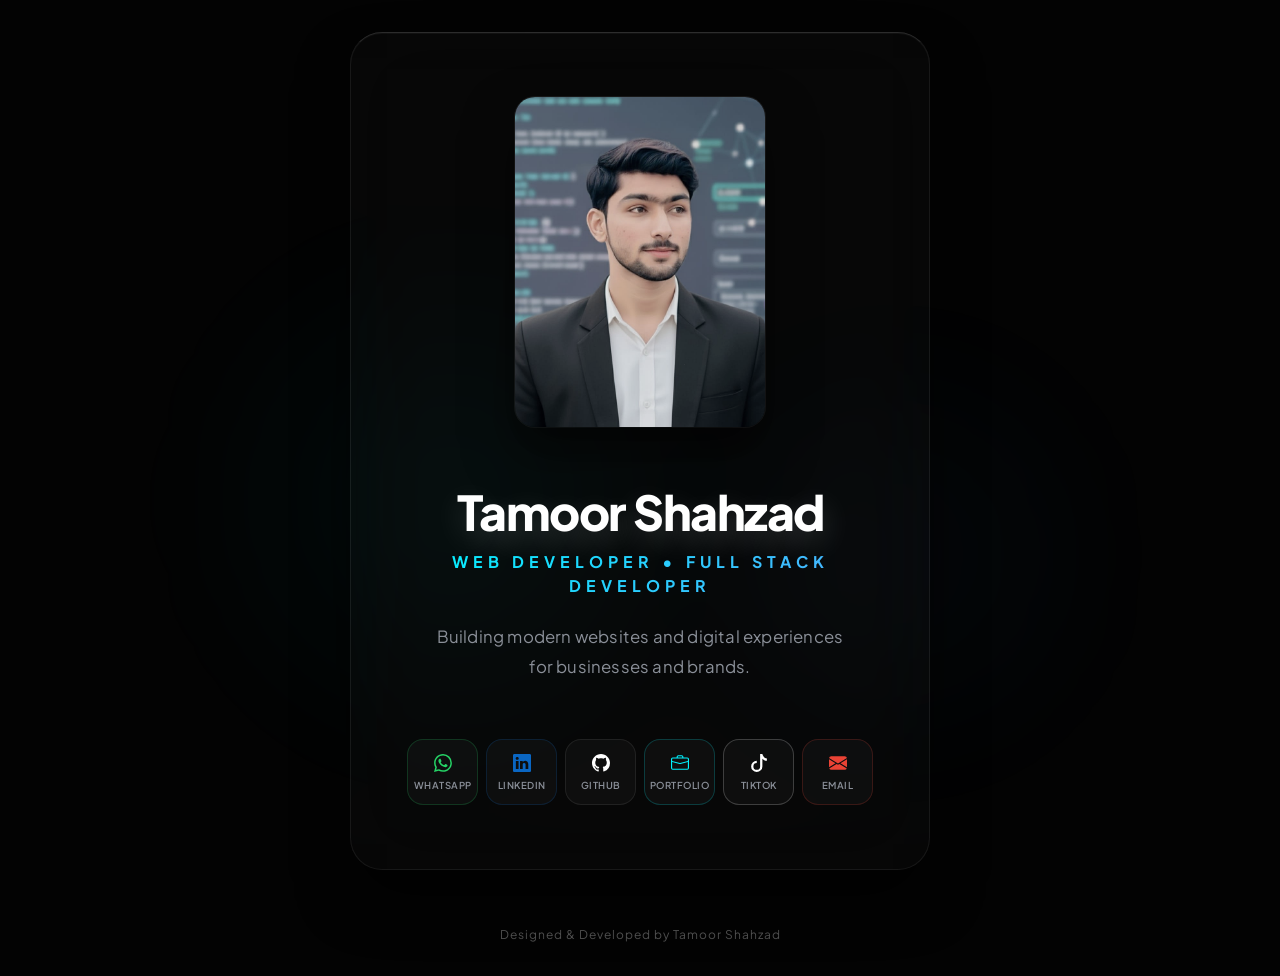
<file: developer.html>
<!DOCTYPE html>
<html lang="en">
<head>
    <meta charset="UTF-8">
    <meta name="viewport" content="width=device-width, initial-scale=1.0">
    <title>Tamoor Shahzad | Premium Web Developer</title>
    <meta name="description" content="Tamoor Shahzad - Exclusive Web Developer & MERN Stack Developer. Building premium digital experiences.">
    
    <!-- Google Fonts -->
    <link rel="preconnect" href="https://fonts.googleapis.com">
    <link rel="preconnect" href="https://fonts.gstatic.com" crossorigin>
    
    <link href="https://fonts.googleapis.com/css2?family=Plus+Jakarta+Sans:wght@300;400;500;600;700;800&display=swap" rel="stylesheet">
    
    <!-- Bootstrap 5 CDN -->
    <link href="https://cdn.jsdelivr.net/npm/bootstrap@5.3.2/dist/css/bootstrap.min.css" rel="stylesheet">
    
    <style>
        :root {
            /* Ultra Modern Attractive Cyan & Purple */
            --bg-color: #030303; 
            --card-glass: rgba(255, 255, 255, 0.02);
            --card-border: rgba(255, 255, 255, 0.07);
            
            --text-primary: #ffffff;
            --text-secondary: #8a8f98;
            
            /* Neon Aesthetic */
            --theme-primary: #00f2fe; /* Cyan */
            --theme-secondary: #4facfe; /* Blue/Purple */
            --theme-glow: rgba(0, 242, 254, 0.25);
            
            /* Clean Brand Accents */
            --color-whatsapp: #25D366;
            --color-linkedin: #0A66C2;
            --color-github: #ffffff;
            --color-portfolio: var(--theme-primary);
            --color-tiktok: #ffffff; 
            --color-email: #ea4335;
        }

        * {
            margin: 0;
            padding: 0;
            box-sizing: border-box;
        }

        body {
            font-family: 'Plus Jakarta Sans', sans-serif;
            background-color: var(--bg-color);
            color: var(--text-primary);
            min-height: 100vh;
            display: flex;
            align-items: center;
            justify-content: center;
            position: relative;
            overflow-x: hidden;
            padding: 2rem 1rem;
        }

        /* Ambient Background Glow */
        .ambient-glow-1 {
            position: fixed;
            width: 50vw;
            height: 50vw;
            border-radius: 50%;
            background: radial-gradient(circle, rgba(0, 242, 254, 0.08), transparent 60%);
            filter: blur(100px);
            opacity: 0.8;
            z-index: 0;
            animation: floatGlow 15s ease-in-out infinite alternate;
            pointer-events: none;
            top: 20%;
            left: 10%;
        }

        .ambient-glow-2 {
            position: fixed;
            width: 40vw;
            height: 40vw;
            border-radius: 50%;
            background: radial-gradient(circle, rgba(79, 172, 254, 0.08), transparent 60%);
            filter: blur(100px);
            opacity: 0.8;
            z-index: 0;
            animation: floatGlow 12s ease-in-out infinite alternate-reverse;
            pointer-events: none;
            bottom: 10%;
            right: 10%;
        }

        @keyframes floatGlow {
            0% { transform: translate(0, 0) scale(1); }
            100% { transform: translate(50px, 50px) scale(1.1); }
        }

        /* Main Card Container */
        .profile-wrapper {
            position: relative;
            z-index: 1;
            width: 100%;
            max-width: 580px;
            display: flex;
            flex-direction: column;
            align-items: center;
        }

        .profile-card {
            background: var(--card-glass);
            backdrop-filter: blur(40px);
            -webkit-backdrop-filter: blur(40px);
            border: 1px solid var(--card-border);
            border-top: 1px solid rgba(255, 255, 255, 0.15); /* Clean sleek highlight */
            border-radius: 32px;
            padding: 4rem 3.5rem;
            width: 100%;
            text-align: center;
            box-shadow: 0 30px 60px -10px rgba(0, 0, 0, 0.8), 
                        inset 0 1px 1px rgba(255, 255, 255, 0.05);
            transition: box-shadow 0.6s ease, transform 0.6s ease;
            opacity: 0;
            transform: translateY(40px);
            animation: cardReveal 1s cubic-bezier(0.16, 1, 0.3, 1) forwards;
            position: relative;
        }

        .profile-card:hover {
            box-shadow: 0 40px 80px -10px rgba(0, 0, 0, 0.9), 
                        0 0 40px var(--theme-glow),
                        inset 0 1px 1px rgba(0, 242, 254, 0.2);
            transform: translateY(-5px);
            border-color: rgba(0, 242, 254, 0.3);
        }

        @keyframes cardReveal {
            to { opacity: 1; transform: translateY(0); }
        }

        /* Profile Image */
        .profile-img-container {
            width: 250px;
            height: 330px;
            margin: 0 auto 3.5rem auto;
            border-radius: 20px;
            overflow: hidden;
            position: relative;
            box-shadow: 0 25px 50px rgba(0,0,0,0.6),
                        0 0 0 1px rgba(255, 255, 255, 0.08); /* crisp white outline */
            opacity: 0;
            animation: fadeIn 1.2s ease 0.4s forwards;
            transition: all 0.5s cubic-bezier(0.25, 0.46, 0.45, 0.94);
        }

        /* Electric Lighting Gleam Overlay */
        .profile-img-container::after {
            content: '';
            position: absolute;
            top: 0; left: -100%; 
            width: 50%; height: 100%;
            background: linear-gradient(to right, transparent, rgba(0, 242, 254, 0.6), transparent);
            transform: skewX(-25deg);
            pointer-events: none;
            z-index: 2;
        }

        .profile-img-container:hover {
            box-shadow: 0 30px 60px rgba(0,0,0,0.8),
                        0 0 0 2px var(--theme-primary), /* Electric Cyan Border */
                        0 0 30px var(--theme-glow); 
            transform: translateY(-10px);
        }

        .profile-img-container:hover::after {
            animation: shineSweep 1.2s ease-in-out;
        }

        @keyframes shineSweep { 
            0% { left: -100%; } 
            100% { left: 200%; }
        }

        .profile-img {
            width: 100%;
            height: 100%;
            object-fit: cover;
            transition: transform 0.8s cubic-bezier(0.25, 0.46, 0.45, 0.94), filter 0.8s ease;
            filter: contrast(1.05) brightness(0.9) saturate(0.7); /* Sleek high-contrast modern start */
        }

        .profile-img-container:hover .profile-img {
            transform: scale(1.08);
            filter: contrast(1.1) brightness(1.05) saturate(1.1); 
        }

        /* Text Content */
        .profile-name {
            font-size: 3rem;
            font-weight: 800;
            letter-spacing: -1.5px;
            margin-bottom: 0.6rem;
            color: var(--text-primary);
            text-shadow: 0 10px 30px rgba(255, 255, 255, 0.2);
            opacity: 0;
            animation: slideUp 0.8s ease 0.6s forwards;
        }

        .profile-headline {
            font-size: 1rem;
            font-weight: 700;
            text-transform: uppercase;
            letter-spacing: 5px;
            
            /* Gradient Text */
            background: linear-gradient(135deg, var(--theme-primary), var(--theme-secondary));
            -webkit-background-clip: text;
            -webkit-text-fill-color: transparent;
            
            margin-bottom: 1.5rem;
            opacity: 0;
            animation: slideUp 0.8s ease 0.7s forwards;
        }

        .profile-bio {
            font-size: 1.05rem;
            color: var(--text-secondary);
            line-height: 1.8;
            margin-bottom: 3.5rem;
            padding: 0 1.5rem;
            opacity: 0;
            animation: slideUp 0.8s ease 0.8s forwards;
            font-weight: 400;
            letter-spacing: 0.2px;
        }

        /* Social Icons */
        .social-links {
            display: flex;
            justify-content: center;
            align-items: flex-start;
            gap: 0.5rem;
            flex-wrap: nowrap; /* Force single row */
            opacity: 0;
            animation: slideUp 0.8s ease 0.9s forwards;
            width: 100%;
        }

        .social-icon {
            display: flex;
            flex-direction: column; /* icon on top, label below */
            align-items: center;
            justify-content: center;
            gap: 0.4rem;
            padding: 0.9rem 0.5rem 0.7rem;
            width: 72px; /* fixed equal width for all 6 tiles to fit */
            min-width: 0;
            border-radius: 16px;
            background: rgba(255,255,255,0.03);
            border: 1px solid rgba(255,255,255,0.08);
            font-size: 1.3rem;
            text-decoration: none;
            color: var(--text-primary);
            transition: all 0.4s cubic-bezier(0.16, 1, 0.3, 1);
            position: relative;
            overflow: hidden;
        }
        
        .social-icon svg {
            position: relative;
            z-index: 1;
            flex-shrink: 0;
        }
        
        .social-icon span {
            position: relative;
            z-index: 1;
            font-size: 0.6rem;
            font-weight: 600;
            letter-spacing: 0.5px;
            text-transform: uppercase;
            color: var(--text-secondary);
            white-space: nowrap;
        }

        /* Default Brand Colors */
        .social-icon.whatsapp { color: var(--color-whatsapp); border-color: rgba(37, 211, 102, 0.2); }
        .social-icon.linkedin { color: var(--color-linkedin); border-color: rgba(10, 102, 194, 0.2); }
        .social-icon.github { color: var(--color-github); }
        .social-icon.portfolio { color: var(--color-portfolio); border-color: rgba(0, 242, 254, 0.2); }
        .social-icon.tiktok { color: var(--color-tiktok); border-color: rgba(255, 255, 255, 0.2); } 
        .social-icon.email { color: var(--color-email); border-color: rgba(234, 67, 53, 0.2); }

        /* Modern Hover States for Buttons */
        .social-icon:hover {
            transform: translateY(-5px);
            background: rgba(255, 255, 255, 0.08); 
            box-shadow: 0 10px 25px -5px rgba(0,0,0,0.5);
        }
        .social-icon:hover span { color: var(--text-primary); }

        .social-icon.whatsapp:hover { border-color: var(--color-whatsapp); box-shadow: 0 10px 25px -5px rgba(37, 211, 102, 0.4); }
        .social-icon.linkedin:hover { border-color: var(--color-linkedin); box-shadow: 0 10px 25px -5px rgba(10, 102, 194, 0.4); }
        .social-icon.github:hover { border-color: var(--color-github); box-shadow: 0 10px 25px -5px rgba(255, 255, 255, 0.3); }
        .social-icon.portfolio:hover { border-color: var(--color-portfolio); box-shadow: 0 10px 25px -5px var(--theme-glow); }
        .social-icon.tiktok:hover { border-color: #ff0050; box-shadow: 0 10px 25px -5px rgba(255, 0, 80, 0.4); }
        .social-icon.email:hover { border-color: var(--color-email); box-shadow: 0 10px 25px -5px rgba(234, 67, 53, 0.4); }

        /* Footer */
        .footer-text {
            font-size: 0.75rem;
            color: rgba(255,255,255, 0.3);
            margin-top: 3.5rem;
            letter-spacing: 1px;
            opacity: 0;
            animation: fadeIn 1s ease 1s forwards;
            text-align: center;
        }

        /* Keyframes */
        @keyframes fadeIn {
            to { opacity: 1; }
        }

        @keyframes slideUp {
            from { opacity: 0; transform: translateY(20px); }
            to { opacity: 1; transform: translateY(0); }
        }

        /* Mobile Adjustments */
        @media (max-width: 576px) {
            .profile-card {
                padding: 3.5rem 2rem;
                border-radius: 24px;
            }

            .profile-img-container {
                width: 100%;
                max-width: 240px;
                height: 310px;
                /* Lock the hover state ON for mobile */
                box-shadow: 0 25px 50px rgba(0,0,0,0.8),
                            0 0 0 2px var(--theme-primary),
                            0 0 25px var(--theme-glow);
                transform: translateY(-5px);
            }
            
            .profile-img-container::after {
                /* Continuous subtle shine on mobile */
                animation: shineSweep 4s infinite ease-in-out;
            }
            
            .profile-img-container .profile-img {
                transform: scale(1.05);
                filter: contrast(1.1) brightness(1.05) saturate(1.1);
            }

            .profile-name { font-size: 2.3rem; letter-spacing: -1px; }
            .profile-headline { font-size: 0.8rem; letter-spacing: 4px; }
            
            .social-links { gap: 0.3rem; }

            .social-icon {
                width: 52px;
                padding: 0.7rem 0.3rem 0.5rem;
                font-size: 1.1rem;
                border-radius: 12px;
            }
            
            .social-icon span { font-size: 0.55rem; }
        }
    </style>
</head>
<body>
    
    <!-- Ambient Lighting & Effects -->
    <div class="ambient-glow-1"></div>
    <div class="ambient-glow-2"></div>

    <div class="profile-wrapper">
        <main class="profile-card" id="profileCard">
            
            <div class="profile-img-container">
                <img src="images/developer/portfolio_image.jpeg" alt="Tamoor Shahzad Portrait" class="profile-img" loading="eager">
            </div>

            <h1 class="profile-name">Tamoor Shahzad</h1>
            
            <div class="profile-headline">Web Developer • Full Stack Developer</div>
            
            <p class="profile-bio">
                Building modern websites and digital experiences for businesses and brands.
            </p>

            <div class="social-links">
                <a href="https://wa.me/+923437924815" class="social-icon whatsapp" target="_blank" rel="noopener noreferrer">
                    <svg xmlns="http://www.w3.org/2000/svg" width="18" height="18" fill="currentColor" viewBox="0 0 16 16"><path d="M13.601 2.326A7.85 7.85 0 0 0 7.994 0C3.627 0 .068 3.558.064 7.926c0 1.399.366 2.76 1.057 3.965L0 16l4.204-1.102a7.9 7.9 0 0 0 3.79.965h.004c4.368 0 7.926-3.558 7.93-7.93A7.9 7.9 0 0 0 13.6 2.326zM7.994 14.521a6.6 6.6 0 0 1-3.356-.92l-.24-.144-2.494.654.666-2.433-.156-.251a6.56 6.56 0 0 1-1.007-3.505c0-3.626 2.957-6.584 6.591-6.584a6.56 6.56 0 0 1 4.66 1.931 6.56 6.56 0 0 1 1.928 4.66c-.004 3.639-2.961 6.592-6.592 6.592m3.615-4.934c-.197-.099-1.17-.578-1.353-.646-.182-.065-.315-.099-.445.099-.133.197-.513.646-.627.775-.114.133-.232.148-.43.05-.197-.1-.836-.308-1.592-.985-.59-.525-.985-1.175-1.103-1.372-.114-.198-.011-.304.088-.403.087-.088.197-.232.296-.346.1-.114.133-.198.198-.33.065-.134.034-.248-.015-.347-.05-.099-.445-1.076-.612-1.47-.16-.389-.323-.335-.445-.34-.114-.007-.247-.007-.38-.007a.73.73 0 0 0-.529.247c-.182.198-.691.677-.691 1.654s.71 1.916.81 2.049c.098.133 1.394 2.132 3.383 2.992.47.205.84.326 1.129.418.475.152.904.129 1.246.08.38-.058 1.171-.48 1.338-.943.164-.464.164-.86.114-.943-.049-.084-.182-.133-.38-.232"/></svg><span>WhatsApp</span>
                </a>
                               <a href="https://linkedin.com/in/tamoor-shahzad-full-stack-developer-1530173aa" class="social-icon linkedin" target="_blank" rel="noopener noreferrer">
                    <svg xmlns="http://www.w3.org/2000/svg" width="18" height="18" fill="currentColor" viewBox="0 0 16 16"><path d="M0 1.146C0 .513.526 0 1.175 0h13.65C15.474 0 16 .513 16 1.146v13.708c0 .633-.526 1.146-1.175 1.146H1.175C.526 16 0 15.487 0 14.854zm4.943 12.248V6.169H2.542v7.225zm-1.2-8.212c.837 0 1.358-.554 1.358-1.248-.015-.709-.52-1.248-1.342-1.248S2.4 3.226 2.4 3.934c0 .694.521 1.248 1.327 1.248zm4.908 8.212V9.359c0-.216.016-.432.08-.586.173-.431.568-.878 1.232-.878.869 0 1.216.662 1.216 1.634v3.865h2.401V9.25c0-2.22-1.184-3.252-2.764-3.252-1.274 0-1.845.7-2.165 1.193v.025h-.016l.016-.025V6.169h-2.4c.03.678 0 7.225 0 7.225z"/></svg><span>LinkedIn</span>
                
                </a>
                
                <a href="https://github.com/Tamoor-Tech" class="social-icon github" target="_blank" rel="noopener noreferrer">
                    <svg xmlns="http://www.w3.org/2000/svg" width="18" height="18" fill="currentColor" viewBox="0 0 16 16"><path d="M8 0C3.58 0 0 3.58 0 8c0 3.54 2.29 6.53 5.47 7.59.4.07.55-.17.55-.38 0-.19-.01-.82-.01-1.49-2.01.37-2.53-.49-2.69-.94-.09-.23-.48-.94-.82-1.13-.28-.15-.68-.52-.01-.53.63-.01 1.08.58 1.23.82.72 1.21 1.87.87 2.33.66.07-.52.28-.87.51-1.07-1.78-.2-3.64-.89-3.64-3.95 0-.87.31-1.59.82-2.15-.08-.2-.36-1.02.08-2.12 0 0 .67-.21 2.2.82.64-.18 1.32-.27 2-.27s1.36.09 2 .27c1.53-1.04 2.2-.82 2.2-.82.44 1.1.16 1.92.08 2.12.51.56.82 1.27.82 2.15 0 3.07-1.87 3.75-3.65 3.95.29.25.54.73.54 1.48 0 1.07-.01 1.93-.01 2.2 0 .21.15.46.55.38A8.01 8.01 0 0 0 16 8c0-4.42-3.58-8-8-8"/></svg><span>GitHub</span>
                </a>

                <a href="https://tamoor-dev-neon.vercel.app" class="social-icon portfolio" target="_blank" rel="noopener noreferrer">
                    <svg xmlns="http://www.w3.org/2000/svg" width="18" height="18" fill="currentColor" viewBox="0 0 16 16"><path d="M6.5 1A1.5 1.5 0 0 0 5 2.5V3H1.5A1.5 1.5 0 0 0 0 4.5v8A1.5 1.5 0 0 0 1.5 14h13a1.5 1.5 0 0 0 1.5-1.5v-8A1.5 1.5 0 0 0 14.5 3H11v-.5A1.5 1.5 0 0 0 9.5 1h-3zm0 1h3a.5.5 0 0 1 .5.5V3H6v-.5a.5.5 0 0 1 .5-.5zm1.886 6.914L15 7.151V12.5a.5.5 0 0 1-.5.5h-13a.5.5 0 0 1-.5-.5V7.15l6.614 1.764a1.5 1.5 0 0 0 .772 0zM1.5 4h13a.5.5 0 0 1 .5.5v1.616L8.129 7.948a.5.5 0 0 1-.258 0L1 6.116V4.5a.5.5 0 0 1 .5-.5z"/></svg><span>Portfolio</span>
                </a>

                <a href="https://www.tiktok.com/@temiitech?_r=1&_t=ZS-9A8CqjAW9n4" class="social-icon tiktok" target="_blank" rel="noopener noreferrer">
                    <svg xmlns="http://www.w3.org/2000/svg" width="18" height="18" fill="currentColor" viewBox="0 0 16 16" class="tiktok-icon"><path d="M9 0h1.98c.144.715.54 1.617 1.235 2.512C12.895 3.389 13.797 4 15 4v2c-1.753 0-3.07-.814-4-1.829V11a5 5 0 1 1-5-5v2a3 3 0 1 0 3 3z"/></svg><span>TikTok</span>
                </a>

                <a href="mailto:tamoortemii@gmail.com" class="social-icon email">
                    <svg xmlns="http://www.w3.org/2000/svg" width="18" height="18" fill="currentColor" viewBox="0 0 16 16"><path d="M.05 3.555A2 2 0 0 1 2 2h12a2 2 0 0 1 1.95 1.555L8 8.414zM0 4.697v7.104l5.803-3.558zM6.761 8.83l-6.57 4.027A2 2 0 0 0 2 14h12a2 2 0 0 0 1.808-1.144l-6.57-4.027L8 9.586zm3.436-.586L16 11.801V4.697z"/></svg><span>Email</span>
                </a>
            </div>
            
        </main>
        
        <div class="footer-text">
            Designed & Developed by Tamoor Shahzad
        </div>
    </div>

    <!-- Bootstrap JS for Tooltips -->
    <script src="https://cdn.jsdelivr.net/npm/bootstrap@5.3.2/dist/js/bootstrap.bundle.min.js"></script>
    <script>
        document.addEventListener('DOMContentLoaded', function () {
            // Subtle 3D lift effect on mouse move for the VIP card
            const card = document.getElementById('profileCard');
            
            document.addEventListener('mousemove', (e) => {
                if(window.innerWidth < 768) return;
                
                const xAxis = (window.innerWidth / 2 - e.pageX) / 75; 
                const yAxis = (window.innerHeight / 2 - e.pageY) / 75;
                
                card.style.transform = `perspective(1200px) rotateY(${xAxis}deg) rotateX(${yAxis}deg) translateY(-5px)`;
            });
            
            document.addEventListener('mouseleave', () => {
                if(window.innerWidth < 768) return;
                card.style.transform = `perspective(1200px) rotateY(0deg) rotateX(0deg) translateY(0px)`;
            });
        });
    </script>
</body>
</html>
</file>
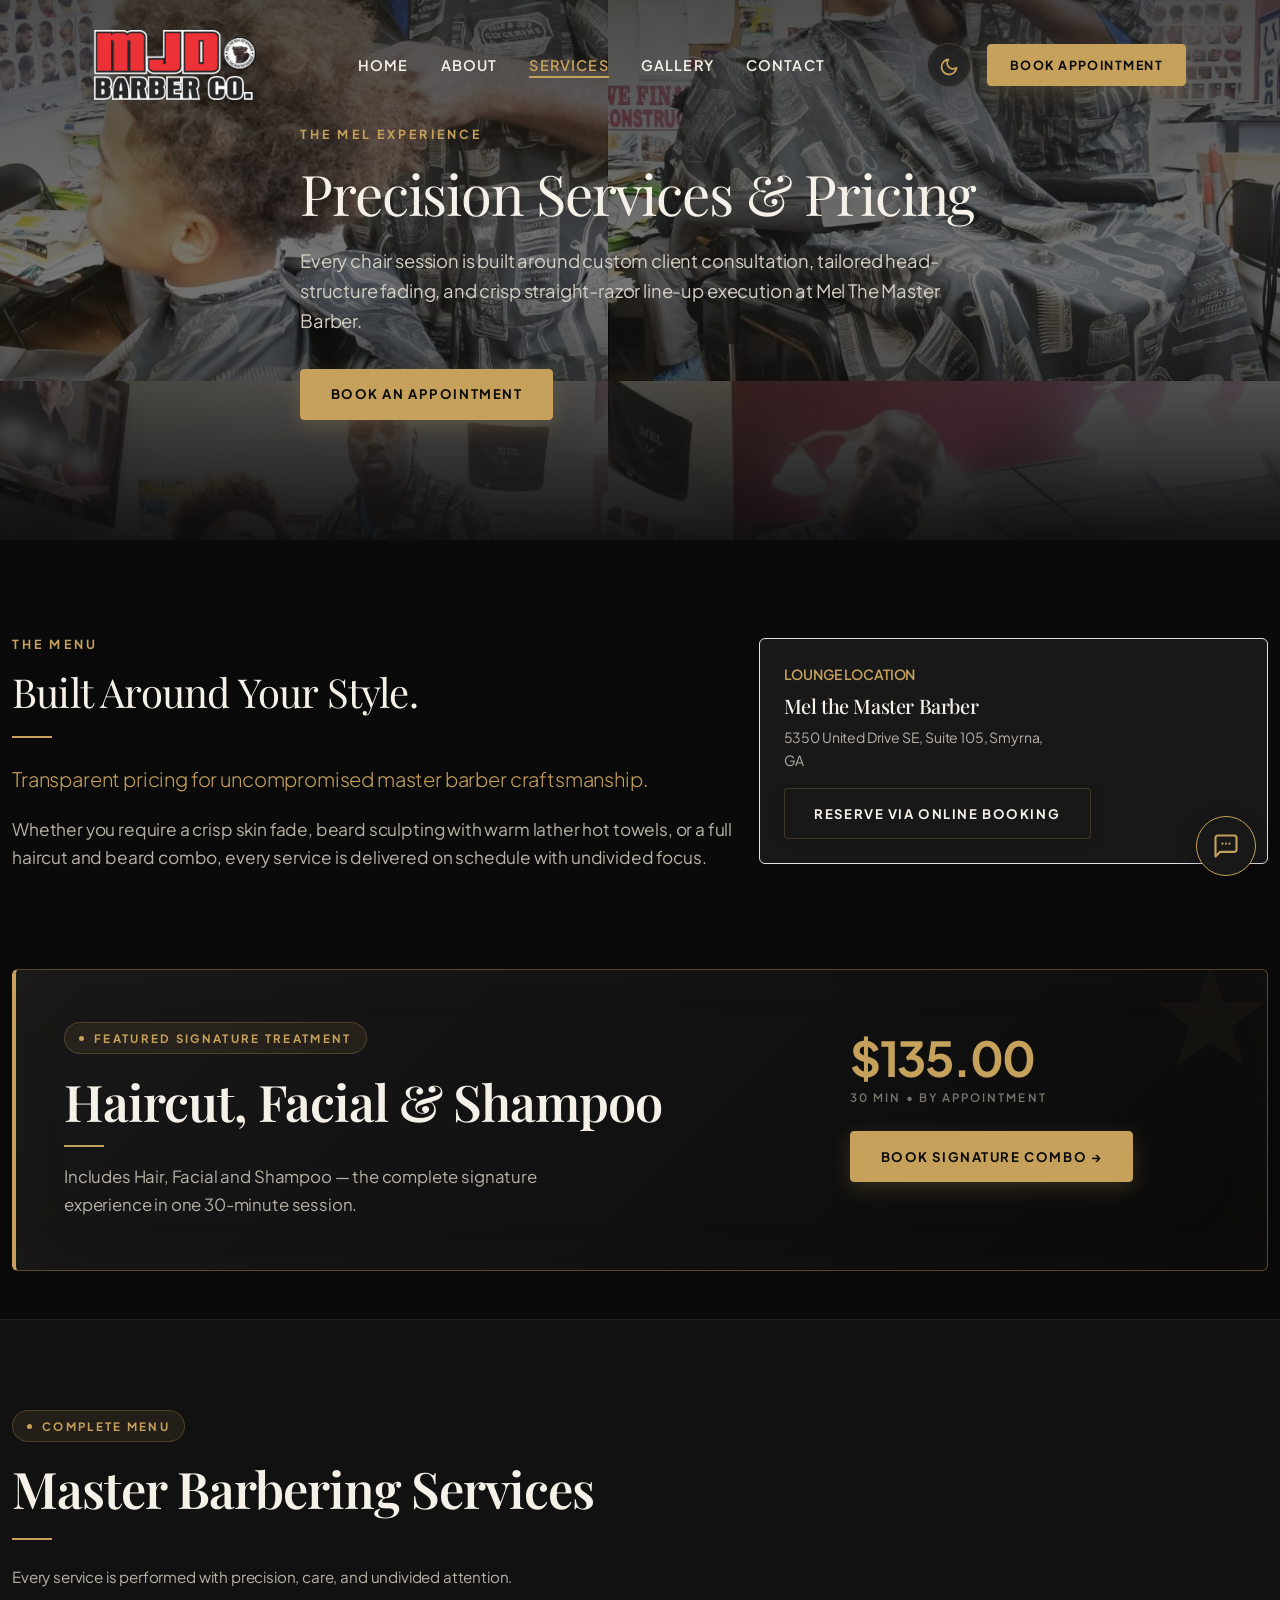
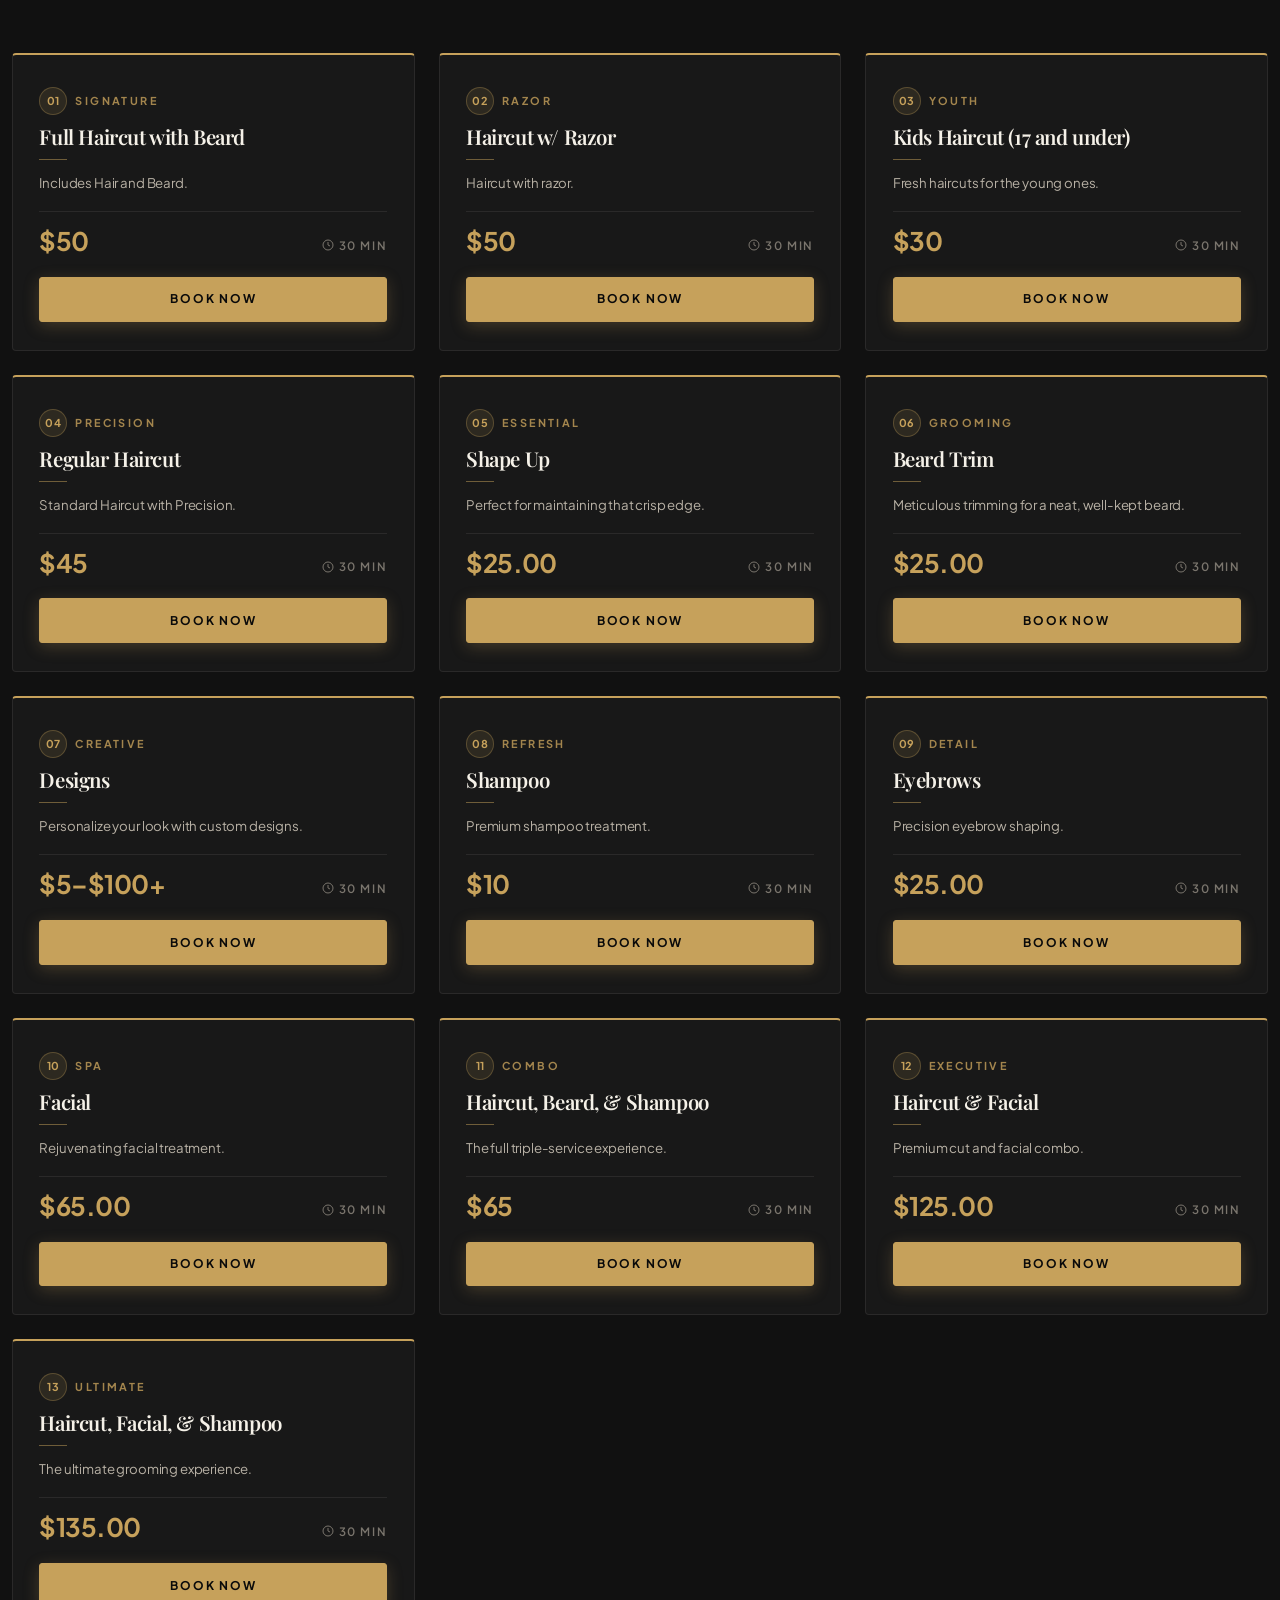
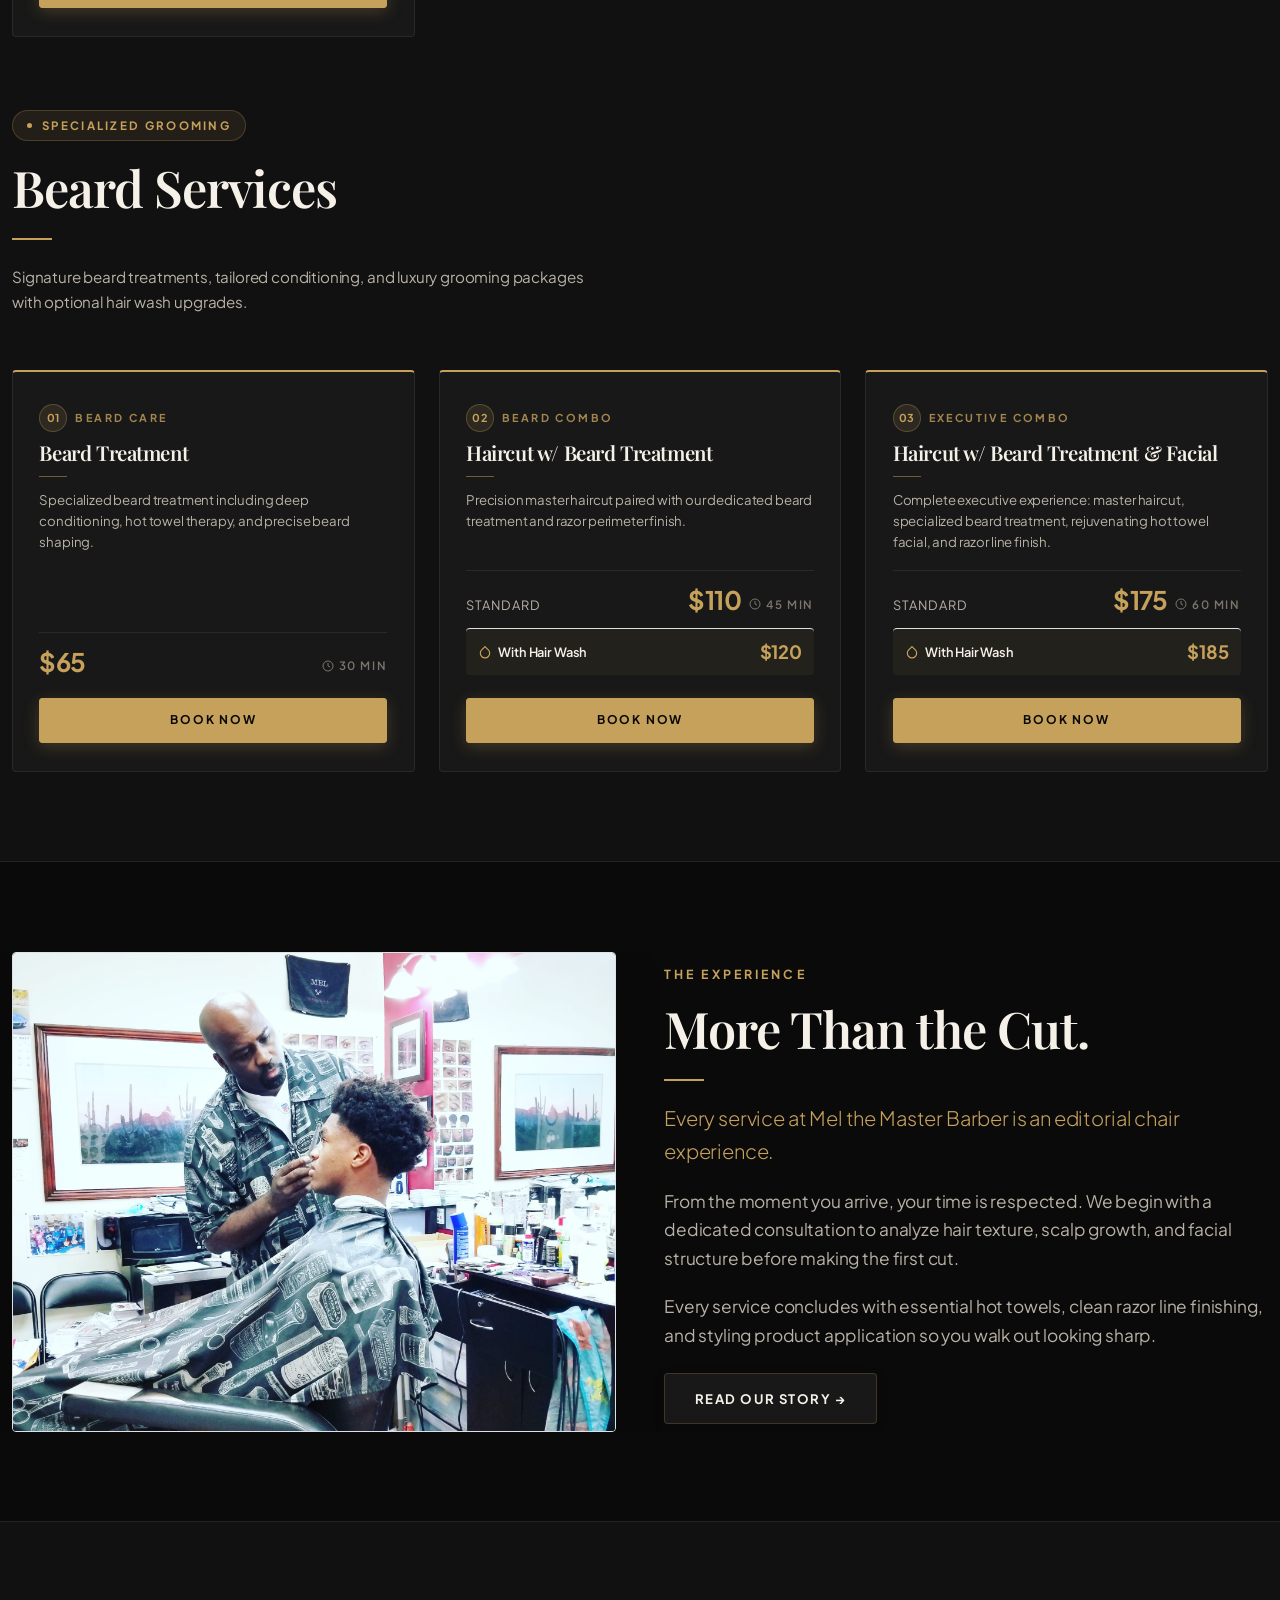
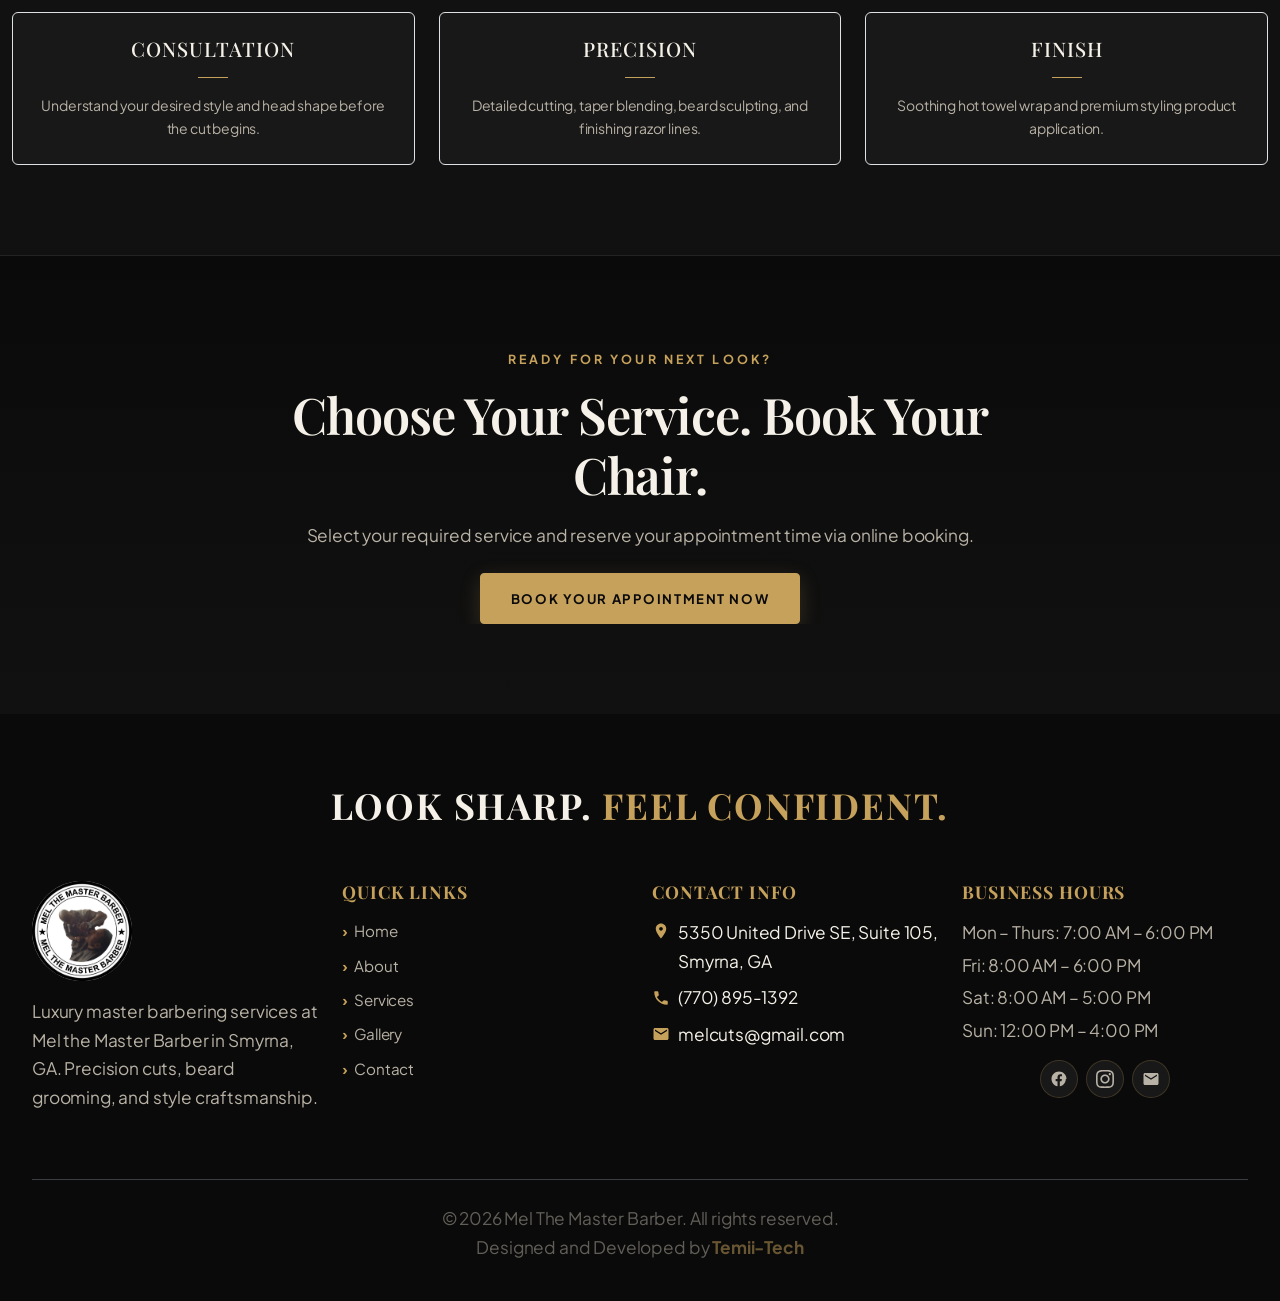
<file: services.html>
<!DOCTYPE html>
<html lang="en" data-theme="dark">
<head>
  <meta charset="UTF-8">
  <meta name="viewport" content="width=device-width, initial-scale=1.0">
  <title>Services &amp; Pricing | Mel The Master Barber Smyrna GA</title>
  <meta name="description" content="Official master services and transparent pricing for Mel The Master Barber in Smyrna GA. Master haircuts, beard sculpting, and combo services.">
  
  <!-- Bootstrap 5 CSS -->
  <link href="https://cdn.jsdelivr.net/npm/bootstrap@5.3.2/dist/css/bootstrap.min.css" rel="stylesheet">
  
  <!-- Google Fonts: Playfair Display & Plus Jakarta Sans -->
  <link rel="preconnect" href="https://fonts.googleapis.com">
  <link rel="preconnect" href="https://fonts.gstatic.com" crossorigin>
  <link href="https://fonts.googleapis.com/css2?family=Playfair+Display:ital,wght@0,500;0,600;0,700;1,400&family=Plus+Jakarta+Sans:wght@400;500;600;700&display=swap" rel="stylesheet">
  
  <!-- Custom CSS Design System & Responsive Rules -->
  <link rel="stylesheet" href="css/style.css">
  <link rel="stylesheet" href="css/responsive.css">
  <!-- Chatbot CSS -->
  <link rel="stylesheet" href="css/chatbot.css">

  <!-- ============================================================
       VIP SERVICES PAGE — PREMIUM ENHANCEMENTS
       ============================================================ -->
  <style>
    /* ── VIP SERVICE CARD ─────────────────────────────────────── */
    .vip-service-card {
      background: var(--bg-card);
      border: 1px solid var(--border-subtle);
      border-top: 2px solid var(--accent);
      border-radius: 4px;
      padding: 2rem 1.65rem 1.75rem;
      height: 100%;
      display: flex;
      flex-direction: column;
      justify-content: space-between;
      position: relative;
      overflow: hidden;
      transition: transform 0.38s cubic-bezier(0.16,1,0.3,1),
                  box-shadow 0.38s cubic-bezier(0.16,1,0.3,1),
                  border-color 0.38s ease;
    }

    /* subtle shimmer sweep on hover */
    .vip-service-card::before {
      content: '';
      position: absolute;
      top: 0; left: -75%;
      width: 50%; height: 100%;
      background: linear-gradient(120deg, transparent 0%, rgba(198,161,91,0.07) 50%, transparent 100%);
      transform: skewX(-20deg);
      transition: left 0.55s ease;
      pointer-events: none;
    }
    .vip-service-card:hover::before { left: 135%; }

    .vip-service-card:hover {
      transform: translateY(-6px);
      border-color: rgba(198,161,91,0.55);
      border-top-color: var(--accent);
      box-shadow: 0 18px 42px rgba(0,0,0,0.38), 0 0 0 1px rgba(198,161,91,0.12);
    }

    /* card number badge */
    .vip-card-num {
      display: inline-flex;
      align-items: center;
      justify-content: center;
      width: 28px; height: 28px;
      border-radius: 50%;
      background: rgba(198,161,91,0.12);
      border: 1px solid rgba(198,161,91,0.3);
      font-family: var(--font-body);
      font-size: 0.68rem;
      font-weight: 700;
      color: var(--accent);
      letter-spacing: 0.04em;
      flex-shrink: 0;
    }

    /* category label */
    .vip-card-cat {
      font-family: var(--font-body);
      font-size: 0.68rem;
      font-weight: 700;
      text-transform: uppercase;
      letter-spacing: 0.22em;
      color: var(--accent);
      opacity: 0.8;
    }

    /* title */
    .vip-card-title {
      font-family: var(--font-heading);
      font-size: clamp(1.05rem, 1.5vw + 0.7rem, 1.28rem);
      font-weight: 600;
      color: var(--text-primary);
      line-height: 1.25;
      margin: 0.55rem 0 0.5rem;
    }

    /* gold separator */
    .vip-card-sep {
      width: 28px; height: 1px;
      background: var(--accent);
      opacity: 0.5;
      margin: 0.6rem 0 0.75rem;
      transition: width 0.35s ease;
    }
    .vip-service-card:hover .vip-card-sep { width: 44px; opacity: 0.9; }

    /* description */
    .vip-card-desc {
      font-size: 0.83rem;
      color: var(--text-secondary);
      line-height: 1.6;
      flex-grow: 1;
      margin-bottom: 0;
    }

    /* price + duration row */
    .vip-card-meta {
      display: flex;
      align-items: baseline;
      justify-content: space-between;
      margin: 1.1rem 0 1.4rem;
      border-top: 1px solid var(--border-subtle);
      padding-top: 1rem;
    }

    .vip-card-price {
      font-family: var(--font-body);
      font-size: 1.6rem;
      font-weight: 700;
      color: var(--accent);
      letter-spacing: -0.02em;
      line-height: 1;
    }

    .vip-card-duration {
      font-size: 0.72rem;
      font-weight: 600;
      letter-spacing: 0.14em;
      text-transform: uppercase;
      color: var(--text-muted);
      display: flex;
      align-items: center;
      gap: 0.3rem;
    }
    .vip-card-duration svg { flex-shrink: 0; }

    /* book button inside card */
    .vip-card-btn {
      display: block;
      width: 100%;
      text-align: center;
      padding: 0.72rem 1rem;
      font-family: var(--font-body);
      font-size: 0.75rem;
      font-weight: 700;
      letter-spacing: 0.15em;
      text-transform: uppercase;
      color: #0A0A0A !important;
      background: var(--accent);
      border: 1px solid var(--accent);
      border-radius: 3px;
      text-decoration: none;
      transition: background 0.25s ease, transform 0.22s ease, box-shadow 0.22s ease;
      box-shadow: 0 4px 16px rgba(198,161,91,0.25);
    }
    .vip-card-btn:hover {
      background: var(--accent-hover);
      transform: translateY(-2px);
      box-shadow: 0 8px 24px rgba(198,161,91,0.38);
    }

    /* ── FEATURED SPOTLIGHT UPGRADE ──────────────────────────── */
    .vip-spotlight {
      background: linear-gradient(135deg, var(--bg-card) 0%, var(--bg-primary) 100%);
      border: 1px solid rgba(198,161,91,0.38);
      border-left: 4px solid var(--accent);
      border-radius: 6px;
      padding: clamp(2rem, 4vw, 3.5rem) clamp(1.5rem, 4vw, 3rem);
      position: relative;
      overflow: hidden;
      box-shadow: 0 8px 40px rgba(0,0,0,0.28), inset 0 0 80px rgba(198,161,91,0.03);
    }
    .vip-spotlight::after {
      content: '★';
      position: absolute;
      right: -0.5rem; top: -1.5rem;
      font-size: 9rem;
      color: var(--accent);
      opacity: 0.04;
      pointer-events: none;
      font-family: Georgia, serif;
      line-height: 1;
    }

    /* ── SECTION HEADER UPGRADE ─────────────────────────────── */
    .vip-section-badge {
      display: inline-flex;
      align-items: center;
      gap: 0.6rem;
      background: rgba(198,161,91,0.10);
      border: 1px solid rgba(198,161,91,0.25);
      border-radius: 100px;
      padding: 0.32rem 0.9rem;
      font-size: 0.72rem;
      font-weight: 700;
      letter-spacing: 0.2em;
      text-transform: uppercase;
      color: var(--accent);
      margin-bottom: 1.1rem;
    }
    .vip-section-badge::before {
      content: '';
      width: 5px; height: 5px;
      border-radius: 50%;
      background: var(--accent);
      display: inline-block;
    }

    /* ── STATS TICKER STRIP ─────────────────────────────────── */
    .vip-stats-strip {
      background: var(--bg-card);
      border-top: 1px solid var(--border-subtle);
      border-bottom: 1px solid var(--border-subtle);
      padding: 1.75rem 0;
    }
    .vip-stat-item {
      text-align: center;
      padding: 0 1.5rem;
      border-right: 1px solid var(--border-subtle);
    }
    .vip-stat-item:last-child { border-right: none; }
    .vip-stat-num {
      font-family: var(--font-body);
      font-size: clamp(1.6rem, 3vw, 2.2rem);
      font-weight: 700;
      color: var(--accent);
      line-height: 1;
      display: block;
    }
    .vip-stat-label {
      font-size: 0.7rem;
      font-weight: 600;
      letter-spacing: 0.18em;
      text-transform: uppercase;
      color: var(--text-muted);
      display: block;
      margin-top: 0.35rem;
    }

    /* ── ENTRANCE ANIMATION ─────────────────────────────────── */
    @keyframes vipCardIn {
      from { opacity: 0; transform: translateY(22px); }
      to   { opacity: 1; transform: translateY(0); }
    }
    .vip-service-card {
      animation: vipCardIn 0.55s cubic-bezier(0.16,1,0.3,1) both;
    }
    .col-md-6:nth-child(1)  .vip-service-card { animation-delay: 0.05s; }
    .col-md-6:nth-child(2)  .vip-service-card { animation-delay: 0.10s; }
    .col-md-6:nth-child(3)  .vip-service-card { animation-delay: 0.15s; }
    .col-md-6:nth-child(4)  .vip-service-card { animation-delay: 0.20s; }
    .col-md-6:nth-child(5)  .vip-service-card { animation-delay: 0.25s; }
    .col-md-6:nth-child(6)  .vip-service-card { animation-delay: 0.30s; }
    .col-md-6:nth-child(7)  .vip-service-card { animation-delay: 0.35s; }
    .col-md-6:nth-child(8)  .vip-service-card { animation-delay: 0.40s; }
    .col-md-6:nth-child(9)  .vip-service-card { animation-delay: 0.45s; }
    .col-md-6:nth-child(10) .vip-service-card { animation-delay: 0.50s; }
    .col-md-6:nth-child(11) .vip-service-card { animation-delay: 0.55s; }
    .col-md-6:nth-child(12) .vip-service-card { animation-delay: 0.60s; }
    .col-md-6:nth-child(13) .vip-service-card { animation-delay: 0.65s; }
  </style>
</head>
<body>

  <!-- ==========================================
       PREMIUM FLOATING NAVBAR (EXACT HOME PAGE MARKUP)
       ========================================== -->
  <div class="navbar-floating-wrapper" id="navbarWrapper">
    <div class="navbar-floating-container">
      
      <!-- 1. LOGO (LEFT) -->
      <a class="navbar-brand navbar-brand-custom" href="index.html">
        <img src="images/navbar/logo.jpeg" alt="Mel The Master Barber Logo" class="brand-logo-img">
      </a>

      <!-- 2. DESKTOP NAV LINKS (CENTER - EXACT 1-LINE 14.5px) -->
      <ul class="desktop-nav-links d-none d-lg-flex">
        <li><a class="nav-link-custom" href="index.html">Home</a></li>
        <li><a class="nav-link-custom" href="about.html">About</a></li>
        <li><a class="nav-link-custom active" href="services.html">Services</a></li>
        <li><a class="nav-link-custom" href="gallery.html">Gallery</a></li>
        <li><a class="nav-link-custom" href="contact.html">Contact</a></li>
      </ul>

      <!-- 3. CTA BUTTON & THEME TOGGLE (RIGHT) -->
      <div class="desktop-nav-actions d-none d-lg-flex">
        <button class="theme-toggle-btn" id="themeToggleBtnDesktop" aria-label="Toggle dark/light theme">
          <span class="themeIcon">
            <svg viewBox="0 0 24 24" width="20" height="20" fill="none" stroke="currentColor" stroke-width="2.2" stroke-linecap="round" stroke-linejoin="round"><path d="M21 12.79A9 9 0 1 1 11.21 3 7 7 0 0 0 21 12.79z"></path></svg>
          </span>
        </button>
        <a href="https://mel-the-master-barber.square.site/" target="_blank" rel="noopener" class="btn-gold-primary" style="padding: 0.6rem 1.35rem; font-size: 0.78rem;">Book Appointment</a>
      </div>

      <!-- MOBILE CONTROLS (MOBILE: [LOGO] [THEME TOGGLE] [HAMBURGER MENU]) -->
      <div class="mobile-nav-controls d-flex align-items-center gap-2 d-lg-none">
        <button class="theme-toggle-btn" id="themeToggleBtnMobile" aria-label="Toggle dark/light theme">
          <span class="themeIcon">
            <svg viewBox="0 0 24 24" width="20" height="20" fill="none" stroke="currentColor" stroke-width="2.2" stroke-linecap="round" stroke-linejoin="round"><path d="M21 12.79A9 9 0 1 1 11.21 3 7 7 0 0 0 21 12.79z"></path></svg>
          </span>
        </button>
        <!-- PREMIUM HAMBURGER -->
        <button class="mob-hamburger" type="button" id="mobileNavToggler" aria-label="Toggle navigation" aria-expanded="false">
          <span class="mob-ham-bar"></span>
          <span class="mob-ham-bar"></span>
          <span class="mob-ham-bar"></span>
        </button>
      </div>

    </div>
  </div>

  <!-- MOBILE FULL-SCREEN EDITORIAL MENU -->
  <div class="mob-menu-overlay d-lg-none" id="navbarCollapse" aria-hidden="true">
    <!-- Decorative editorial watermark -->
    <div class="mob-menu-watermark" aria-hidden="true">MEL</div>

    <!-- Close button -->
    <button class="mob-menu-close" id="mobileNavClose" aria-label="Close navigation">
      <svg viewBox="0 0 24 24" width="22" height="22" fill="none" stroke="currentColor" stroke-width="1.8" stroke-linecap="round"><line x1="18" y1="6" x2="6" y2="18"/><line x1="6" y1="6" x2="18" y2="18"/></svg>
    </button>

    <!-- Navigation List -->
    <nav class="mob-menu-nav" aria-label="Mobile navigation">
      <ul class="mob-nav-list">
        <li class="mob-nav-item" style="--i:0">
          <a class="mob-nav-link" href="index.html">
            <span class="mob-nav-num">01</span>
            <span class="mob-nav-label">Home</span>
            <span class="mob-nav-arrow">&rarr;</span>
          </a>
        </li>
        <li class="mob-nav-item" style="--i:1">
          <a class="mob-nav-link" href="about.html">
            <span class="mob-nav-num">02</span>
            <span class="mob-nav-label">About</span>
            <span class="mob-nav-arrow">&rarr;</span>
          </a>
        </li>
        <li class="mob-nav-item" style="--i:2">
          <a class="mob-nav-link active" href="services.html">
            <span class="mob-nav-num">03</span>
            <span class="mob-nav-label">Services</span>
            <span class="mob-nav-arrow">&rarr;</span>
          </a>
        </li>
        <li class="mob-nav-item" style="--i:3">
          <a class="mob-nav-link" href="gallery.html">
            <span class="mob-nav-num">04</span>
            <span class="mob-nav-label">Gallery</span>
            <span class="mob-nav-arrow">&rarr;</span>
          </a>
        </li>
        <li class="mob-nav-item" style="--i:4">
          <a class="mob-nav-link" href="index.html#reviews">
            <span class="mob-nav-num">05</span>
            <span class="mob-nav-label">Reviews</span>
            <span class="mob-nav-arrow">&rarr;</span>
          </a>
        </li>
        <li class="mob-nav-item" style="--i:5">
          <a class="mob-nav-link" href="index.html#faq">
            <span class="mob-nav-num">06</span>
            <span class="mob-nav-label">FAQ</span>
            <span class="mob-nav-arrow">&rarr;</span>
          </a>
        </li>
        <li class="mob-nav-item" style="--i:6">
          <a class="mob-nav-link" href="contact.html">
            <span class="mob-nav-num">07</span>
            <span class="mob-nav-label">Contact</span>
            <span class="mob-nav-arrow">&rarr;</span>
          </a>
        </li>
      </ul>
    </nav>

    <!-- Premium booking CTA -->
    <div class="mob-menu-cta">
      <p class="mob-cta-label">READY FOR YOUR NEXT LOOK?</p>
      <a href="https://mel-the-master-barber.square.site/" target="_blank" rel="noopener" class="mob-cta-btn">BOOK APPOINTMENT</a>
    </div>
  </div>

  <!-- ==========================================
       SECTION 1: CINEMATIC BACKGROUND HERO
       ========================================== -->
  <section class="hero-slider-section position-relative" style="height: 60vh; min-height: 480px;">
    <div class="hero-slide active">
      <div class="hero-slide-bg" style="background-image: url('images/services/service1.jpeg'); background-position: center 35%;"></div>
      <div class="hero-overlay" style="background: linear-gradient(180deg, rgba(10, 10, 10, 0.72) 0%, rgba(10, 10, 10, 0.55) 50%, rgba(10, 10, 10, 0.95) 100%);"></div>
      <div class="container hero-content-wrapper text-start">
        <div class="hero-text-box" style="max-width: 780px;">
          <span class="eyebrow">THE MEL EXPERIENCE</span>
          <h1 class="hero-headline display-4">Precision Services &amp; Pricing</h1>
          <p class="hero-description" style="max-width: 680px;">
            Every chair session is built around custom client consultation, tailored head-structure fading, and crisp straight-razor line-up execution at Mel The Master Barber.
          </p>
          <div class="hero-cta-group d-flex justify-content-start mt-4">
            <a href="https://mel-the-master-barber.square.site/" target="_blank" rel="noopener" class="btn-gold-primary">BOOK AN APPOINTMENT</a>
          </div>
        </div>
      </div>
    </div>
  </section>

  <!-- ==========================================
       SECTION 2: EDITORIAL SERVICES INTRO
       ========================================== -->
  <section class="section-padding">
    <div class="container">
      <div class="row align-items-center g-4">
        <div class="col-lg-7 text-start">
          <span class="eyebrow">THE MENU</span>
          <h2 class="display-6 mb-3">Built Around Your Style.</h2>
          <div class="gold-divider mb-4"></div>
          <p class="lead" style="color: var(--accent);">
            Transparent pricing for uncompromised master barber craftsmanship.
          </p>
          <p class="mb-0">
            Whether you require a crisp skin fade, beard sculpting with warm lather hot towels, or a full haircut and beard combo, every service is delivered on schedule with undivided focus.
          </p>
        </div>
        <div class="col-lg-5 text-start">
          <div class="p-4 rounded border border-subtle" style="background-color: var(--bg-card);">
            <div class="small text-uppercase tracking-wider mb-2" style="color: var(--accent); font-weight: 600;">Lounge Location</div>
            <h4 class="h5 mb-2">Mel the Master Barber</h4>
            <p class="small mb-3" style="color: var(--text-secondary); max-width: 260px;">5350 United Drive SE, Suite 105, Smyrna, GA</p>
            <a href="https://mel-the-master-barber.square.site/" target="_blank" rel="noopener" class="btn-gold-secondary">Reserve via online booking</a>
          </div>
        </div>
      </div>
    </div>
  </section>

  <!-- ==========================================
       SECTION 3: FEATURED COMBO SPOTLIGHT (VIP)
       ========================================== -->
  <section class="pb-5 pt-2">
    <div class="container">
      <div class="vip-spotlight">
        <div class="row align-items-center g-4">
          <div class="col-lg-8 text-start">
            <span class="vip-section-badge">Featured Signature Treatment</span>
            <h2 class="mb-2" style="font-family:var(--font-heading); color:var(--text-primary);">Haircut, Facial &amp; Shampoo</h2>
            <div style="width:40px;height:2px;background:var(--accent);margin:0.85rem 0 1rem;"></div>
            <p class="mb-0" style="color:var(--text-secondary); font-size:1.05rem; max-width:520px;">
              Includes Hair, Facial and Shampoo &mdash; the complete signature experience in one 30-minute session.
            </p>
          </div>
          <div class="col-lg-4 text-start mt-3 mt-lg-0">
            <div style="font-family:var(--font-body); font-size:3rem; font-weight:700; color:var(--accent); letter-spacing:-0.03em; line-height:1;">$135.00</div>
            <div style="font-size:0.72rem; font-weight:600; letter-spacing:0.18em; text-transform:uppercase; color:var(--text-muted); margin:0.4rem 0 1.5rem;">30 min &bull; By Appointment</div>
            <a href="https://mel-the-master-barber.square.site/" target="_blank" rel="noopener" class="btn-gold-primary">Book Signature Combo &rarr;</a>
          </div>
        </div>
      </div>
    </div>
  </section>

  
  <!-- ==========================================
       SECTION 4: MAIN SERVICE CARDS MENU (VIP)
       ========================================== -->
  <section class="section-padding bg-secondary-section">
    <div class="container">
      <div class="text-start mb-5 pb-3">
        <span class="vip-section-badge mb-3">Complete Menu</span>
        <h2 style="font-family:var(--font-heading);">Master Barbering Services</h2>
        <div class="gold-divider mb-4"></div>
        <p class="mb-0" style="color:var(--text-secondary); font-size:0.95rem; max-width: 600px;">Every service is performed with precision, care, and undivided attention.</p>
      </div>

      <div class="row g-4">

        <!-- CARD 01 -->
        <div class="col-md-6 col-lg-4">
          <div class="vip-service-card">
            <div>
              <div class="d-flex align-items-center gap-2 mb-2">
                <span class="vip-card-num">01</span>
                <span class="vip-card-cat">Signature</span>
              </div>
              <h3 class="vip-card-title">Full Haircut with Beard</h3>
              <div class="vip-card-sep"></div>
              <p class="vip-card-desc">Includes Hair and Beard.</p>
            </div>
            <div>
              <div class="vip-card-meta">
                <span class="vip-card-price">$50</span>
                <span class="vip-card-duration">
                  <svg viewBox="0 0 24 24" width="12" height="12" fill="none" stroke="currentColor" stroke-width="2"><circle cx="12" cy="12" r="10"/><polyline points="12 6 12 12 16 14"/></svg>
                  30 min
                </span>
              </div>
              <a href="https://mel-the-master-barber.square.site/" target="_blank" rel="noopener" class="vip-card-btn">Book Now</a>
            </div>
          </div>
        </div>

        <!-- CARD 02 -->
        <div class="col-md-6 col-lg-4">
          <div class="vip-service-card">
            <div>
              <div class="d-flex align-items-center gap-2 mb-2">
                <span class="vip-card-num">02</span>
                <span class="vip-card-cat">Razor</span>
              </div>
              <h3 class="vip-card-title">Haircut w/ Razor</h3>
              <div class="vip-card-sep"></div>
              <p class="vip-card-desc">Haircut with razor.</p>
            </div>
            <div>
              <div class="vip-card-meta">
                <span class="vip-card-price">$50</span>
                <span class="vip-card-duration">
                  <svg viewBox="0 0 24 24" width="12" height="12" fill="none" stroke="currentColor" stroke-width="2"><circle cx="12" cy="12" r="10"/><polyline points="12 6 12 12 16 14"/></svg>
                  30 min
                </span>
              </div>
              <a href="https://mel-the-master-barber.square.site/" target="_blank" rel="noopener" class="vip-card-btn">Book Now</a>
            </div>
          </div>
        </div>

        <!-- CARD 03 -->
        <div class="col-md-6 col-lg-4">
          <div class="vip-service-card">
            <div>
              <div class="d-flex align-items-center gap-2 mb-2">
                <span class="vip-card-num">03</span>
                <span class="vip-card-cat">Youth</span>
              </div>
              <h3 class="vip-card-title">Kids Haircut (17 and under)</h3>
              <div class="vip-card-sep"></div>
              <p class="vip-card-desc">Fresh haircuts for the young ones.</p>
            </div>
            <div>
              <div class="vip-card-meta">
                <span class="vip-card-price">$30</span>
                <span class="vip-card-duration">
                  <svg viewBox="0 0 24 24" width="12" height="12" fill="none" stroke="currentColor" stroke-width="2"><circle cx="12" cy="12" r="10"/><polyline points="12 6 12 12 16 14"/></svg>
                  30 min
                </span>
              </div>
              <a href="https://mel-the-master-barber.square.site/" target="_blank" rel="noopener" class="vip-card-btn">Book Now</a>
            </div>
          </div>
        </div>

        <!-- CARD 04 -->
        <div class="col-md-6 col-lg-4">
          <div class="vip-service-card">
            <div>
              <div class="d-flex align-items-center gap-2 mb-2">
                <span class="vip-card-num">04</span>
                <span class="vip-card-cat">Precision</span>
              </div>
              <h3 class="vip-card-title">Regular Haircut</h3>
              <div class="vip-card-sep"></div>
              <p class="vip-card-desc">Standard Haircut with Precision.</p>
            </div>
            <div>
              <div class="vip-card-meta">
                <span class="vip-card-price">$45</span>
                <span class="vip-card-duration">
                  <svg viewBox="0 0 24 24" width="12" height="12" fill="none" stroke="currentColor" stroke-width="2"><circle cx="12" cy="12" r="10"/><polyline points="12 6 12 12 16 14"/></svg>
                  30 min
                </span>
              </div>
              <a href="https://mel-the-master-barber.square.site/" target="_blank" rel="noopener" class="vip-card-btn">Book Now</a>
            </div>
          </div>
        </div>

        <!-- CARD 05 -->
        <div class="col-md-6 col-lg-4">
          <div class="vip-service-card">
            <div>
              <div class="d-flex align-items-center gap-2 mb-2">
                <span class="vip-card-num">05</span>
                <span class="vip-card-cat">Essential</span>
              </div>
              <h3 class="vip-card-title">Shape Up</h3>
              <div class="vip-card-sep"></div>
              <p class="vip-card-desc">Perfect for maintaining that crisp edge.</p>
            </div>
            <div>
              <div class="vip-card-meta">
                <span class="vip-card-price">$25.00</span>
                <span class="vip-card-duration">
                  <svg viewBox="0 0 24 24" width="12" height="12" fill="none" stroke="currentColor" stroke-width="2"><circle cx="12" cy="12" r="10"/><polyline points="12 6 12 12 16 14"/></svg>
                  30 min
                </span>
              </div>
              <a href="https://mel-the-master-barber.square.site/" target="_blank" rel="noopener" class="vip-card-btn">Book Now</a>
            </div>
          </div>
        </div>

        <!-- CARD 06 -->
        <div class="col-md-6 col-lg-4">
          <div class="vip-service-card">
            <div>
              <div class="d-flex align-items-center gap-2 mb-2">
                <span class="vip-card-num">06</span>
                <span class="vip-card-cat">Grooming</span>
              </div>
              <h3 class="vip-card-title">Beard Trim</h3>
              <div class="vip-card-sep"></div>
              <p class="vip-card-desc">Meticulous trimming for a neat, well-kept beard.</p>
            </div>
            <div>
              <div class="vip-card-meta">
                <span class="vip-card-price">$25.00</span>
                <span class="vip-card-duration">
                  <svg viewBox="0 0 24 24" width="12" height="12" fill="none" stroke="currentColor" stroke-width="2"><circle cx="12" cy="12" r="10"/><polyline points="12 6 12 12 16 14"/></svg>
                  30 min
                </span>
              </div>
              <a href="https://mel-the-master-barber.square.site/" target="_blank" rel="noopener" class="vip-card-btn">Book Now</a>
            </div>
          </div>
        </div>

        <!-- CARD 07 -->
        <div class="col-md-6 col-lg-4">
          <div class="vip-service-card">
            <div>
              <div class="d-flex align-items-center gap-2 mb-2">
                <span class="vip-card-num">07</span>
                <span class="vip-card-cat">Creative</span>
              </div>
              <h3 class="vip-card-title">Designs</h3>
              <div class="vip-card-sep"></div>
              <p class="vip-card-desc">Personalize your look with custom designs.</p>
            </div>
            <div>
              <div class="vip-card-meta">
                <span class="vip-card-price">$5&ndash;$100+</span>
                <span class="vip-card-duration">
                  <svg viewBox="0 0 24 24" width="12" height="12" fill="none" stroke="currentColor" stroke-width="2"><circle cx="12" cy="12" r="10"/><polyline points="12 6 12 12 16 14"/></svg>
                  30 min
                </span>
              </div>
              <a href="https://mel-the-master-barber.square.site/" target="_blank" rel="noopener" class="vip-card-btn">Book Now</a>
            </div>
          </div>
        </div>

        <!-- CARD 08 -->
        <div class="col-md-6 col-lg-4">
          <div class="vip-service-card">
            <div>
              <div class="d-flex align-items-center gap-2 mb-2">
                <span class="vip-card-num">08</span>
                <span class="vip-card-cat">Refresh</span>
              </div>
              <h3 class="vip-card-title">Shampoo</h3>
              <div class="vip-card-sep"></div>
              <p class="vip-card-desc">Premium shampoo treatment.</p>
            </div>
            <div>
              <div class="vip-card-meta">
                <span class="vip-card-price">$10</span>
                <span class="vip-card-duration">
                  <svg viewBox="0 0 24 24" width="12" height="12" fill="none" stroke="currentColor" stroke-width="2"><circle cx="12" cy="12" r="10"/><polyline points="12 6 12 12 16 14"/></svg>
                  30 min
                </span>
              </div>
              <a href="https://mel-the-master-barber.square.site/" target="_blank" rel="noopener" class="vip-card-btn">Book Now</a>
            </div>
          </div>
        </div>

        <!-- CARD 09 -->
        <div class="col-md-6 col-lg-4">
          <div class="vip-service-card">
            <div>
              <div class="d-flex align-items-center gap-2 mb-2">
                <span class="vip-card-num">09</span>
                <span class="vip-card-cat">Detail</span>
              </div>
              <h3 class="vip-card-title">Eyebrows</h3>
              <div class="vip-card-sep"></div>
              <p class="vip-card-desc">Precision eyebrow shaping.</p>
            </div>
            <div>
              <div class="vip-card-meta">
                <span class="vip-card-price">$25.00</span>
                <span class="vip-card-duration">
                  <svg viewBox="0 0 24 24" width="12" height="12" fill="none" stroke="currentColor" stroke-width="2"><circle cx="12" cy="12" r="10"/><polyline points="12 6 12 12 16 14"/></svg>
                  30 min
                </span>
              </div>
              <a href="https://mel-the-master-barber.square.site/" target="_blank" rel="noopener" class="vip-card-btn">Book Now</a>
            </div>
          </div>
        </div>

        <!-- CARD 10 -->
        <div class="col-md-6 col-lg-4">
          <div class="vip-service-card">
            <div>
              <div class="d-flex align-items-center gap-2 mb-2">
                <span class="vip-card-num">10</span>
                <span class="vip-card-cat">Spa</span>
              </div>
              <h3 class="vip-card-title">Facial</h3>
              <div class="vip-card-sep"></div>
              <p class="vip-card-desc">Rejuvenating facial treatment.</p>
            </div>
            <div>
              <div class="vip-card-meta">
                <span class="vip-card-price">$65.00</span>
                <span class="vip-card-duration">
                  <svg viewBox="0 0 24 24" width="12" height="12" fill="none" stroke="currentColor" stroke-width="2"><circle cx="12" cy="12" r="10"/><polyline points="12 6 12 12 16 14"/></svg>
                  30 min
                </span>
              </div>
              <a href="https://mel-the-master-barber.square.site/" target="_blank" rel="noopener" class="vip-card-btn">Book Now</a>
            </div>
          </div>
        </div>

        <!-- CARD 11 -->
        <div class="col-md-6 col-lg-4">
          <div class="vip-service-card">
            <div>
              <div class="d-flex align-items-center gap-2 mb-2">
                <span class="vip-card-num">11</span>
                <span class="vip-card-cat">Combo</span>
              </div>
              <h3 class="vip-card-title">Haircut, Beard, &amp; Shampoo</h3>
              <div class="vip-card-sep"></div>
              <p class="vip-card-desc">The full triple-service experience.</p>
            </div>
            <div>
              <div class="vip-card-meta">
                <span class="vip-card-price">$65</span>
                <span class="vip-card-duration">
                  <svg viewBox="0 0 24 24" width="12" height="12" fill="none" stroke="currentColor" stroke-width="2"><circle cx="12" cy="12" r="10"/><polyline points="12 6 12 12 16 14"/></svg>
                  30 min
                </span>
              </div>
              <a href="https://mel-the-master-barber.square.site/" target="_blank" rel="noopener" class="vip-card-btn">Book Now</a>
            </div>
          </div>
        </div>

        <!-- CARD 12 -->
        <div class="col-md-6 col-lg-4">
          <div class="vip-service-card">
            <div>
              <div class="d-flex align-items-center gap-2 mb-2">
                <span class="vip-card-num">12</span>
                <span class="vip-card-cat">Executive</span>
              </div>
              <h3 class="vip-card-title">Haircut &amp; Facial</h3>
              <div class="vip-card-sep"></div>
              <p class="vip-card-desc">Premium cut and facial combo.</p>
            </div>
            <div>
              <div class="vip-card-meta">
                <span class="vip-card-price">$125.00</span>
                <span class="vip-card-duration">
                  <svg viewBox="0 0 24 24" width="12" height="12" fill="none" stroke="currentColor" stroke-width="2"><circle cx="12" cy="12" r="10"/><polyline points="12 6 12 12 16 14"/></svg>
                  30 min
                </span>
              </div>
              <a href="https://mel-the-master-barber.square.site/" target="_blank" rel="noopener" class="vip-card-btn">Book Now</a>
            </div>
          </div>
        </div>

        <!-- CARD 13 -->
        <div class="col-md-6 col-lg-4">
          <div class="vip-service-card">
            <div>
              <div class="d-flex align-items-center gap-2 mb-2">
                <span class="vip-card-num">13</span>
                <span class="vip-card-cat">Ultimate</span>
              </div>
              <h3 class="vip-card-title">Haircut, Facial, &amp; Shampoo</h3>
              <div class="vip-card-sep"></div>
              <p class="vip-card-desc">The ultimate grooming experience.</p>
            </div>
            <div>
              <div class="vip-card-meta">
                <span class="vip-card-price">$135.00</span>
                <span class="vip-card-duration">
                  <svg viewBox="0 0 24 24" width="12" height="12" fill="none" stroke="currentColor" stroke-width="2"><circle cx="12" cy="12" r="10"/><polyline points="12 6 12 12 16 14"/></svg>
                  30 min
                </span>
              </div>
              <a href="https://mel-the-master-barber.square.site/" target="_blank" rel="noopener" class="vip-card-btn">Book Now</a>
            </div>
          </div>
        </div>

      </div>

      <!-- ==========================================
           CATEGORY: BEARD SERVICES
           ========================================== -->
      <div class="text-start mt-5 pt-4 mb-5 pb-2" id="beard-services">
        <span class="vip-section-badge mb-3">Specialized Grooming</span>
        <h2 style="font-family:var(--font-heading);">Beard Services</h2>
        <div class="gold-divider mb-4"></div>
        <p class="mb-0" style="color:var(--text-secondary); font-size:0.95rem; max-width: 600px;">Signature beard treatments, tailored conditioning, and luxury grooming packages with optional hair wash upgrades.</p>
      </div>

      <div class="row g-4">

        <!-- BEARD SERVICE 01 -->
        <div class="col-md-6 col-lg-4">
          <div class="vip-service-card">
            <div>
              <div class="d-flex align-items-center gap-2 mb-2">
                <span class="vip-card-num">01</span>
                <span class="vip-card-cat">Beard Care</span>
              </div>
              <h3 class="vip-card-title">Beard Treatment</h3>
              <div class="vip-card-sep"></div>
              <p class="vip-card-desc">Specialized beard treatment including deep conditioning, hot towel therapy, and precise beard shaping.</p>
            </div>
            <div>
              <div class="vip-card-meta">
                <span class="vip-card-price">$65</span>
                <span class="vip-card-duration">
                  <svg viewBox="0 0 24 24" width="12" height="12" fill="none" stroke="currentColor" stroke-width="2"><circle cx="12" cy="12" r="10"/><polyline points="12 6 12 12 16 14"/></svg>
                  30 min
                </span>
              </div>
              <a href="https://mel-the-master-barber.square.site/" target="_blank" rel="noopener" class="vip-card-btn">Book Now</a>
            </div>
          </div>
        </div>

        <!-- BEARD SERVICE 02 -->
        <div class="col-md-6 col-lg-4">
          <div class="vip-service-card">
            <div>
              <div class="d-flex align-items-center gap-2 mb-2">
                <span class="vip-card-num">02</span>
                <span class="vip-card-cat">Beard Combo</span>
              </div>
              <h3 class="vip-card-title">Haircut w/ Beard Treatment</h3>
              <div class="vip-card-sep"></div>
              <p class="vip-card-desc">Precision master haircut paired with our dedicated beard treatment and razor perimeter finish.</p>
            </div>
            <div>
              <div class="vip-card-meta flex-column align-items-stretch">
                <div class="d-flex align-items-baseline justify-content-between mb-2">
                  <span style="font-size: 0.8rem; color: var(--text-secondary); text-transform: uppercase; letter-spacing: 0.08em;">Standard</span>
                  <div class="d-flex align-items-baseline gap-2">
                    <span class="vip-card-price">$110</span>
                    <span class="vip-card-duration">
                      <svg viewBox="0 0 24 24" width="12" height="12" fill="none" stroke="currentColor" stroke-width="2"><circle cx="12" cy="12" r="10"/><polyline points="12 6 12 12 16 14"/></svg>
                      45 min
                    </span>
                  </div>
                </div>
                <div class="d-flex align-items-center justify-content-between pt-2 border-top border-subtle" style="background: rgba(198,161,91,0.06); padding: 0.5rem 0.75rem; border-radius: 4px; margin-top: 0.25rem;">
                  <span style="font-size: 0.8rem; color: var(--text-primary); font-weight: 600; display: flex; align-items: center; gap: 0.4rem;">
                    <svg viewBox="0 0 24 24" width="14" height="14" fill="none" stroke="currentColor" stroke-width="2" style="color: var(--accent);"><path d="M12 2.69l5.66 5.66a8 8 0 1 1-11.31 0z"/></svg>
                    With Hair Wash
                  </span>
                  <span style="font-family: var(--font-body); font-size: 1.15rem; font-weight: 700; color: var(--accent);">$120</span>
                </div>
              </div>
              <a href="https://mel-the-master-barber.square.site/" target="_blank" rel="noopener" class="vip-card-btn">Book Now</a>
            </div>
          </div>
        </div>

        <!-- BEARD SERVICE 03 -->
        <div class="col-md-6 col-lg-4">
          <div class="vip-service-card">
            <div>
              <div class="d-flex align-items-center gap-2 mb-2">
                <span class="vip-card-num">03</span>
                <span class="vip-card-cat">Executive Combo</span>
              </div>
              <h3 class="vip-card-title">Haircut w/ Beard Treatment &amp; Facial</h3>
              <div class="vip-card-sep"></div>
              <p class="vip-card-desc">Complete executive experience: master haircut, specialized beard treatment, rejuvenating hot towel facial, and razor line finish.</p>
            </div>
            <div>
              <div class="vip-card-meta flex-column align-items-stretch">
                <div class="d-flex align-items-baseline justify-content-between mb-2">
                  <span style="font-size: 0.8rem; color: var(--text-secondary); text-transform: uppercase; letter-spacing: 0.08em;">Standard</span>
                  <div class="d-flex align-items-baseline gap-2">
                    <span class="vip-card-price">$175</span>
                    <span class="vip-card-duration">
                      <svg viewBox="0 0 24 24" width="12" height="12" fill="none" stroke="currentColor" stroke-width="2"><circle cx="12" cy="12" r="10"/><polyline points="12 6 12 12 16 14"/></svg>
                      60 min
                    </span>
                  </div>
                </div>
                <div class="d-flex align-items-center justify-content-between pt-2 border-top border-subtle" style="background: rgba(198,161,91,0.06); padding: 0.5rem 0.75rem; border-radius: 4px; margin-top: 0.25rem;">
                  <span style="font-size: 0.8rem; color: var(--text-primary); font-weight: 600; display: flex; align-items: center; gap: 0.4rem;">
                    <svg viewBox="0 0 24 24" width="14" height="14" fill="none" stroke="currentColor" stroke-width="2" style="color: var(--accent);"><path d="M12 2.69l5.66 5.66a8 8 0 1 1-11.31 0z"/></svg>
                    With Hair Wash
                  </span>
                  <span style="font-family: var(--font-body); font-size: 1.15rem; font-weight: 700; color: var(--accent);">$185</span>
                </div>
              </div>
              <a href="https://mel-the-master-barber.square.site/" target="_blank" rel="noopener" class="vip-card-btn">Book Now</a>
            </div>
          </div>
        </div>

      </div>
    </div>
  </section>

  <!-- ==========================================
       SECTION 5: THE EXPERIENCE SECTION
       ========================================== -->
  <section class="section-padding">
    <div class="container">
      <div class="row align-items-center g-5">
        <div class="col-lg-6">
          <div class="image-frame shadow-lg border border-subtle">
            <img src="images/services/service2.jpeg" alt="Barber Chair Experience" class="w-100 h-100 object-fit-cover" loading="lazy">
          </div>
        </div>
        <div class="col-lg-6">
          <span class="eyebrow">THE EXPERIENCE</span>
          <h2>More Than the Cut.</h2>
          <div class="gold-divider"></div>
          <p class="lead" style="color: var(--accent);">
            Every service at Mel the Master Barber is an editorial chair experience.
          </p>
          <p>
            From the moment you arrive, your time is respected. We begin with a dedicated consultation to analyze hair texture, scalp growth, and facial structure before making the first cut.
          </p>
          <p>
            Every service concludes with essential hot towels, clean razor line finishing, and styling product application so you walk out looking sharp.
          </p>
          <div class="mt-4">
            <a href="about.html" class="btn-gold-secondary">Read Our Story &rarr;</a>
          </div>
        </div>
      </div>
    </div>
  </section>

  <!-- ==========================================
       SECTION 6: GROOMING DETAILS SECTION
       ========================================== -->
  <section class="section-padding bg-secondary-section">
    <div class="container">
      <div class="row g-4 text-center">
        <div class="col-md-4">
          <div class="p-4 rounded border border-subtle h-100 d-flex flex-column justify-content-center align-items-center position-relative overflow-hidden" style="background-color: var(--bg-card); transition: all 0.4s ease;">
            <h4 class="h5 mb-2 position-relative z-1" style="color: var(--text-primary); text-transform: uppercase; letter-spacing: 0.05em;">Consultation</h4>
            <div class="gold-divider mx-auto my-2 position-relative z-1" style="width: 30px; height: 1px;"></div>
            <p class="small mb-0 position-relative z-1 mt-2" style="color: var(--text-secondary);">Understand your desired style and head shape before the cut begins.</p>
          </div>
        </div>
        <div class="col-md-4">
          <div class="p-4 rounded border border-subtle h-100 d-flex flex-column justify-content-center align-items-center position-relative overflow-hidden" style="background-color: var(--bg-card); transition: all 0.4s ease;">
            <h4 class="h5 mb-2 position-relative z-1" style="color: var(--text-primary); text-transform: uppercase; letter-spacing: 0.05em;">Precision</h4>
            <div class="gold-divider mx-auto my-2 position-relative z-1" style="width: 30px; height: 1px;"></div>
            <p class="small mb-0 position-relative z-1 mt-2" style="color: var(--text-secondary);">Detailed cutting, taper blending, beard sculpting, and finishing razor lines.</p>
          </div>
        </div>
        <div class="col-md-4">
          <div class="p-4 rounded border border-subtle h-100 d-flex flex-column justify-content-center align-items-center position-relative overflow-hidden" style="background-color: var(--bg-card); transition: all 0.4s ease;">
            <h4 class="h5 mb-2 position-relative z-1" style="color: var(--text-primary); text-transform: uppercase; letter-spacing: 0.05em;">Finish</h4>
            <div class="gold-divider mx-auto my-2 position-relative z-1" style="width: 30px; height: 1px;"></div>
            <p class="small mb-0 position-relative z-1 mt-2" style="color: var(--text-secondary);">Soothing hot towel wrap and premium styling product application.</p>
          </div>
        </div>
      </div>
    </div>
  </section>

  <!-- ==========================================
       SECTION 7: FINAL BOOKING CTA
       ========================================== -->
  <section class="section-padding text-center" style="background: linear-gradient(180deg, var(--bg-primary) 0%, var(--bg-secondary) 100%); border-top: 1px solid var(--border-gold);">
    <div class="container">
      <div class="mx-auto" style="max-width: 700px;">
        <span class="eyebrow">READY FOR YOUR NEXT LOOK?</span>
        <h2 class="mb-3">Choose Your Service. Book Your Chair.</h2>
        <p class="mb-4" style="color: var(--text-secondary);">
          Select your required service and reserve your appointment time via online booking.
        </p>
        <a href="https://mel-the-master-barber.square.site/" target="_blank" rel="noopener" class="btn-gold-primary">BOOK YOUR APPOINTMENT NOW</a>
      </div>
    </div>
  </section>

  <!-- ==========================================
       SECTION 8: BRANDED FOOTER (EXACT HOME/ABOUT FOOTER)
       ========================================== -->
  <footer class="footer-custom">
    <div class="container">
      
      <div class="footer-brand-statement">
        LOOK SHARP. <span>FEEL CONFIDENT.</span>
      </div>

      <div class="row g-4 pt-3">
        <div class="col-lg-3 col-md-6">
          <div class="mb-3">
            <img src="images/navbar/footer-logo.jpeg" alt="Mel The Master Barber Logo" class="footer-logo-img rounded-circle">
          </div>
          <p>Luxury master barbering services at Mel the Master Barber in Smyrna, GA. Precision cuts, beard grooming, and style craftsmanship.</p>
          
          <!-- OFFICIAL VERIFIED SOCIAL LINKS -->
          
        </div>
        
        <!-- QUICK LINKS WITH VIP ARROWS -->
        <div class="col-lg-3 col-md-6">
          <h5 class="mb-3" style="color: var(--accent);">Quick Links</h5>
          <ul class="list-unstyled d-flex flex-column gap-2">
            <li><a href="index.html" class="footer-vip-link"><span class="arrow">&rsaquo;</span> Home</a></li>
            <li><a href="about.html" class="footer-vip-link"><span class="arrow">&rsaquo;</span> About</a></li>
            <li><a href="services.html" class="footer-vip-link"><span class="arrow">&rsaquo;</span> Services</a></li>
            <li><a href="gallery.html" class="footer-vip-link"><span class="arrow">&rsaquo;</span> Gallery</a></li>
            <li><a href="contact.html" class="footer-vip-link"><span class="arrow">&rsaquo;</span> Contact</a></li>
          </ul>
        </div>

        <!-- CONTACT INFORMATION COLUMN WITH ICONS -->
        <div class="col-lg-3 col-md-6">
          <h5 class="mb-3" style="color: var(--accent);">Contact Info</h5>
          <p class="mb-2 d-flex align-items-start gap-2">
            <svg viewBox="0 0 24 24" width="18" height="18" class="mt-1" style="color: var(--accent); flex-shrink: 0;"><path fill="currentColor" d="M12 2C8.13 2 5 5.13 5 9c0 5.25 7 13 7 13s7-7.75 7-13c0-3.87-3.13-7-7-7zm0 9.5c-1.38 0-2.5-1.12-2.5-2.5s1.12-2.5 2.5-2.5 2.5 1.12 2.5 2.5-1.12 2.5-2.5 2.5z"/></svg>
            <span><a href="https://www.google.com/maps/search/?api=1&query=Gold+Room+Grooming+Lounge+5350+United+Drive+SE+Suite+105+Smyrna+GA" target="_blank" rel="noopener" class="interactive-contact-link">5350 United Drive SE, Suite 105, Smyrna, GA</a></span>
          </p>
          <p class="mb-2 d-flex align-items-center gap-2">
            <svg viewBox="0 0 24 24" width="18" height="18" style="color: var(--accent); flex-shrink: 0;"><path fill="currentColor" d="M6.62 10.79c1.44 2.83 3.76 5.14 6.59 6.59l2.2-2.2c.27-.27.67-.36 1.02-.24 1.12.37 2.33.57 3.57.57.55 0 1 .45 1 1V20c0 .55-.45 1-1 1-9.39 0-17-7.61-17-17 0-.55.45-1 1-1h3.5c.55 0 1 .45 1 1 0 1.25.2 2.45.57 3.57.11.35.03.74-.25 1.02l-2.2 2.2z"/></svg>
            <span><a href="tel:7708951392" class="interactive-contact-link">(770) 895-1392</a></span>
          </p>
          <p class="mb-2 d-flex align-items-center gap-2">
            <svg viewBox="0 0 24 24" width="18" height="18" style="color: var(--accent); flex-shrink: 0;"><path fill="currentColor" d="M20 4H4c-1.1 0-1.99.9-1.99 2L2 18c0 1.1.9 2 2 2h16c1.1 0 2-.9 2-2V6c0-1.1-.9-2-2-2zm0 4l-8 5-8-5V6l8 5 8-5v2z"/></svg>
            <span><a href="mailto:melcuts@gmail.com" class="interactive-contact-link">melcuts@gmail.com</a></span>
          </p>
        </div>

        <div class="col-lg-3 col-md-6">
          <h5 class="mb-3" style="color: var(--accent);">Business Hours</h5>
          <p class="mb-1">Mon &ndash; Thurs: 7:00 AM &ndash; 6:00 PM</p>
          <p class="mb-1">Fri: 8:00 AM &ndash; 6:00 PM</p>
          <p class="mb-1">Sat: 8:00 AM &ndash; 5:00 PM</p>
          <p class="mb-1">Sun: 12:00 PM &ndash; 4:00 PM</p>
          
          <!-- OFFICIAL 3 SOCIAL ICONS (FB, IG, GMAIL) DIRECTLY BELOW BUSINESS HOURS -->
          <div class="footer-social-links d-flex align-items-center gap-2 mt-3 text-center justify-content-center">
            <!-- Facebook -->
            <a href="https://www.facebook.com/melthemasterbarber" target="_blank" rel="noopener" class="footer-social-icon" aria-label="Facebook Profile" title="Facebook">
              <svg viewBox="0 0 24 24" width="18" height="18"><path fill="currentColor" d="M22 12c0-5.52-4.48-10-10-10S2 6.48 2 12c0 4.84 3.44 8.87 8 9.8V15H7.5v-3H10V9.5C10 7.01 11.49 5.65 13.75 5.65c1.08 0 2.21.19 2.21.19v2.43h-1.25c-1.23 0-1.61.77-1.61 1.56V12h2.74l-.44 3h-2.3v6.8c4.56-.93 8-4.96 8-9.8z"/></svg>
            </a>
            <!-- Instagram -->
            <a href="https://www.instagram.com/melthemasterbarber/" target="_blank" rel="noopener" class="footer-social-icon" aria-label="Instagram Profile" title="Instagram">
              <svg viewBox="0 0 24 24" width="18" height="18"><path fill="currentColor" d="M12 2.163c3.204 0 3.584.012 4.85.07 3.252.148 4.771 1.691 4.919 4.919.058 1.265.069 1.645.069 4.849 0 3.205-.012 3.584-.069 4.849-.149 3.225-1.664 4.771-4.919 4.919-1.266.058-1.644.07-4.85.07-3.204 0-3.584-.012-4.849-.07-3.26-.149-4.771-1.699-4.919-4.92-.058-1.265-.07-1.644-.07-4.849 0-3.204.013-3.583.07-4.849.149-3.227 1.664-4.771 4.919-4.919 1.266-.057 1.645-.069 4.849-.069zm0-2.163c-3.259 0-3.667.014-4.947.072-4.358.2-6.78 2.618-6.98 6.98-.059 1.281-.073 1.689-.073 4.948 0 3.259.014 3.668.072 4.948.2 4.358 2.618 6.78 6.98 6.98 1.281.058 1.689.072 4.948.072 3.259 0 3.668-.014 4.948-.072 4.354-.2 6.782-2.618 6.979-6.98.059-1.28.073-1.689.073-4.948 0-3.259-.014-3.667-.072-4.947-.196-4.354-2.617-6.78-6.979-6.98-1.281-.059-1.69-.073-4.949-.073zm0 5.838c-3.403 0-6.162 2.759-6.162 6.162s2.759 6.163 6.162 6.163 6.162-2.759 6.162-6.163c0-3.403-2.759-6.162-6.162-6.162zm0 10.162c-2.209 0-4-1.79-4-4 0-2.209 1.791-4 4-4s4 1.791 4 4c0 2.21-1.791 4-4 4zm6.406-11.845c-.796 0-1.441.645-1.441 1.44s.645 1.44 1.441 1.44c.795 0 1.439-.645 1.439-1.44s-.644-1.44-1.439-1.44z"/></svg>
            </a>
            <!-- Gmail -->
            <a href="mailto:info@themelmasterbarber.com" class="footer-social-icon" aria-label="Send Email via Gmail" title="Gmail">
              <svg viewBox="0 0 24 24" width="18" height="18"><path fill="currentColor" d="M20 4H4c-1.1 0-1.99.9-1.99 2L2 18c0 1.1.9 2 2 2h16c1.1 0 2-.9 2-2V6c0-1.1-.9-2-2-2zm0 4l-8 5-8-5V6l8 5 8-5v2z"/></svg>
            </a>
          </div>
        </div>
      </div>

      <div class="text-center pt-4 mt-5 border-top border-secondary opacity-50">
        <p class="meduim mb-0">&copy; 2026 Mel The Master Barber. All rights reserved.</p>
        <p class="meduim mb-0">Designed and Developed by <a href="developer.html" target="_blank" rel="noopener noreferrer" class="fw-bold">Temii-Tech</a></p>
      </div>

    </div>
  </footer>

  <!-- Bootstrap 5 JS Bundle -->
  <script src="https://cdn.jsdelivr.net/npm/bootstrap@5.3.2/dist/js/bootstrap.bundle.min.js"></script>
  <!-- Custom JS Controller -->
  <script src="js/main.js"></script>
  <!-- AI Chatbot Logic -->
  <script src="js/chatbot.js"></script>
</body>
</html>
</file>
<file: css/style.css>
/* ==========================================================================
   MEL THE MASTER BARBER — LUXURY DESIGN SYSTEM & CORE STYLES (FLOATING NAVBAR)
   ========================================================================== */

/* --------------------------------------------------------------------------
   1. DESIGN TOKENS & CSS VARIABLES
   -------------------------------------------------------------------------- */
:root {
  /* DARK THEME (DEFAULT) */
  --bg-primary: #0A0A0A;
  --bg-secondary: #111111;
  --bg-card: #181818;
  --bg-overlay: rgba(10, 10, 10, 0.78);
  --bg-glass: rgba(24, 24, 24, 0.72);

  --text-primary: #F5F1E8;
  --text-secondary: #B8B1A5;
  --text-muted: #7A756D;

  /* CHAMPAGNE GOLD ACCENTS */
  --accent: #C6A15B;
  --accent-hover: #D4B875;
  --accent-glow: rgba(198, 161, 91, 0.22);
  --accent-border: rgba(198, 161, 91, 0.22);
  --border-subtle: rgba(245, 241, 232, 0.08);

  --font-heading: 'Playfair Display', Georgia, serif;
  --font-body: 'Plus Jakarta Sans', -apple-system, BlinkMacSystemFont, sans-serif;

  --transition-fast: 0.25s cubic-bezier(0.16, 1, 0.3, 1);
  --transition-smooth: 0.4s cubic-bezier(0.16, 1, 0.3, 1);
  --transition-slow: 0.8s cubic-bezier(0.16, 1, 0.3, 1);

  --section-padding-desktop: clamp(4.5rem, 7vw, 7.5rem);
  --section-padding-mobile: 3.25rem;

  --radius-sm: 4px;
  --radius-md: 8px;
  --radius-pill: 20px;
  --shadow-luxury: 0 15px 35px rgba(0, 0, 0, 0.35);
}

[data-theme="light"] {
  --bg-primary: #F6F2E9;
  --bg-secondary: #FFFFFF;
  --bg-card: #FCFAF5;
  --bg-overlay: rgba(246, 242, 233, 0.78);
  --bg-glass: rgba(255, 255, 255, 0.85);

  --text-primary: #141414;
  --text-secondary: #625E56;
  --text-muted: #8E8980;

  --accent: #A98243;
  --accent-hover: #8F6D35;
  --accent-glow: rgba(169, 130, 67, 0.22);
  --accent-border: rgba(169, 130, 67, 0.22);
  --border-subtle: rgba(20, 20, 20, 0.08);

  --shadow-luxury: 0 15px 35px rgba(169, 130, 67, 0.08);
}

/* --------------------------------------------------------------------------
   2. STRICT MOBILE OVERFLOW PREVENTION RESET
   -------------------------------------------------------------------------- */
*,
*::before,
*::after {
  box-sizing: border-box;
  margin: 0;
  padding: 0;
}

html,
body {
  width: 100%;
  max-width: 100%;
  overflow-x: hidden !important;
}

html {
  scroll-behavior: smooth;
  font-size: 16px;
}

body {
  background-color: var(--bg-primary);
  color: var(--text-primary);
  font-family: var(--font-body);
  font-weight: 400;
  line-height: 1.65;
  letter-spacing: -0.01em;
  transition: background-color var(--transition-smooth), color var(--transition-smooth);
  -webkit-font-smoothing: antialiased;
  position: relative;
}

.container,
.container-fluid {
  width: 100%;
  max-width: 100%;
  overflow: hidden;
}

/* --------------------------------------------------------------------------
   3. TYPOGRAPHY & VISIBLE BUTTON SYSTEM
   -------------------------------------------------------------------------- */
h1,
h2,
h3,
h4,
h5,
h6,
.font-heading {
  font-family: var(--font-heading);
  font-weight: 600;
  color: var(--text-primary);
  line-height: 1.2;
  letter-spacing: -0.02em;
}

h1 {
  font-size: clamp(2.2rem, 5vw + 1rem, 4.25rem);
}

h2 {
  font-size: clamp(1.85rem, 3.5vw + 1rem, 3.15rem);
}

h3 {
  font-size: clamp(1.4rem, 2vw + 1rem, 2.15rem);
}

h4 {
  font-size: clamp(1.2rem, 1vw + 1rem, 1.45rem);
}

p {
  color: var(--text-secondary);
  font-size: clamp(0.95rem, 0.3vw + 0.9rem, 1.08rem);
  margin-bottom: 1.25rem;
}

a {
  color: var(--accent);
  text-decoration: none;
  transition: color var(--transition-fast);
}

a:hover {
  color: var(--accent-hover);
}

.section-padding {
  padding: var(--section-padding-desktop) 0;
}

.eyebrow {
  display: inline-block;
  font-family: var(--font-body);
  font-size: 0.78rem;
  font-weight: 700;
  text-transform: uppercase;
  letter-spacing: 0.25em;
  color: var(--accent);
  margin-bottom: 0.85rem;
}

.gold-divider {
  width: 40px;
  height: 2px;
  background-color: var(--accent);
  margin: 1.25rem 0;
}

/* VISIBLE BUTTON SYSTEM FOR ALL NON-HERO CTAs */
.btn-gold-primary {
  display: inline-flex;
  align-items: center;
  justify-content: center;
  padding: 0.85rem 1.85rem;
  font-family: var(--font-body);
  font-size: 0.82rem;
  font-weight: 700;
  letter-spacing: 0.12em;
  text-transform: uppercase;
  color: #0A0A0A !important;
  background-color: var(--accent);
  border: 1px solid var(--accent);
  border-radius: var(--radius-sm);
  transition: all var(--transition-fast);
  cursor: pointer;
  box-shadow: 0 6px 20px var(--accent-glow);
  white-space: nowrap;
}

.btn-gold-primary:hover {
  background-color: var(--accent-hover);
  border-color: var(--accent-hover);
  color: #0A0A0A !important;
  transform: translateY(-2px);
}

.btn-gold-secondary {
  display: inline-flex;
  align-items: center;
  justify-content: center;
  padding: 0.85rem 1.85rem;
  font-family: var(--font-body);
  font-size: 0.82rem;
  font-weight: 700;
  letter-spacing: 0.12em;
  text-transform: uppercase;
  color: var(--text-primary);
  background-color: var(--bg-card);
  border: 1px solid var(--accent-border);
  border-radius: var(--radius-sm);
  transition: all var(--transition-fast);
  cursor: pointer;
  white-space: nowrap;
  box-shadow: 0 4px 12px rgba(0, 0, 0, 0.15);
}

.btn-gold-secondary:hover {
  color: var(--accent);
  border-color: var(--accent);
  background-color: rgba(198, 161, 91, 0.08);
  transform: translateY(-2px);
}

/* --------------------------------------------------------------------------
   4. FLOATING CENTERED NAVBAR (DESKTOP: LOGO -> NAV LINKS -> CTA BUTTON)
   -------------------------------------------------------------------------- */
.navbar-floating-wrapper {
  position: fixed;
  top: 1.25rem;
  left: 0;
  width: 100%;
  z-index: 1000;
  display: flex;
  justify-content: center;
  pointer-events: none;
  padding: 0 1rem;
}

.navbar-floating-container {
  pointer-events: auto;
  width: 92%;
  max-width: 1200px;
  background-color: transparent;
  border: none;
  border-radius: var(--radius-pill);
  padding: 0.65rem 1.75rem;
  display: flex;
  align-items: center;
  justify-content: space-between;
  gap: 1.5rem;
  transition: all var(--transition-smooth);
  box-shadow: none;
}

[data-theme="light"] .navbar-floating-container {
  background-color: transparent;
}

.navbar-floating-wrapper.scrolled .navbar-floating-container {
  background-color: transparent;
  border: none;
  box-shadow: none;
}

.navbar-brand-custom {
  display: flex;
  align-items: center;
  flex-shrink: 0;
}

.brand-logo-img {
  height: 36px;
  width: auto;
  display: block;
}

/* 1-LINE DESKTOP NAV LINKS (CENTERED, NO WRAP) */
.desktop-nav-links {
  display: flex;
  align-items: center;
  justify-content: center;
  gap: 2rem;
  list-style: none;
  margin: 0;
  padding: 0;
  flex-shrink: 0;
}

.nav-link-custom {
  font-size: 14.5px;
  font-weight: 600;
  letter-spacing: 0.08em;
  text-transform: uppercase;
  color: var(--text-primary);
  position: relative;
  transition: color var(--transition-fast);
  white-space: nowrap;
  text-decoration: none;
}

.nav-link-custom::after {
  content: '';
  position: absolute;
  bottom: -4px;
  left: 0;
  width: 0%;
  height: 2px;
  background-color: var(--accent);
  transition: width var(--transition-fast);
}

.nav-link-custom:hover,
.nav-link-custom.active {
  color: var(--accent);
}

.nav-link-custom:hover::after,
.nav-link-custom.active::after {
  width: 100%;
}

.desktop-nav-actions {
  display: flex;
  align-items: center;
  gap: 1rem;
  flex-shrink: 0;
}

.theme-toggle-btn {
  background: var(--bg-glass);
  backdrop-filter: blur(12px);
  -webkit-backdrop-filter: blur(12px);
  border: 1px solid var(--accent-border);
  color: var(--accent);
  width: 44px;
  height: 44px;
  border-radius: 50%;
  display: flex;
  align-items: center;
  justify-content: center;
  cursor: pointer;
  transition: all 0.45s cubic-bezier(0.68, -0.55, 0.265, 1.55);
  flex-shrink: 0;
  box-shadow: 0 4px 15px rgba(0, 0, 0, 0.2), inset 0 0 10px rgba(198, 161, 91, 0.05);
  position: relative;
  overflow: hidden;
}

.theme-toggle-btn::before {
  content: '';
  position: absolute;
  top: 50%;
  left: 50%;
  transform: translate(-50%, -50%);
  width: 100%;
  height: 100%;
  background: radial-gradient(circle at center, var(--accent-glow) 0%, transparent 80%);
  opacity: 0;
  transition: opacity 0.4s ease;
  z-index: 0;
}

.theme-toggle-btn:hover {
  border-color: var(--accent);
  background: var(--bg-card);
  transform: translateY(-3px) scale(1.08) rotate(15deg);
  box-shadow: 0 10px 25px rgba(198, 161, 91, 0.25), inset 0 0 15px rgba(198, 161, 91, 0.15);
  color: var(--accent-hover);
}

.theme-toggle-btn:hover::before {
  opacity: 1;
}

.themeIcon {
  position: relative;
  z-index: 2;
  transition: transform 0.45s cubic-bezier(0.68, -0.55, 0.265, 1.55);
}

.theme-toggle-btn:hover .themeIcon {
  transform: scale(1.15) rotate(-15deg);
}

.navbar-toggler-custom {
  background: transparent;
  border: 1px solid var(--accent-border);
  color: var(--text-primary);
  width: 38px;
  height: 38px;
  border-radius: 50%;
  display: flex;
  align-items: center;
  justify-content: center;
  cursor: pointer;
  flex-shrink: 0;
}

/* --------------------------------------------------------------------------
   5. CINEMATIC HERO SLIDER
   -------------------------------------------------------------------------- */
.hero-slider-section {
  position: relative;
  width: 100%;
  height: 100vh;
  min-height: 650px;
  overflow: hidden;
}

.hero-slide {
  position: absolute;
  top: 0;
  left: 0;
  width: 100%;
  height: 100%;
  opacity: 0;
  visibility: hidden;
  transition: opacity 0.9s cubic-bezier(0.16, 1, 0.3, 1), visibility 0.9s;
  z-index: 1;
}

.hero-slide.active {
  opacity: 1;
  visibility: visible;
  z-index: 2;
}

.hero-slide-bg {
  position: absolute;
  top: 0;
  left: 0;
  width: 100%;
  height: 100%;
  background-size: cover;
  background-position: center;
  transform: scale(1.06);
  transition: transform 6s ease-out;
}

.hero-slide.active .hero-slide-bg {
  transform: scale(1);
}

.hero-overlay {
  position: absolute;
  top: 0;
  left: 0;
  width: 100%;
  height: 100%;
  background: linear-gradient(180deg, rgba(10, 10, 10, 0.68) 0%, rgba(10, 10, 10, 0.45) 50%, rgba(10, 10, 10, 0.85) 100%);
  z-index: 2;
}

.hero-content-wrapper {
  position: relative;
  z-index: 3;
  height: 100%;
  display: flex;
  align-items: center;
  justify-content: center;
  text-align: center;
}

.hero-text-box {
  max-width: 720px;
  margin: 0 auto;
  transform: translateY(20px);
  opacity: 0;
  transition: all 0.8s cubic-bezier(0.16, 1, 0.3, 1) 0.2s;
  padding: 0 1.5rem;
}

.hero-slide.active .hero-text-box {
  transform: translateY(0);
  opacity: 1;
}

.hero-headline {
  color: #F5F1E8;
  margin-bottom: 1.25rem;
}

.hero-description {
  color: #D4CEC3;
  font-size: clamp(0.98rem, 0.5vw + 0.92rem, 1.15rem);
  margin-bottom: 2rem;
}

/* HERO SIDE ARROWS */
.hero-side-nav {
  position: absolute;
  top: 50%;
  width: 100%;
  transform: translateY(-50%);
  z-index: 10;
  display: flex;
  justify-content: space-between;
  padding: 0 clamp(1rem, 3vw, 2.5rem);
  pointer-events: none;
}

.hero-side-btn {
  pointer-events: auto;
  background: var(--bg-glass);
  backdrop-filter: blur(12px);
  -webkit-backdrop-filter: blur(12px);
  border: 1px solid var(--border-subtle);
  color: var(--accent);
  width: 42px;
  height: 56px;
  border-radius: var(--radius-sm);
  display: flex;
  align-items: center;
  justify-content: center;
  cursor: pointer;
  transition: all 0.3s ease;
  box-shadow: 0 4px 15px rgba(0, 0, 0, 0.15);
}

.hero-side-btn svg {
  transition: color 0.3s ease, filter 0.3s ease;
}

.hero-side-btn:hover {
  background: var(--bg-card);
  border-color: var(--accent);
  color: var(--accent-hover);
  box-shadow: 0 8px 25px rgba(198, 161, 91, 0.15);
}

.hero-side-btn:hover svg {
  filter: drop-shadow(0 0 5px var(--accent-glow));
}

.hero-bottom-counter {
  position: absolute;
  bottom: 2.25rem;
  left: 50%;
  transform: translateX(-50%);
  z-index: 10;
  font-family: var(--font-heading);
  font-size: 1.15rem;
  color: var(--text-primary);
  letter-spacing: 0.15em;
}

.hero-bottom-counter .current-num {
  color: var(--accent);
  font-size: 1.5rem;
  font-weight: 700;
}

/* --------------------------------------------------------------------------
   6. SECTIONS: SERVICES, GALLERY, REVIEWS, FAQ, QR, FOOTER
   -------------------------------------------------------------------------- */
.bg-secondary-section {
  background-color: var(--bg-secondary);
  border-top: 1px solid var(--border-subtle);
  border-bottom: 1px solid var(--border-subtle);
}

.service-card {
  background-color: var(--bg-card);
  border: 1px solid var(--border-subtle);
  border-radius: var(--radius-sm);
  padding: 2.25rem 1.75rem;
  height: 100%;
  display: flex;
  flex-direction: column;
  justify-content: space-between;
  transition: all var(--transition-smooth);
}

.service-card:hover {
  border-color: var(--accent-border);
  transform: translateY(-4px);
  box-shadow: var(--shadow-luxury);
}

.service-price {
  font-family: var(--font-heading);
  font-size: 1.6rem;
  font-weight: 700;
  color: var(--accent);
  margin-top: 1.25rem;
}

.gallery-grid {
  display: grid;
  grid-template-columns: repeat(12, 1fr);
  gap: 1.25rem;
}

.gallery-item {
  position: relative;
  overflow: hidden;
  border-radius: var(--radius-sm);
  border: 1px solid var(--border-subtle);
}

.gallery-item img {
  width: 100%;
  height: 100%;
  object-fit: cover;
  min-height: 260px;
  transition: transform var(--transition-slow);
}

.gallery-item:hover img {
  transform: scale(1.04);
}

.testimonial-card {
  background-color: var(--bg-card);
  border: 1px solid var(--border-subtle);
  padding: 3.5rem 3rem;
  border-radius: var(--radius-md);
  position: relative;
  box-shadow: 0 4px 30px rgba(0, 0, 0, 0.12);
  transition: all var(--transition-smooth);
}

.testimonial-slide {
  display: none;
  opacity: 0;
  transform: translateX(15px);
  transition: opacity 0.5s cubic-bezier(0.16, 1, 0.3, 1), transform 0.5s cubic-bezier(0.16, 1, 0.3, 1);
}

.testimonial-slide.active {
  display: block;
  opacity: 1;
  transform: translateX(0);
}

.quote-icon {
  font-family: var(--font-heading);
  font-size: 5rem;
  color: var(--accent);
  line-height: 0.5;
  opacity: 0.2;
  margin-bottom: 0.5rem;
}

.nav-arrow-btn {
  background: var(--bg-primary);
  border: 1px solid var(--border-subtle);
  color: var(--text-primary);
  width: 44px;
  height: 44px;
  border-radius: 50%;
  display: flex;
  align-items: center;
  justify-content: center;
  cursor: pointer;
  transition: all var(--transition-fast);
  box-shadow: 0 4px 10px rgba(0, 0, 0, 0.1);
}

.nav-arrow-btn:hover {
  border-color: var(--accent);
  color: var(--accent);
  transform: scale(1.05);
  box-shadow: 0 4px 15px rgba(198, 161, 91, 0.15);
}

.customer-profile {
  display: flex;
  flex-direction: column;
  align-items: center;
  transition: transform var(--transition-fast);
  padding: 0.5rem;
}

.customer-profile:hover {
  transform: translateY(-2px);
}

.badge-google {
  display: inline-flex;
  align-items: center;
  justify-content: center;
  width: 16px;
  height: 16px;
  border-radius: 50%;
  background-color: #ea4335;
  color: white;
  font-family: sans-serif;
  font-size: 10px;
  font-weight: bold;
}

.review-photo-thumb {
  width: 44px;
  height: 44px;
  border-radius: 50%;
  object-fit: cover;
  border: 1px solid var(--border-subtle);
}

@media (max-width: 768px) {
  .testimonial-card {
    padding: 2.5rem 1.5rem;
  }
}

/* --------------------------------------------------------------------------
   EDITORIAL VIP FAQ ACCORDION
   -------------------------------------------------------------------------- */
.faq-accordion-custom {
  width: 100%;
}

.faq-bg-text {
  position: absolute;
  top: 50%;
  left: 50%;
  transform: translate(-50%, -50%);
  font-family: var(--font-heading);
  font-size: clamp(6rem, 15vw, 12rem);
  font-weight: 700;
  color: var(--text-primary);
  opacity: 0.02;
  pointer-events: none;
  z-index: 1;
  white-space: nowrap;
}

.faq-item-custom {
  border-bottom: 1px solid var(--border-subtle);
  transition: all var(--transition-smooth);
}

.faq-item-custom:first-child {
  border-top: 1px solid var(--border-subtle);
}

.faq-header-custom {
  width: 100%;
  padding: 1.8rem 0;
  background: transparent;
  border: none;
  display: flex;
  align-items: center;
  justify-content: space-between;
  text-align: left;
  cursor: pointer;
  color: var(--text-primary);
  transition: all var(--transition-fast);
}

.faq-title-wrap {
  display: flex;
  align-items: center;
  gap: 1.5rem;
}

.faq-number {
  font-family: var(--font-heading);
  font-size: 0.9rem;
  font-weight: 600;
  color: var(--text-muted);
  letter-spacing: 0.1em;
  min-width: 25px;
  transition: color var(--transition-fast);
}

.faq-question {
  font-family: var(--font-heading);
  font-size: clamp(1.1rem, 2vw + 1rem, 1.5rem);
  font-weight: 500;
  margin: 0;
  color: var(--text-primary);
  transition: color var(--transition-fast), transform var(--transition-fast);
}

.faq-item-custom.active {
  border-color: rgba(198, 161, 91, 0.4);
}

.faq-item-custom.active .faq-number {
  color: var(--accent);
}

.faq-item-custom:hover .faq-question {
  transform: translateX(4px);
  color: var(--accent);
}

.faq-item-custom.active .faq-question {
  color: var(--accent);
}

.faq-icon-toggle {
  position: relative;
  width: 20px;
  height: 20px;
  color: var(--text-secondary);
  display: flex;
  align-items: center;
  justify-content: center;
  transition: color var(--transition-fast);
  flex-shrink: 0;
  border: none;
  border-radius: 0;
}

.faq-icon-toggle::before,
.faq-icon-toggle::after {
  content: '';
  position: absolute;
  background-color: currentColor;
  transition: transform 0.4s cubic-bezier(0.16, 1, 0.3, 1);
}

.faq-icon-toggle::before {
  width: 16px;
  height: 1.5px;
}

.faq-icon-toggle::after {
  width: 1.5px;
  height: 16px;
}

.faq-header-custom:hover .faq-icon-toggle {
  color: var(--accent);
}

.faq-item-custom.active .faq-icon-toggle {
  color: var(--accent);
}

/* Plus to × (Cross) Transition */
.faq-item-custom.active .faq-icon-toggle::before {
  transform: rotate(45deg);
}

.faq-item-custom.active .faq-icon-toggle::after {
  transform: rotate(45deg);
}

.faq-body-custom {
  display: grid;
  grid-template-rows: 0fr;
  transition: grid-template-rows 0.45s cubic-bezier(0.16, 1, 0.3, 1);
}

.faq-item-custom.active .faq-body-custom {
  grid-template-rows: 1fr;
}

.faq-body-inner {
  overflow: hidden;
  opacity: 0;
  transform: translateY(-8px);
  transition: opacity 0.3s ease 0.1s, transform 0.4s ease 0.1s;
}

.faq-item-custom.active .faq-body-inner {
  opacity: 1;
  transform: translateY(0);
}

/* SPECIAL ANSWER PANEL */
.faq-answer-panel {
  background: var(--bg-card); /* Slightly lighter charcoal from previous vars */
  border-left: 2px solid var(--accent);
  padding: 2rem 2.5rem;
  margin: 0.5rem 0 2rem 0;
  border-radius: 0 var(--radius-md) var(--radius-md) 0;
  position: relative;
  overflow: hidden;
  box-shadow: inset 0 0 40px rgba(0, 0, 0, 0.2);
}

.faq-answer-panel::before {
  content: '';
  position: absolute;
  top: 0; left: 0; width: 100%; height: 100%;
  background: radial-gradient(circle at top left, var(--accent-glow) 0%, transparent 50%);
  opacity: 0.15;
  pointer-events: none;
}

.faq-answer-label {
  display: inline-block;
  font-family: var(--font-body);
  font-size: 0.65rem;
  font-weight: 700;
  letter-spacing: 0.2em;
  color: var(--accent);
  margin-bottom: 1rem;
  text-transform: uppercase;
  opacity: 0.8;
}

.faq-answer-panel p {
  position: relative;
  z-index: 2;
  margin: 0;
  color: var(--text-primary);
  font-size: 1.05rem;
  line-height: 1.7;
}

@media (max-width: 768px) {
  .faq-title-wrap {
    gap: 1rem;
  }
  .faq-answer-panel {
    padding: 1.5rem;
    margin: 0 0 1.5rem 0;
  }
}

@media (prefers-reduced-motion: reduce) {
  .faq-icon-toggle,
  .faq-icon-toggle::before,
  .faq-icon-toggle::after,
  .faq-body-custom,
  .faq-body-inner {
    transition: none !important;
  }
}

/* ABOUT SECTION IMAGE & RESPONSIVE FRAMES */
.image-frame {
  position: relative;
  width: 100%;
  aspect-ratio: 4 / 5;
  max-height: 550px;
  border-radius: var(--radius-sm);
  overflow: hidden;
  background-color: var(--bg-card);
}

@media (min-width: 992px) {
  .image-frame {
    aspect-ratio: 1 / 1.15;
    max-height: 480px;
  }
}

.image-frame img {
  width: 100%;
  height: 100%;
  object-fit: cover;
  object-position: center 20%;
  display: block;
  transition: transform var(--transition-slow);
}

.image-frame:hover img {
  transform: scale(1.03);
}

/* QR CARD */
.qr-card {
  background-color: var(--bg-card);
  border: 1px solid var(--accent-border);
  padding: clamp(2rem, 5vw, 3rem) clamp(1.5rem, 4vw, 2.5rem);
  border-radius: var(--radius-sm);
  text-align: center;
  display: flex;
  flex-direction: column;
  align-items: center;
}

.qr-image-wrapper {
  width: clamp(140px, 35vw, 180px);
  aspect-ratio: 1 / 1;
  height: auto;
  margin: 1.5rem auto;
  padding: clamp(8px, 2vw, 14px);
  background-color: #FFFFFF;
  border-radius: var(--radius-sm);
  display: flex;
  align-items: center;
  justify-content: center;
}

.qr-image-wrapper img {
  width: 100%;
  height: 100%;
  object-fit: contain;
  display: block;
}

/* FOOTER & VIP ARROW LINKS */
/* --------------------------------------------------------------------------
   10. BRANDED FOOTER STYLING & ALIGNMENT
   -------------------------------------------------------------------------- */
.footer-custom {
  background-color: var(--bg-primary);
  border-top: 1px solid var(--border-gold);
  padding: 4.5rem 0 2.5rem 0;
  position: relative;
}

.footer-brand-statement {
  font-family: var(--font-heading);
  font-size: 2.25rem;
  font-weight: 700;
  letter-spacing: 0.05em;
  color: var(--text-primary);
  margin-bottom: 2.5rem;
  line-height: 1.1;
  text-align: center;
}

.footer-brand-statement span {
  color: var(--accent);
}

.footer-custom .container {
  max-width: 1240px;
}

.footer-custom h5 {
  font-family: var(--font-heading);
  font-size: 1.1rem;
  font-weight: 700;
  letter-spacing: 0.05em;
  text-transform: uppercase;
  color: var(--accent);
}

.footer-vip-link {
  color: var(--text-secondary);
  font-size: 0.95rem;
  display: inline-flex;
  align-items: center;
  gap: 0.4rem;
  transition: all var(--transition-fast);
  text-decoration: none;
}

.footer-vip-link span.arrow {
  color: var(--accent);
  font-weight: 700;
  transition: transform var(--transition-fast);
}

.footer-vip-link:hover {
  color: var(--accent);
}

.footer-vip-link:hover span.arrow {
  transform: translateX(4px);
}

.footer-social-links {
  display: flex;
  align-items: center;
  gap: 0.75rem;
  justify-content: center;
  margin-top: 1rem;
}

.footer-social-icon {
  width: 38px;
  height: 38px;
  border-radius: 50%;
  background-color: var(--bg-card);
  border: 1px solid var(--accent-border);
  color: var(--text-secondary);
  display: flex;
  align-items: center;
  justify-content: center;
  transition: all var(--transition-fast);
  text-decoration: none;
}

.footer-social-icon:hover {
  color: #0A0A0A;
  background-color: var(--accent);
  border-color: var(--accent);
  transform: translateY(-2px);
}

.interactive-contact-link {
  color: var(--text-primary);
  text-decoration: none;
  transition: color var(--transition-fast);
}

.interactive-contact-link:hover {
  color: var(--accent);
  text-decoration: underline;
  text-underline-offset: 3px;
}

.interactive-contact-title {
  color: var(--accent);
  text-decoration: none;
  transition: color var(--transition-fast), opacity var(--transition-fast);
}

.interactive-contact-title:hover {
  color: var(--accent-hover);
  opacity: 0.9;
}

/* ==========================================================================
   CONTACT PAGE REFINEMENTS
   ========================================================================== */
.contact-hero {
  position: relative;
  width: 100%;
  min-height: clamp(420px, 50vh, 500px);
  display: flex;
  align-items: center;
  justify-content: center;
}

.contact-editorial-block {
  background-color: var(--bg-card);
  border: 1px solid var(--border-subtle);
  border-radius: var(--radius-md);
  padding: 2.25rem 2rem;
  transition: all var(--transition-fast);
}

.contact-editorial-block:hover {
  border-color: var(--accent-border);
  transform: translateY(-2px);
  box-shadow: 0 8px 24px rgba(0, 0, 0, 0.15);
}

.z-index-3 {
  z-index: 3 !important;
}

@media (min-width: 992px) {
  .w-lg-auto {
    width: auto !important;
  }
}

@media (max-width: 991.98px) {

  .contact-map-wrapper iframe,
  .contact-map-wrapper {
    min-height: 380px !important;
  }
}

/* ==========================================================================
   LOGO RESPONSIVE OVERRIDES
   ========================================================================== */
.brand-logo-img,
.footer-logo-img {
  width: auto !important;
  height: auto !important;
  object-fit: contain;
  display: block;
}

.brand-logo-img {
  max-height: 70px;
}

.footer-logo-img {
  max-height: 100px;
}


@media (max-width: 991.98px) {
  .brand-logo-img {
    max-height: 80px;
  }
}

@media (max-width: 575.98px) {
  .brand-logo-img {
    max-height: 90px;
  }

  .footer-logo-img {
    max-height: 100px;
  }
}

/* ==========================================================================
   LUXURY EDITORIAL MOBILE NAVBAR
   ========================================================================== */

/* PREMIUM HAMBURGER BUTTON */
.mob-hamburger {
  background: transparent;
  border: none;
  cursor: pointer;
  padding: 6px;
  display: flex;
  flex-direction: column;
  justify-content: center;
  align-items: flex-end;
  gap: 5px;
  width: 40px;
  height: 40px;
  flex-shrink: 0;
  position: relative;
  z-index: 1200;
}

.mob-ham-bar {
  display: block;
  height: 1.5px;
  background-color: var(--text-primary);
  border-radius: 2px;
  transition: all 0.35s cubic-bezier(0.16, 1, 0.3, 1);
  transform-origin: center;
}

.mob-ham-bar:nth-child(1) { width: 24px; }
.mob-ham-bar:nth-child(2) { width: 16px; background-color: var(--accent); }
.mob-ham-bar:nth-child(3) { width: 24px; }

/* Hamburger → X transform on open */
.mob-hamburger.is-open .mob-ham-bar:nth-child(1) {
  width: 22px;
  transform: translateY(6.5px) rotate(45deg);
  background-color: #141414;
}
.mob-hamburger.is-open .mob-ham-bar:nth-child(2) {
  opacity: 0;
  transform: scaleX(0);
}
.mob-hamburger.is-open .mob-ham-bar:nth-child(3) {
  width: 22px;
  transform: translateY(-6.5px) rotate(-45deg);
  background-color: #141414;
}

/* FULL-VIEWPORT WHITE MENU OVERLAY */
.mob-menu-overlay {
  position: fixed;
  inset: 0;
  width: 100%;
  height: 100%;
  background: #FFFFFF;
  z-index: 1100;
  display: flex;
  flex-direction: column;
  justify-content: space-between;
  padding: 5rem 2rem 2.5rem;
  overflow-y: auto;
  overflow-x: hidden;
  
  /* Hidden state */
  opacity: 0;
  visibility: hidden;
  pointer-events: none;
  transform: translateY(12px);
  transition: opacity 0.4s cubic-bezier(0.16, 1, 0.3, 1),
              transform 0.4s cubic-bezier(0.16, 1, 0.3, 1),
              visibility 0.4s;
}

.mob-menu-overlay.show {
  opacity: 1;
  visibility: visible;
  pointer-events: all;
  transform: translateY(0);
}

/* EDITORIAL WATERMARK BRANDING */
.mob-menu-watermark {
  position: absolute;
  bottom: -2rem;
  right: -1rem;
  font-family: 'Playfair Display', Georgia, serif;
  font-size: clamp(7rem, 30vw, 13rem);
  font-weight: 700;
  color: #141414;
  opacity: 0.03;
  pointer-events: none;
  user-select: none;
  letter-spacing: -0.04em;
  line-height: 1;
}

/* CLOSE BUTTON */
.mob-menu-close {
  position: absolute;
  top: 1.4rem;
  right: 1.5rem;
  background: transparent;
  border: 1px solid rgba(20, 20, 20, 0.15);
  color: #141414;
  width: 42px;
  height: 42px;
  border-radius: 50%;
  display: flex;
  align-items: center;
  justify-content: center;
  cursor: pointer;
  transition: all 0.25s ease;
  z-index: 1;
}

.mob-menu-close:hover {
  border-color: var(--accent);
  color: var(--accent);
}

/* NAV LIST */
.mob-menu-nav {
  flex: 1;
  display: flex;
  flex-direction: column;
  justify-content: center;
}

.mob-nav-list {
  list-style: none;
  margin: 0;
  padding: 0;
  border-top: 1px solid rgba(20, 20, 20, 0.08);
}

.mob-nav-item {
  border-bottom: 1px solid rgba(20, 20, 20, 0.08);
  
  /* Stagger animation */
  opacity: 0;
  transform: translateY(10px);
  transition: opacity 0.35s ease calc(var(--i) * 55ms + 0.1s),
              transform 0.4s ease calc(var(--i) * 55ms + 0.1s);
}

.mob-menu-overlay.show .mob-nav-item {
  opacity: 1;
  transform: translateY(0);
}

/* NAV LINK ROW */
.mob-nav-link {
  display: flex;
  align-items: center;
  gap: 1.25rem;
  padding: 1.05rem 0.25rem;
  text-decoration: none;
  color: #141414;
  transition: all 0.22s ease;
  position: relative;
}

.mob-nav-link:hover,
.mob-nav-link.active {
  color: var(--accent);
}

.mob-nav-link:hover .mob-nav-arrow,
.mob-nav-link.active .mob-nav-arrow {
  transform: translateX(4px);
  color: var(--accent);
}

/* Gold accent left bar on active */
.mob-nav-link.active::before {
  content: '';
  position: absolute;
  left: -2rem;
  top: 50%;
  transform: translateY(-50%);
  width: 3px;
  height: 60%;
  background-color: var(--accent);
  border-radius: 2px;
}

/* NUMBER */
.mob-nav-num {
  font-family: 'DM Mono', monospace;
  font-size: 0.7rem;
  font-weight: 500;
  color: #C6A15B;
  letter-spacing: 0.05em;
  min-width: 22px;
  opacity: 0.8;
}

/* LABEL */
.mob-nav-label {
  font-family: 'Playfair Display', Georgia, serif;
  font-size: clamp(1.45rem, 5vw, 1.9rem);
  font-weight: 600;
  letter-spacing: -0.02em;
  flex: 1;
  line-height: 1.1;
}

/* ARROW */
.mob-nav-arrow {
  font-size: 1rem;
  color: rgba(20, 20, 20, 0.25);
  margin-left: auto;
  transition: transform 0.22s ease, color 0.22s ease;
}

/* BOOKING CTA */
.mob-menu-cta {
  margin-top: 1.5rem;
  padding-top: 1.5rem;
  border-top: 1px solid rgba(20, 20, 20, 0.08);
  text-align: center;
  
  opacity: 0;
  transform: translateY(8px);
  transition: opacity 0.4s ease 0.5s, transform 0.4s ease 0.5s;
}

.mob-menu-overlay.show .mob-menu-cta {
  opacity: 1;
  transform: translateY(0);
}

.mob-cta-label {
  font-family: 'Plus Jakarta Sans', sans-serif;
  font-size: 0.68rem;
  font-weight: 700;
  letter-spacing: 0.22em;
  text-transform: uppercase;
  color: rgba(20, 20, 20, 0.45);
  margin-bottom: 0.85rem;
}

.mob-cta-btn {
  display: inline-flex;
  align-items: center;
  justify-content: center;
  padding: 0.85rem 2.2rem;
  font-family: 'Plus Jakarta Sans', sans-serif;
  font-size: 0.78rem;
  font-weight: 700;
  letter-spacing: 0.14em;
  text-transform: uppercase;
  color: #0A0A0A !important;
  background-color: #C6A15B;
  border: 1px solid #C6A15B;
  border-radius: 4px;
  text-decoration: none;
  transition: all 0.25s ease;
  box-shadow: 0 6px 20px rgba(198, 161, 91, 0.25);
}

.mob-cta-btn:hover {
  background-color: #D4B875;
  border-color: #D4B875;
  transform: translateY(-2px);
}

/* BODY SCROLL LOCK */
body.mob-menu-open {
  overflow: hidden;
  touch-action: none;
}

/* Respect reduced motion */
@media (prefers-reduced-motion: reduce) {
  .mob-menu-overlay,
  .mob-nav-item,
  .mob-menu-cta,
  .mob-ham-bar {
    transition: none !important;
  }
  .mob-menu-overlay { transform: none; }
}
</file>
<file: css/responsive.css>
/* ==========================================================================
   MEL THE MASTER BARBER — RESPONSIVE MEDIA QUERIES & MOBILE REFINEMENT
   ========================================================================== */

/* --------------------------------------------------------------------------
   1. MOBILE NAVBAR exact layout requirement:
   [ LOGO ]        [ THEME TOGGLE ] [ MENU ]
   -------------------------------------------------------------------------- */
@media (max-width: 991.98px) {
  .section-padding {
    padding: var(--section-padding-mobile) 0;
  }

  .navbar-floating-container {
    padding: 0.5rem 1.15rem;
    width: 95%;
  }

  .mobile-nav-controls {
    display: flex;
    align-items: center;
    gap: 0.65rem;
    flex-shrink: 0;
  }

  .mobile-slide-menu,
  .navbar-collapse-custom {
    position: fixed;
    top: 0;
    right: -100%;
    width: 85%;
    max-width: 320px;
    height: 100vh;
    background-color: var(--bg-card);
    border-left: 1px solid var(--border-subtle);
    padding: 5.5rem 2rem 2rem 2rem;
    transition: right var(--transition-smooth);
    z-index: 999;
    box-shadow: -10px 0 30px rgba(0, 0, 0, 0.5);
  }

  .mobile-slide-menu.show,
  .navbar-collapse-custom.show {
    right: 0;
  }

  .nav-link-custom {
    display: block;
    margin: 1.25rem 0;
    font-size: 1.05rem;
  }

  .hero-side-nav {
    padding: 0 0.5rem;
  }

  .hero-side-btn {
    width: 38px;
    height: 38px;
  }

  .gallery-grid {
    grid-template-columns: repeat(6, 1fr);
  }

  .gallery-item-large, .gallery-item-small {
    grid-column: span 6;
  }

  .footer-brand-statement {
    font-size: 1.75rem;
  }
}

/* --------------------------------------------------------------------------
   2. SMALL MOBILE BREAKPOINTS (320px, 360px, 375px, 390px, 414px)
   -------------------------------------------------------------------------- */
@media (max-width: 575.98px) {
  .hero-headline {
    font-size: 1.95rem;
    line-height: 1.2;
  }

  .hero-description {
    font-size: 0.9rem;
    margin-bottom: 1.5rem;
  }

  .hero-cta-group {
    display: flex;
    flex-direction: column;
    gap: 0.75rem;
    width: 100%;
  }

  .btn-gold-primary, .btn-gold-outline {
    width: 100%;
    padding: 0.85rem 1.25rem;
    font-size: 0.78rem;
  }

  .testimonial-card {
    padding: 1.75rem 1.25rem;
  }

  .footer-brand-statement {
    font-size: 1.5rem;
    text-align: left !important;
  }

  /* Footer Mobile Alignment Fix (320px - 430px) */
  .footer-custom,
  .footer-custom .text-center {
    text-align: left !important;
  }

  .footer-custom .justify-content-center,
  .footer-custom .footer-social-links {
    justify-content: flex-start !important;
  }
}

/* --------------------------------------------------------------------------
   3. DESKTOP & LARGE BREAKPOINTS
   -------------------------------------------------------------------------- */
@media (min-width: 992px) {
  .gallery-item-large {
    grid-column: span 8;
  }
  
  .gallery-item-small {
    grid-column: span 4;
  }

  .hero-cta-group {
    display: flex;
    align-items: center;
    gap: 1.25rem;
  }
}
</file>
<file: css/chatbot.css>
/* ==========================================================================
   PREMIUM AI CHATBOT SYSTEM - MEL THE MASTER BARBER
   ========================================================================== */

/* Variables that hook into existing dark/light theme */
:root {
  --chat-launcher-size: 60px;
  --chat-panel-width: 380px;
  --chat-panel-max-height: 600px;
  --chat-shadow: 0 10px 40px rgba(0, 0, 0, 0.4);
  --chat-border: var(--accent-border);
  --chat-radius: 16px;
  --chat-zindex: 2000; /* Must be above navbar */
}

[data-theme="light"] {
  --chat-shadow: 0 10px 40px rgba(0, 0, 0, 0.15);
}

/* --------------------------------------------------------------------------
   1. FLOATING LAUNCHER BUTTON
   -------------------------------------------------------------------------- */
.mel-ai-launcher {
  position: fixed;
  bottom: 24px;
  right: 24px;
  width: var(--chat-launcher-size);
  height: var(--chat-launcher-size);
  border-radius: 50%;
  background-color: var(--bg-card);
  border: 1px solid var(--accent);
  color: var(--accent);
  display: flex;
  align-items: center;
  justify-content: center;
  cursor: pointer;
  z-index: var(--chat-zindex);
  box-shadow: 0 4px 20px rgba(0, 0, 0, 0.3);
  transition: all var(--transition-smooth);
  opacity: 1;
}

[data-theme="light"] .mel-ai-launcher {
  background-color: #FFFFFF;
  box-shadow: 0 4px 20px rgba(0, 0, 0, 0.15);
}

.mel-ai-launcher:hover {
  transform: translateY(-4px) scale(1.05);
  box-shadow: 0 8px 25px var(--accent-glow);
  background-color: var(--accent);
  color: #0A0A0A;
}

.mel-ai-launcher svg {
  transition: stroke var(--transition-fast), fill var(--transition-fast);
}

.mel-ai-launcher.hidden {
  opacity: 0;
  pointer-events: none;
  transform: translateY(20px) scale(0.9);
}

/* --------------------------------------------------------------------------
   2. CHAT PANEL OVERALL CONTAINER
   -------------------------------------------------------------------------- */
.mel-ai-panel {
  position: fixed;
  bottom: 2rem;
  right: 2rem;
  width: var(--chat-panel-width);
  height: 65vh;
  max-height: var(--chat-panel-max-height);
  background-color: var(--bg-card);
  border: 1px solid var(--chat-border);
  border-radius: var(--chat-radius);
  z-index: calc(var(--chat-zindex) + 1);
  box-shadow: var(--chat-shadow);
  display: flex;
  flex-direction: column;
  overflow: hidden;
  
  /* Initial hidden state animation */
  opacity: 0;
  pointer-events: none;
  transform: translateY(20px) scale(0.95);
  transform-origin: bottom right;
  transition: opacity 0.3s ease, transform 0.3s cubic-bezier(0.16, 1, 0.3, 1);
}

.mel-ai-panel.active {
  opacity: 1;
  pointer-events: auto;
  transform: translateY(0) scale(1);
}

@media (max-width: 575.98px) {
  .mel-ai-launcher {
    bottom: 16px;
    right: 16px;
  }
  
  .mel-ai-panel {
    bottom: 16px;
    right: 16px;
    left: 16px;
    width: auto;
    height: calc(100vh - 4.5rem);
    max-height: 700px;
  }
}

/* --------------------------------------------------------------------------
   3. HEADER
   -------------------------------------------------------------------------- */
.mel-ai-header {
  display: flex;
  align-items: center;
  justify-content: space-between;
  padding: 1.25rem 1.5rem;
  background-color: var(--bg-card);
  border-bottom: 1px solid var(--border-subtle);
  flex-shrink: 0;
}

.mel-ai-header-left {
  display: flex;
  align-items: center;
  gap: 0.85rem;
}

.mel-ai-avatar {
  width: 40px;
  height: 40px;
  border-radius: 50%;
  background-color: rgba(198, 161, 91, 0.1);
  border: 1px solid var(--accent);
  display: flex;
  align-items: center;
  justify-content: center;
  color: var(--accent);
}

.mel-ai-title-wrap {
  display: flex;
  flex-direction: column;
}

.mel-ai-title {
  font-family: var(--font-heading);
  font-size: 1.1rem;
  font-weight: 700;
  color: var(--text-primary);
  line-height: 1.2;
  letter-spacing: 0.05em;
  margin: 0;
}

.mel-ai-subtitle {
  font-size: 0.75rem;
  color: var(--text-secondary);
  margin: 0;
  text-transform: uppercase;
  letter-spacing: 0.08em;
}

.mel-ai-close {
  background: transparent;
  border: none;
  color: var(--text-secondary);
  font-size: 1.5rem;
  cursor: pointer;
  display: flex;
  align-items: center;
  justify-content: center;
  padding: 0.25rem;
  transition: color var(--transition-fast), transform var(--transition-fast);
  line-height: 1;
}

.mel-ai-close:hover {
  color: var(--accent);
  transform: rotate(90deg);
}

/* --------------------------------------------------------------------------
   4. MESSAGES AREA
   -------------------------------------------------------------------------- */
.mel-ai-messages {
  flex-grow: 1;
  padding: 1.5rem;
  overflow-y: auto;
  display: flex;
  flex-direction: column;
  gap: 1.25rem;
  background-color: var(--bg-primary);
  /* Custom scrollbar */
  scrollbar-width: thin;
  scrollbar-color: var(--accent-border) transparent;
}

.mel-ai-messages::-webkit-scrollbar {
  width: 6px;
}
.mel-ai-messages::-webkit-scrollbar-track {
  background: transparent;
}
.mel-ai-messages::-webkit-scrollbar-thumb {
  background-color: var(--accent-border);
  border-radius: 4px;
}

.mel-ai-msg-row {
  display: flex;
  width: 100%;
}

.mel-ai-msg-row.ai {
  justify-content: flex-start;
}

.mel-ai-msg-row.user {
  justify-content: flex-end;
}

.mel-ai-bubble {
  max-width: 85%;
  padding: 0.85rem 1.15rem;
  font-size: 0.95rem;
  line-height: 1.5;
  border-radius: 12px;
  word-break: break-word;
}

.mel-ai-bubble p {
  margin: 0 0 0.5rem 0;
}

.mel-ai-bubble p:last-child {
  margin-bottom: 0;
}

.mel-ai-bubble ul,
.mel-ai-bubble ol {
  margin: 0.4rem 0 0.6rem 1.25rem;
  padding: 0;
}

.mel-ai-bubble li {
  margin-bottom: 0.35rem;
}

.mel-ai-bubble li:last-child {
  margin-bottom: 0;
}

.mel-ai-bubble strong {
  font-weight: 700;
  color: inherit;
}

.mel-ai-msg-row.ai .mel-ai-bubble {
  background-color: var(--bg-card);
  border: 1px solid var(--border-subtle);
  color: var(--text-primary);
  border-bottom-left-radius: 2px;
}

.mel-ai-msg-row.user .mel-ai-bubble {
  background-color: var(--accent);
  color: #0A0A0A; /* Always dark text on gold */
  border: 1px solid var(--accent);
  border-bottom-right-radius: 2px;
  font-weight: 500;
}

/* Links inside AI messages (e.g. for booking) */
.mel-ai-msg-row.ai .mel-ai-bubble a {
  color: var(--accent);
  text-decoration: underline;
  text-underline-offset: 2px;
  font-weight: 600;
}

.mel-ai-msg-row.ai .mel-ai-bubble a:hover {
  text-decoration: none;
}

/* Quick Question Buttons */
.mel-ai-quick-actions {
  display: flex;
  flex-direction: column;
  gap: 0.5rem;
  margin-top: 0.5rem;
}

.mel-ai-quick-btn {
  background-color: transparent;
  border: 1px solid var(--accent-border);
  color: var(--accent);
  padding: 0.5rem 0.85rem;
  font-size: 0.85rem;
  border-radius: var(--radius-pill);
  cursor: pointer;
  text-align: left;
  transition: all var(--transition-fast);
  white-space: normal;
  display: flex;
  align-items: center;
  gap: 0.5rem;
}

.mel-ai-quick-btn:hover {
  background-color: rgba(198, 161, 91, 0.1);
  border-color: var(--accent);
  transform: translateX(4px);
}

.mel-ai-quick-btn::before {
  content: '›';
  font-size: 1.1rem;
  line-height: 1;
}

/* --------------------------------------------------------------------------
   5. TYPING INDICATOR
   -------------------------------------------------------------------------- */
.mel-ai-typing {
  display: flex;
  align-items: center;
  gap: 0.4rem;
  padding: 0.5rem;
}

.mel-ai-dot {
  width: 6px;
  height: 6px;
  background-color: var(--accent);
  border-radius: 50%;
  animation: melTypingBounce 1.4s infinite ease-in-out both;
  opacity: 0.6;
}

.mel-ai-dot:nth-child(1) { animation-delay: -0.32s; }
.mel-ai-dot:nth-child(2) { animation-delay: -0.16s; }

@keyframes melTypingBounce {
  0%, 80%, 100% { transform: scale(0); opacity: 0.6; }
  40% { transform: scale(1); opacity: 1; }
}

/* --------------------------------------------------------------------------
   6. INPUT AREA
   -------------------------------------------------------------------------- */
.mel-ai-input-wrapper {
  padding: 1.25rem 1.5rem;
  background-color: var(--bg-card);
  border-top: 1px solid var(--border-subtle);
  display: flex;
  align-items: center;
  gap: 0.75rem;
  flex-shrink: 0;
}

.mel-ai-input {
  flex-grow: 1;
  background-color: var(--bg-primary);
  border: 1px solid var(--border-subtle);
  color: var(--text-primary);
  font-family: inherit;
  font-size: 0.95rem;
  padding: 0.75rem 1rem;
  border-radius: var(--radius-pill);
  outline: none;
  transition: border-color var(--transition-fast), box-shadow var(--transition-fast);
  resize: none;
  max-height: 100px;
  min-height: 44px;
}

.mel-ai-input::placeholder {
  color: var(--text-secondary);
}

.mel-ai-input:focus {
  border-color: var(--accent);
  background-color: var(--bg-card);
  box-shadow: 0 0 0 2px rgba(198, 161, 91, 0.15);
}

.mel-ai-send {
  background-color: var(--accent);
  border: none;
  width: 44px;
  height: 44px;
  border-radius: 50%;
  display: flex;
  align-items: center;
  justify-content: center;
  color: #0A0A0A;
  cursor: pointer;
  transition: all var(--transition-fast);
  flex-shrink: 0;
}

.mel-ai-send:hover {
  background-color: var(--accent-hover);
  transform: translateY(-2px);
  box-shadow: 0 4px 12px var(--accent-glow);
}

.mel-ai-send:disabled {
  background-color: var(--border-subtle);
  color: var(--text-secondary);
  cursor: not-allowed;
  transform: none;
  box-shadow: none;
}

/* Reduced Motion Override */
@media (prefers-reduced-motion: reduce) {
  .mel-ai-launcher, .mel-ai-panel, .mel-ai-dot, .mel-ai-quick-btn, .mel-ai-send {
    transition: none !important;
    animation: none !important;
    transform: none !important;
  }
}
</file>
